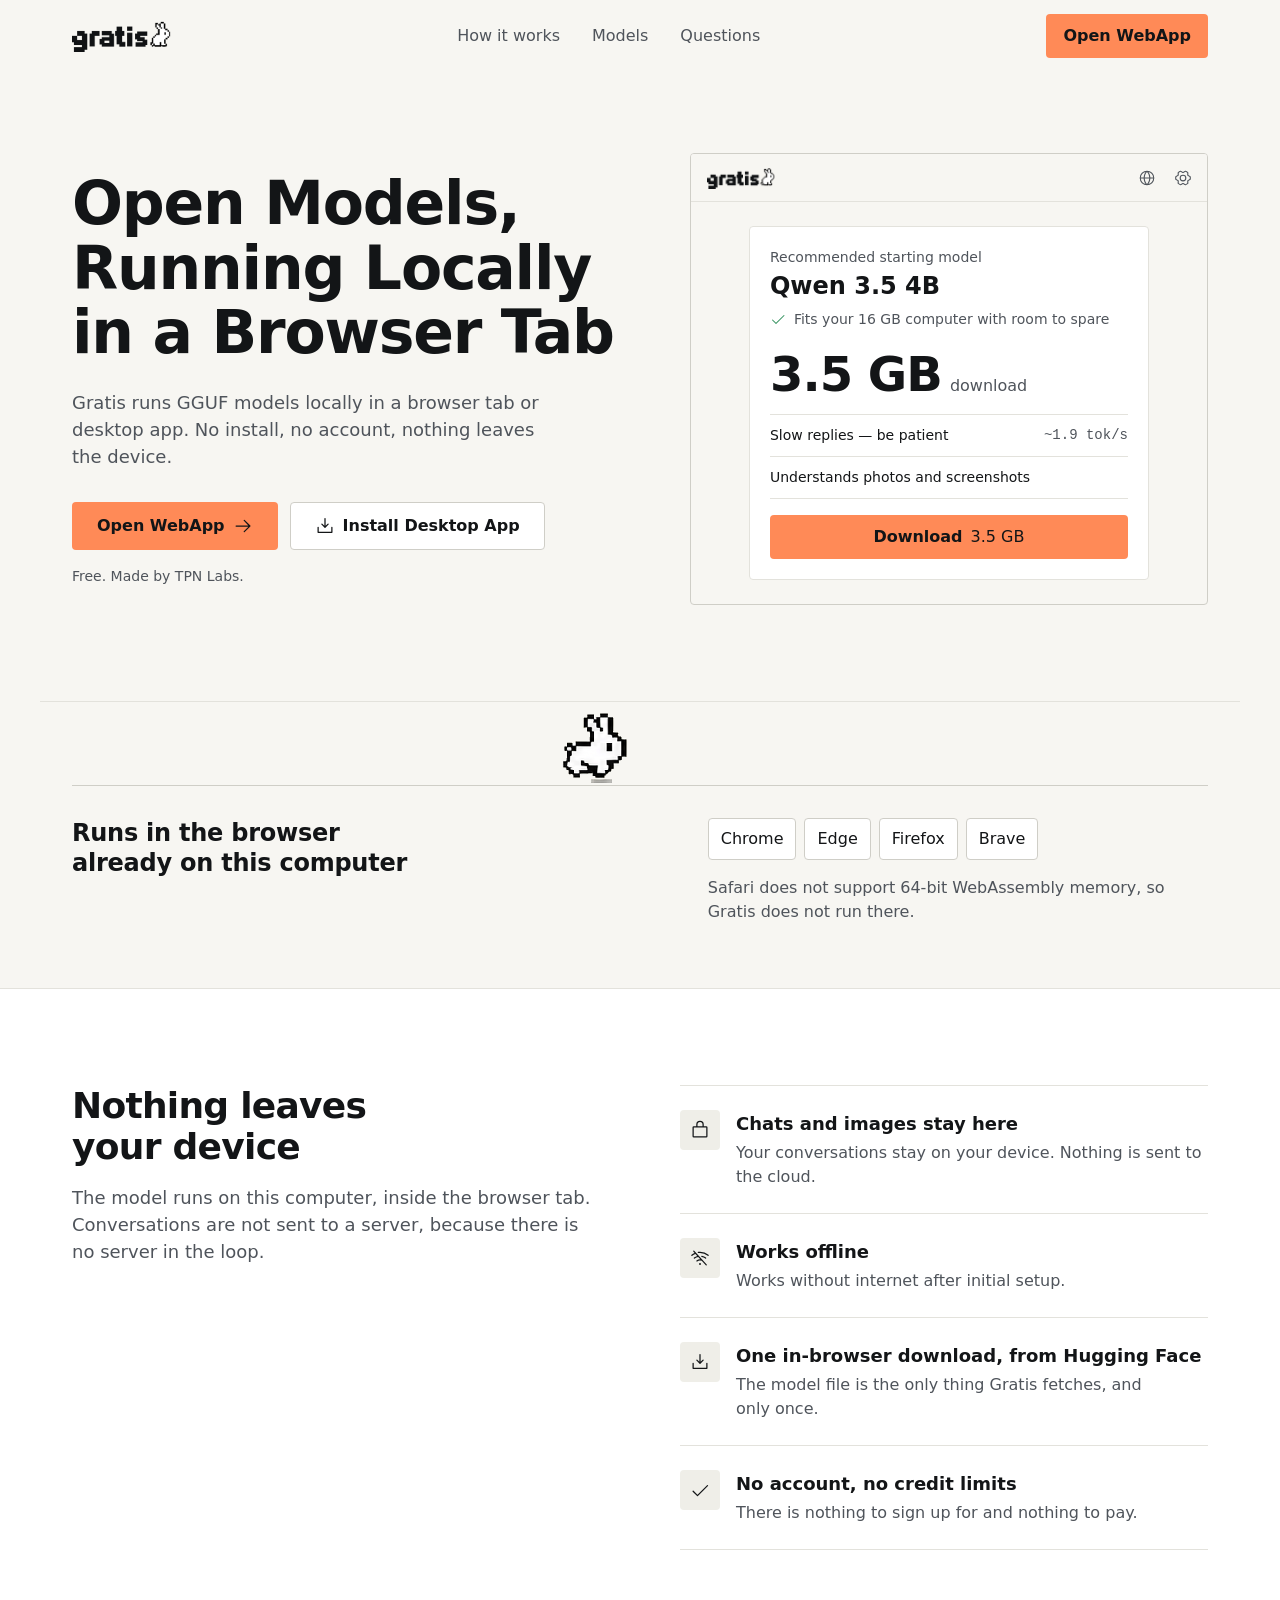
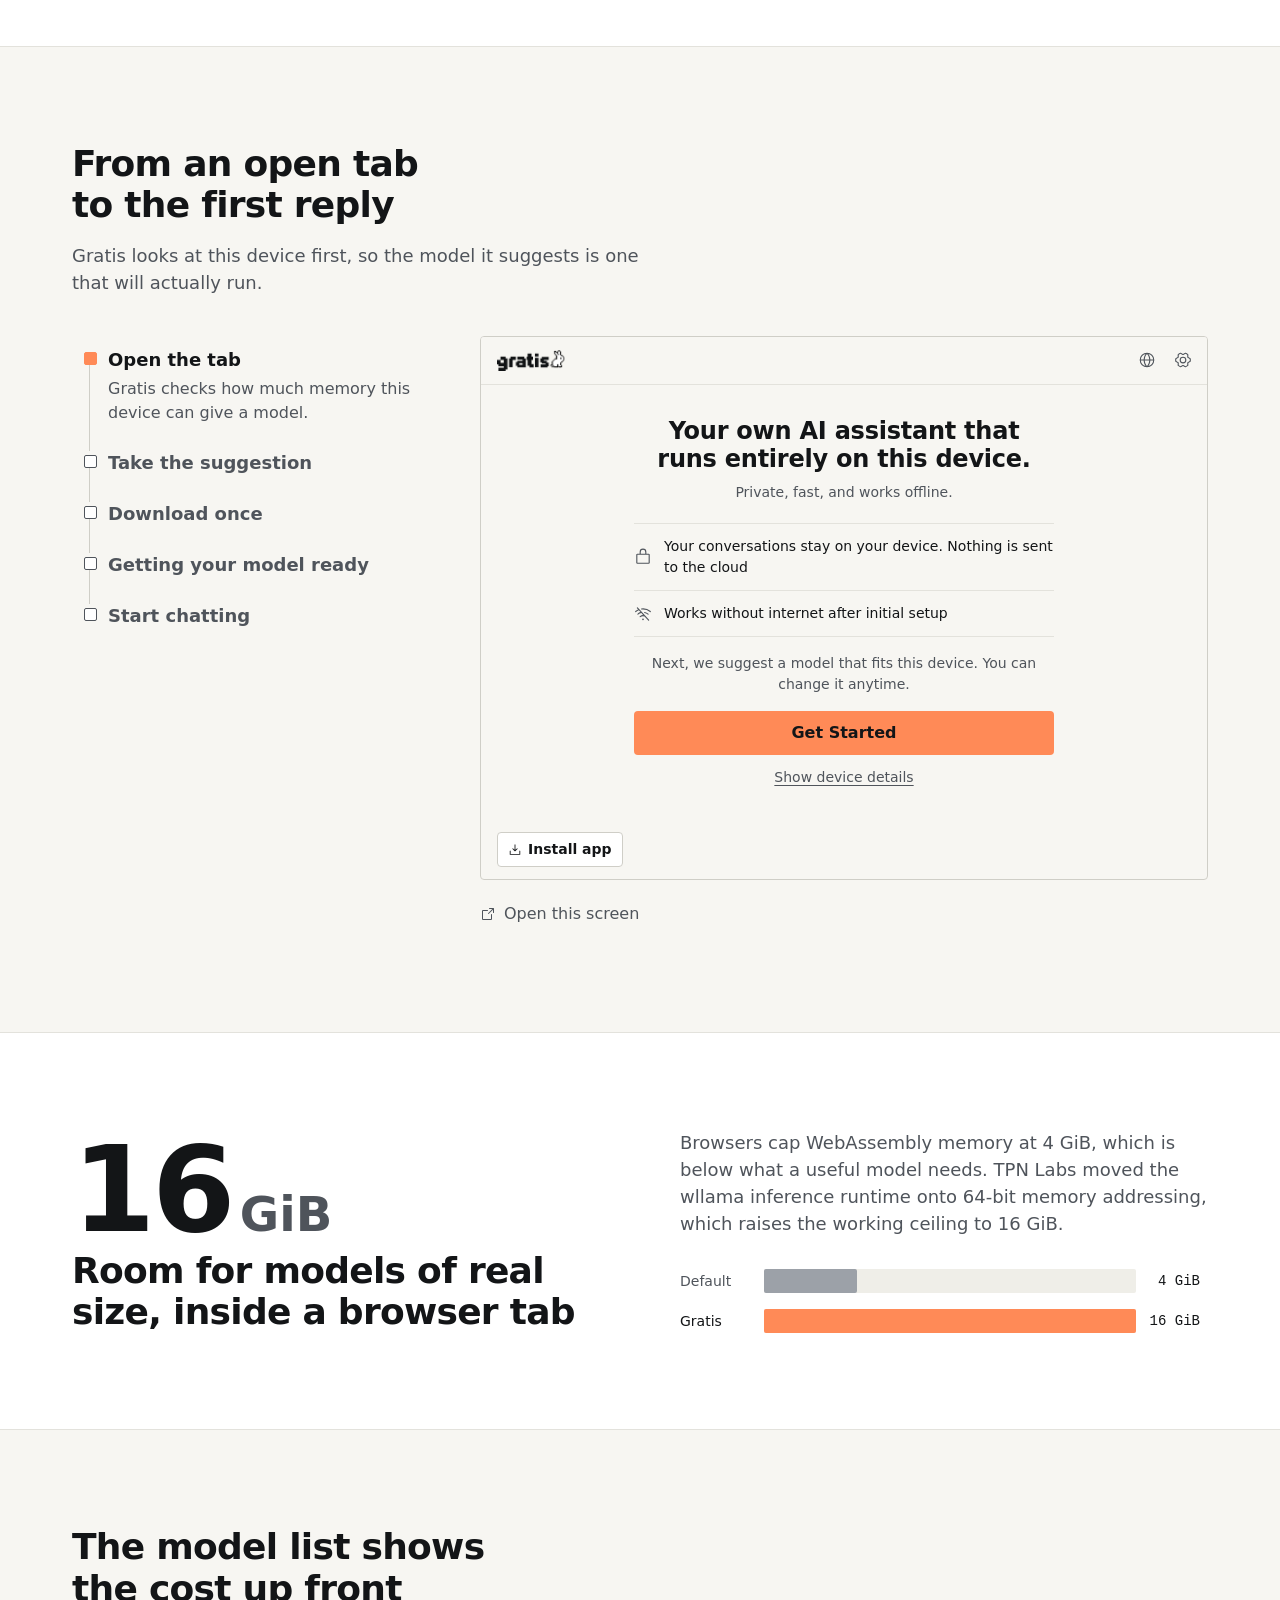
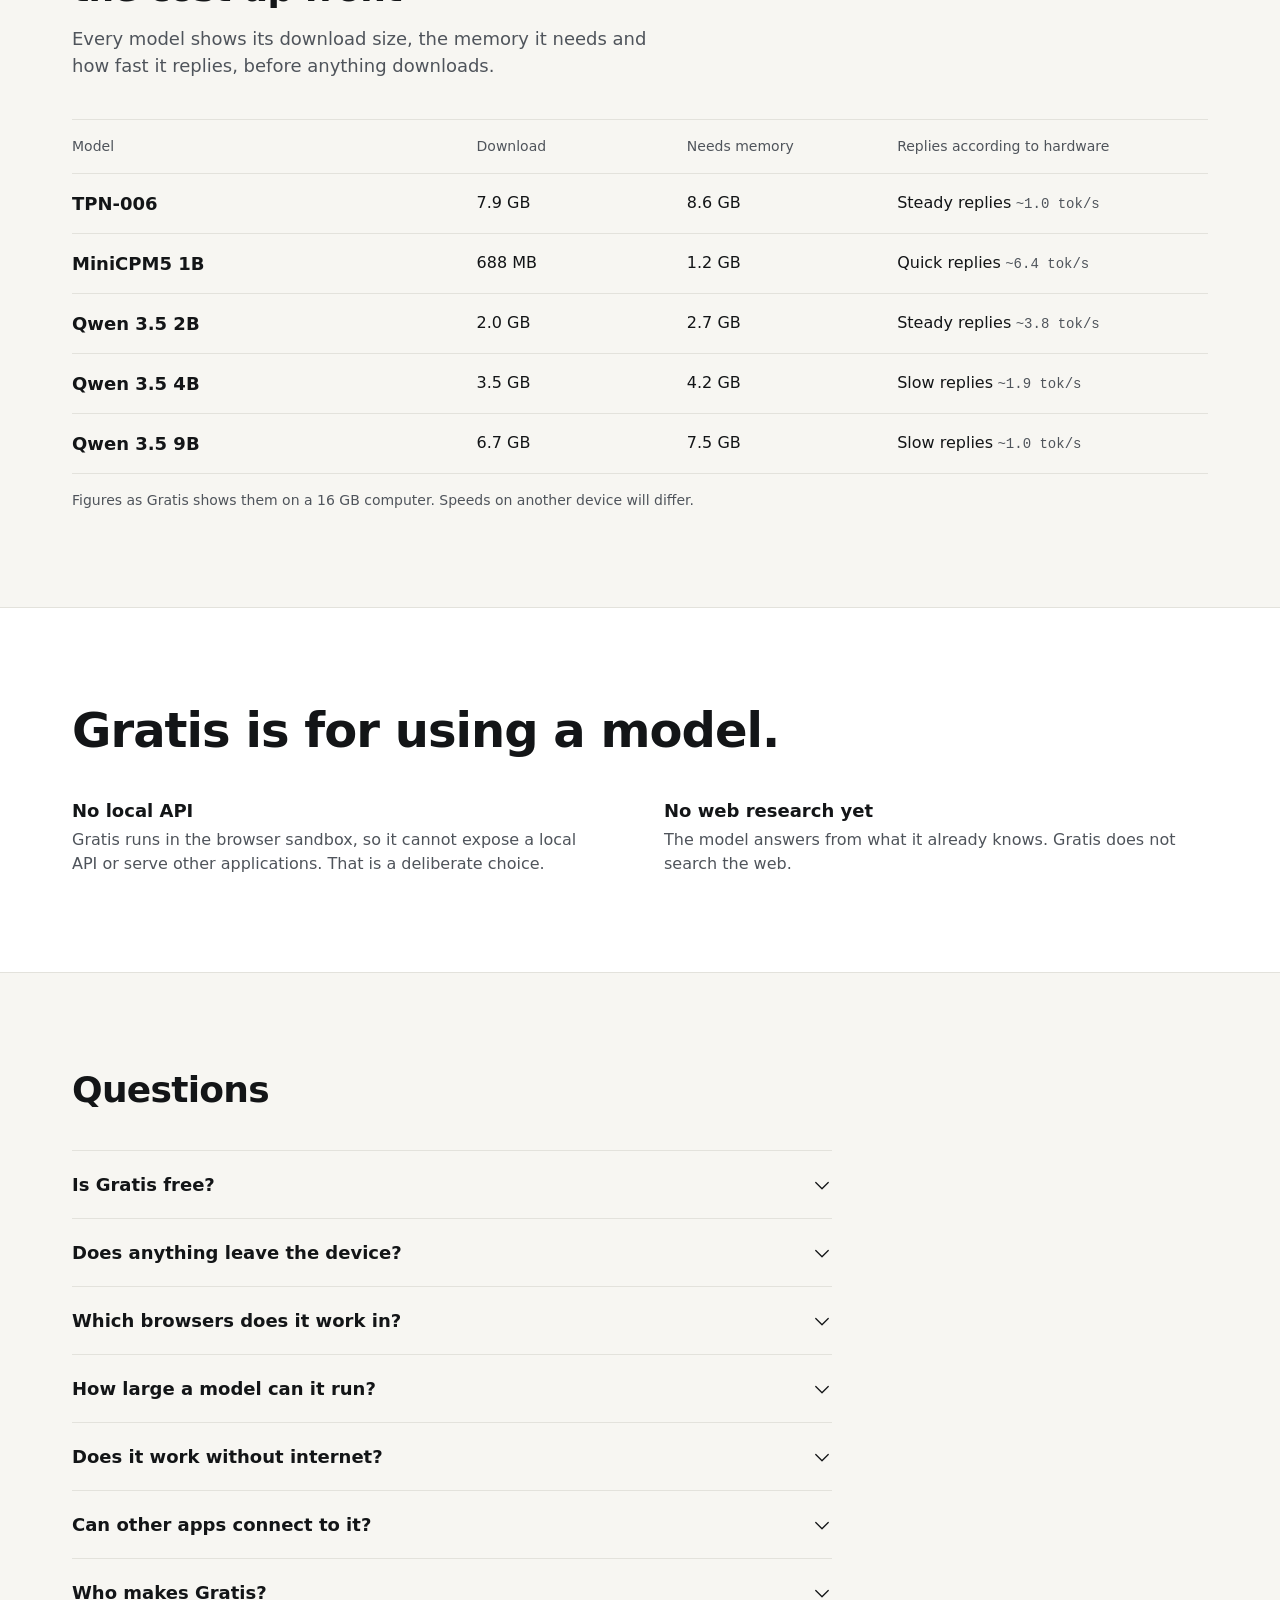
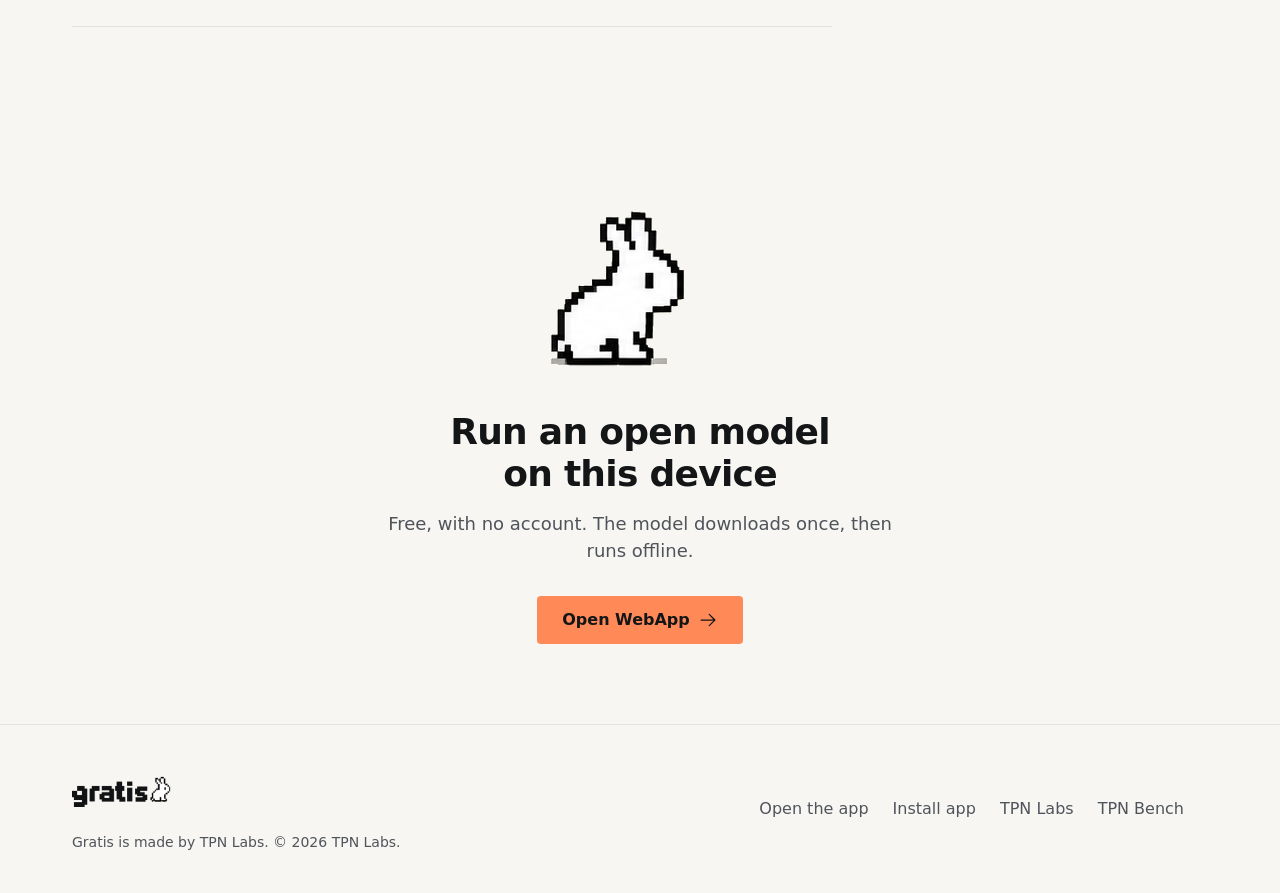
<file: index.html>
<!doctype html>
<html lang="en"><head>
<meta charset="utf-8">
<meta name="viewport" content="width=device-width, initial-scale=1">
<title>Gratis: open AI models that run locally in a browser tab</title>
<meta name="description" content="Gratis runs GGUF models locally in a browser tab or desktop app. No install, no account, nothing leaves the device. Free, from TPN Labs.">
<meta property="og:title" content="Gratis: open AI models that run locally in a browser tab">
<meta property="og:description" content="No install, no account, nothing leaves the device. Free, from TPN Labs.">
<meta property="og:type" content="website">
<meta property="og:url" content="https://gratis.trueperformancenetwork.com/">
<meta property="og:image" content="gratis-logo-con-bunny-6-10-07-cb6e.png">
<link rel="icon" href="favicon-32-5615.png">
<style>
:root{--bg:#F7F6F2;--surface:#FFFFFF;--sunk:#EFEEE8;--ink:#131517;--ink2:#4F545B;--line:#E3E2DC;--line2:#CFCEC7;--accent:#FF8A57;--accent-h:#FF7A40;--accent-d:#E2541C;--f:"Instrument Sans",system-ui,sans-serif;--m:"IBM Plex Mono",ui-monospace,monospace;--ease:cubic-bezier(0.32,0.72,0,1)}
*{box-sizing:border-box;margin:0;padding:0}
html{-webkit-text-size-adjust:100%;scroll-behavior:smooth}
body{background:var(--bg);color:var(--ink);font:400 16px/1.5 var(--f);overflow-x:hidden}
img{display:block;max-width:100%}
a{color:inherit}
ul,ol{list-style:none}
button{font:inherit;color:inherit}
:focus-visible{outline:2px solid var(--accent-d);outline-offset:2px}
.skip{position:absolute;left:-9999px;top:8px;background:var(--ink);color:#fff;padding:12px 16px;border-radius:4px;z-index:50}
.skip:focus{left:16px}
.sr{position:absolute;width:1px;height:1px;overflow:hidden;clip:rect(0 0 0 0);white-space:nowrap}
.wrap{max-width:1200px;margin:0 auto;padding:0 20px}
.muted{color:var(--ink2)}
.mono{font-family:var(--m);font-weight:500}
.btn{display:inline-flex;align-items:center;justify-content:center;gap:8px;min-height:48px;padding:0 24px;border-radius:4px;font-weight:600;font-size:16px;text-decoration:none;border:1px solid transparent;cursor:pointer;transition:background-color .2s var(--ease),border-color .2s var(--ease),transform .1s;white-space:nowrap}
.btn:active{transform:translateY(1px)}
.btn-primary{background:var(--accent);color:var(--ink)}
.btn-primary:hover{background:var(--accent-h)}
.btn-quiet{background:var(--surface);border-color:var(--line2)}
.btn-quiet:hover{border-color:var(--ink)}
.btn-sm{min-height:44px;padding:0 16px}
/* sprites: the sheets' cream ground is keyed out by #key, so the bunny sits on the page with no box */
.sprite{position:relative;overflow:hidden;height:200px;flex:none}
.sprite img{position:absolute;top:-395px;left:0;width:1774px;height:887px;max-width:none;image-rendering:pixelated;image-rendering:crisp-edges;filter:url(#key)}
.sprite.eat{width:300px}.sprite.eat img{transform:translateX(-38px);animation:eat 2.6s step-end infinite}
@keyframes eat{0%{transform:translateX(-38px)}24%{transform:translateX(-293px)}40%{transform:translateX(-603px)}52%{transform:translateX(-887px)}64%{transform:translateX(-1169px)}76%,100%{transform:translateX(-1452px)}}
.lane{position:relative;height:84px}
.runner{position:absolute;left:0;bottom:0;width:100px;height:84px;overflow:hidden;will-change:transform}
.runner img{position:absolute;left:-327px;top:-272px;width:800px;height:585px;max-width:none;image-rendering:pixelated;image-rendering:crisp-edges;filter:url(#key)}
.i{flex:none}
.site{position:sticky;top:0;z-index:10;background:rgba(247,246,242,.96);border-bottom:1px solid transparent;transition:border-color .2s}
.site.scrolled{border-bottom-color:var(--line)}
.site .row{display:flex;align-items:center;justify-content:space-between;height:72px;gap:16px}
.logo{display:inline-flex;align-items:center;min-height:44px}
.logo img{height:32px;width:auto}
.site nav{display:none;gap:32px}
.site nav a{text-decoration:none;color:var(--ink2);font-weight:500;padding:12px 0}
.site nav a:hover{color:var(--ink)}
/* app screen frame, used in the hero and the walkthrough */
.screen{background:var(--bg);border:1px solid var(--line2);border-radius:4px;overflow:hidden;display:flex;flex-direction:column;width:100%}
.s-bar{display:flex;align-items:center;justify-content:space-between;height:48px;padding:0 8px 0 16px;border-bottom:1px solid var(--line);background:var(--bg);flex:none}
.s-bar img{height:22px;width:auto}
.s-ic{display:flex;gap:4px;color:var(--ink2)}
.s-ic span{width:32px;height:32px;display:grid;place-items:center}
.s-body{flex:1;display:flex;flex-direction:column;justify-content:center;padding:24px 20px}
.s-foot{padding:12px 16px;flex:none}
.s-install{display:inline-flex;align-items:center;gap:6px;padding:6px 10px;border:1px solid var(--line2);border-radius:4px;background:var(--surface);font-size:14px;font-weight:600}
.s-card{background:var(--surface);border:1px solid var(--line);border-radius:4px;padding:20px;width:100%;max-width:400px;margin:0 auto}
.s-top{font-size:14px;color:var(--ink2)}
.s-name{font-size:24px;font-weight:600;margin-top:4px;line-height:1.2}
.fit{display:flex;gap:8px;align-items:center;font-size:14px;margin-top:8px;color:var(--ink2)}
.fit .i{color:#2F8F5B}
.big{display:flex;align-items:baseline;gap:8px;margin-top:20px}
.big b{font-size:48px;line-height:1;font-weight:600;letter-spacing:-0.02em}
.big span{color:var(--ink2)}
.facts{margin-top:16px;border-top:1px solid var(--line)}
.facts li{display:flex;justify-content:space-between;gap:16px;padding:10px 0;border-bottom:1px solid var(--line);font-size:14px}
.facts li span:last-child{color:var(--ink2);text-align:right;white-space:nowrap}
.seg{display:grid;grid-template-columns:1fr 1fr;margin-top:16px;border:1px solid var(--line2);border-radius:4px;overflow:hidden;font-size:14px}
.seg span{padding:8px 12px;text-align:center}
.seg span:first-child{background:var(--ink);color:#fff}
.s-btn{margin-top:16px;display:flex;justify-content:center;align-items:center;gap:8px;min-height:44px;border-radius:4px;background:var(--accent);font-weight:600}
.s-btn span{font-weight:500}
.s-link{margin-top:12px;font-size:14px;color:var(--ink2);text-align:center;text-decoration:underline;text-underline-offset:3px}
.s-center{text-align:center;max-width:420px;margin:0 auto;width:100%;display:flex;flex-direction:column;align-items:center}
.s-h{font-size:24px;line-height:1.2;font-weight:600;letter-spacing:-0.01em;text-wrap:balance}
.s-sub{margin-top:8px;color:var(--ink2);font-size:14px;text-wrap:pretty}
.s-rows{margin-top:20px;width:100%;text-align:left;border-top:1px solid var(--line)}
.s-rows li{display:flex;gap:12px;align-items:center;padding:12px 0;border-bottom:1px solid var(--line);font-size:14px}
.s-rows .i{color:var(--ink2)}
.s-pct{margin-top:20px;font-size:60px;line-height:1;font-weight:600;letter-spacing:-0.03em}
.s-pct span{font-size:24px;color:var(--ink2);margin-left:2px}
.s-lane{width:100%;margin-top:12px}
.s-track{width:100%;height:8px;background:var(--sunk);border-radius:2px;overflow:hidden}
.s-track i{display:block;height:100%;width:42%;background:var(--accent)}
.s-meta{width:100%;display:flex;justify-content:space-between;margin-top:8px;font-size:14px;color:var(--ink2)}
.s-status{margin-top:16px;font-size:14px;color:var(--ink2);display:inline-flex;align-items:center;gap:8px;padding:6px 10px;background:var(--surface);border:1px solid var(--line);border-radius:4px}
.s-status::before{content:"";width:8px;height:8px;border-radius:1px;background:var(--accent)}
.s-chip{display:inline-flex;align-items:center;gap:4px;margin-left:12px;padding:4px 8px;border:1px solid var(--line);border-radius:4px;background:var(--surface);font-size:14px;font-weight:600}
.s-barl{display:flex;align-items:center}
.s-comp{width:100%;margin-top:24px;background:var(--surface);border:1px solid var(--line2);border-radius:4px;padding:8px}
.s-comp p{padding:6px 8px 12px;font-size:14px;color:#80858B;text-align:left}
.s-tools{display:flex;align-items:center;gap:4px;color:var(--ink2)}
.s-tools>span{width:32px;height:32px;display:grid;place-items:center}
.s-tools .s-fast{width:auto;display:inline-flex;gap:6px;padding:0 8px;border:1px solid var(--line);border-radius:4px;font-size:14px;font-weight:500}
.s-tools .s-send{margin-left:auto;background:var(--sunk);border-radius:4px;color:#80858B}
.s-lock{display:flex;gap:6px;align-items:flex-start;justify-content:center}
.s-lock .i{margin-top:3px}
.hero{padding:48px 0 64px}
.hero-grid{display:grid;gap:48px;align-items:center}
h1{font-size:40px;line-height:1.08;font-weight:600;letter-spacing:-0.02em;text-wrap:balance;max-width:640px}
.lead{font-size:18px;color:var(--ink2);margin-top:24px;max-width:520px;text-wrap:pretty}
.ctas{display:flex;flex-wrap:wrap;gap:12px;margin-top:32px}
.note{margin-top:16px;font-size:14px;color:var(--ink2)}
.hero .screen{max-width:520px;justify-self:center}
.hero .s-body{padding:24px 16px}
.browsers{padding:0 0 64px}
.br-wrap{border-top:1px solid var(--line);padding-top:32px}
.br-lane{border-bottom:1px solid var(--line2)}
.br-text{margin-top:32px}
.h3{font-size:24px;line-height:1.25;font-weight:600;letter-spacing:-0.01em;text-wrap:balance}
.chips{display:flex;flex-wrap:wrap;gap:8px;margin-top:16px}
.chips li{white-space:nowrap;padding:8px 12px;border:1px solid var(--line2);border-radius:4px;background:var(--surface);font-weight:500}
.br-note{margin-top:16px;color:var(--ink2);max-width:520px}
.sec{padding:64px 0}
.sec-alt{background:var(--surface);border-top:1px solid var(--line);border-bottom:1px solid var(--line)}
h2{font-size:30px;line-height:1.15;font-weight:600;letter-spacing:-0.02em;text-wrap:balance;max-width:640px}
.sec-lead{margin-top:16px;color:var(--ink2);font-size:18px;max-width:600px;text-wrap:pretty}
.priv{display:grid;gap:40px}
.rows li{display:grid;grid-template-columns:40px 1fr;gap:16px;padding:24px 0;border-top:1px solid var(--line)}
.rows li:last-child{border-bottom:1px solid var(--line)}
.ico{width:40px;height:40px;display:grid;place-items:center;border-radius:4px;background:var(--sunk);color:var(--ink)}
.rows h3{font-size:18px;font-weight:600}
.rows p{color:var(--ink2);margin-top:4px;text-wrap:pretty}
.walk{margin-top:40px;display:grid;gap:24px}
.steps{display:flex;flex-direction:column}
.step{position:relative;display:block;width:100%;text-align:left;background:none;border:0;cursor:pointer;padding:10px 12px 14px 36px;border-radius:4px;min-height:44px}
.step::before{content:"";position:absolute;left:17px;top:28px;bottom:-12px;width:1px;background:var(--line2)}
.step:last-child::before{display:none}
.step::after{content:"";position:absolute;left:12px;top:16px;width:11px;height:11px;border-radius:2px;background:var(--surface);border:1px solid var(--ink2)}
.step[aria-selected=true]::after{background:var(--accent);border-color:var(--accent)}
.step:hover{background:var(--surface)}
.st{display:block;font-weight:600;font-size:18px;color:var(--ink2)}
.step[aria-selected=true] .st{color:var(--ink)}
.sd{display:none;margin-top:4px;color:var(--ink2);max-width:340px;text-wrap:pretty}
.step[aria-selected=true] .sd{display:block}
.pane .screen{min-height:460px}
.pane{animation:paneIn .4s var(--ease) both}
@keyframes paneIn{from{opacity:0;transform:translateY(6px)}to{opacity:1;transform:none}}
.open{display:inline-flex;align-items:center;gap:8px;margin-top:12px;min-height:44px;color:var(--ink2);font-weight:500;text-decoration:none}
.open:hover{color:var(--ink);text-decoration:underline}
.mem{display:grid;gap:40px;align-items:center}
.mem-num{font-size:72px;line-height:1;font-weight:600;letter-spacing:-0.03em}
.mem-num span{font-size:30px;margin-left:8px;color:var(--ink2);letter-spacing:0}
.bars{display:grid;gap:16px;margin-top:32px;max-width:520px}
.bar-row{display:grid;grid-template-columns:72px 1fr;gap:12px;align-items:center;font-size:14px}
.tw{display:flex;align-items:center;gap:8px}
.track{flex:1;height:24px;background:var(--sunk);border-radius:2px;position:relative}
.fill{position:absolute;left:0;top:0;bottom:0;border-radius:2px}
.v{font-family:var(--m);font-weight:500;font-size:14px;width:56px;text-align:right}
.mtable{margin-top:40px;border-top:1px solid var(--line)}
.mrow{display:grid;grid-template-columns:1fr 1fr;gap:4px 16px;padding:16px 0;border-bottom:1px solid var(--line)}
.mrow .n{grid-column:1/-1;font-weight:600;font-size:18px}
.mrow .c{font-size:14px;color:var(--ink2)}
.mrow .c b{display:block;color:var(--ink);font-weight:500;font-size:16px}
.mhead{display:none}
.mcap{margin-top:16px;font-size:14px;color:var(--ink2)}
.limits{display:grid;gap:24px;margin-top:40px}
.limits p{color:var(--ink2);max-width:520px;text-wrap:pretty}
.limits h3{font-size:18px;font-weight:600;margin-bottom:4px}
.limits a{color:var(--ink)}
.statement{font-size:36px;line-height:1.1;font-weight:600;letter-spacing:-0.02em;max-width:880px;text-wrap:balance}
.faq{margin-top:40px;max-width:760px;border-top:1px solid var(--line)}
.faq details{border-bottom:1px solid var(--line)}
.faq summary{cursor:pointer;list-style:none;display:flex;justify-content:space-between;align-items:center;gap:16px;padding:20px 0;font-weight:600;font-size:18px;min-height:44px}
.faq summary::-webkit-details-marker{display:none}
.faq summary svg{transition:transform .25s var(--ease);flex:none}
.faq details[open] summary svg{transform:rotate(180deg)}
.faq details p{padding:0 0 24px;color:var(--ink2);max-width:640px;text-wrap:pretty}
.faq a{color:var(--ink)}
.end{padding:64px 0 80px;text-align:center}
.end .sprite{margin:0 auto 24px}
.end h2{margin:0 auto}
.end .sec-lead{margin:16px auto 0}
.end .ctas{justify-content:center}
footer{border-top:1px solid var(--line);padding:40px 0}
.foot{display:flex;flex-direction:column;gap:24px}
.foot ul{display:flex;flex-wrap:wrap;gap:0 24px}
.foot a{text-decoration:none;color:var(--ink2);display:inline-block;padding:10px 0}
.foot a:hover{color:var(--ink);text-decoration:underline}
.small{font-size:14px;color:var(--ink2)}
@media (min-width:720px){
 .wrap{padding:0 32px}
 .site nav{display:flex}
 h1{font-size:60px}
 h2{font-size:36px}
 .hero{padding:80px 0 96px}
 .br-text{display:flex;gap:48px;align-items:flex-start;justify-content:space-between}
 .br-text .chips{margin-top:0}
 .sec{padding:96px 0}
 .s-body{padding:32px}
 .mhead{display:grid}
 .mrow{grid-template-columns:2fr 1fr 1fr 1.6fr;align-items:center}
 .mrow .n{grid-column:auto}
 .mrow .c b{display:inline}
 .mrow .c .lbl{display:none}
 .mhead .c{font-weight:500}
 .limits{grid-template-columns:1fr 1fr;gap:48px}
 .statement{font-size:48px}
 .foot{flex-direction:row;justify-content:space-between;align-items:center}
}
@media (min-width:1024px){
 .hero-grid{grid-template-columns:1.1fr 1fr}
 .priv,.mem{grid-template-columns:1fr 1fr;gap:80px}
 .mem-num{font-size:120px}
 .mem-num span{font-size:48px}
 .walk{grid-template-columns:360px 1fr;gap:48px;align-items:start}
 .pane .screen{min-height:520px}
}
@media (prefers-reduced-motion:reduce){
 html{scroll-behavior:auto}
 .sprite.eat img{animation:none}
 .pane{animation:none}
 *{transition:none!important}
}
</style>
</head>
<body>
<svg width="0" height="0" style="position:absolute" aria-hidden="true" focusable="false">
 <filter id="key" color-interpolation-filters="sRGB" x="0" y="0" width="100%" height="100%"><feColorMatrix in="SourceGraphic" type="matrix" values="0 0 0 0 0 0 0 0 0 0 0 0 0 0 0 0.2126 0.7152 0.0722 0 0" result="l"></feColorMatrix><feComponentTransfer in="l" result="b"><feFuncA type="discrete" tableValues="0 0 0 0 0 0 0 0 1 1"></feFuncA></feComponentTransfer><feColorMatrix in="SourceGraphic" type="matrix" values="0 0 0 0 0 0 0 0 0 0 0 0 0 0 0 1 0 -1 0 0" result="w"></feColorMatrix><feComponentTransfer in="w" result="w2"><feFuncA type="discrete" tableValues="0 1 1 1 1 1 1 1 1 1 1 0 0 0 0 0 0 0 0 0 0 0 0 0 0 0 0 0 0 0 0 0 0 0 0 0 0 0 0 0 0 0 0 0 0 0 0 0 0 0 0 0 0 0 0 0 0 0 0 0"></feFuncA></feComponentTransfer><feComposite in="b" in2="w2" operator="in" result="m"></feComposite><feComposite in="SourceGraphic" in2="m" operator="out"></feComposite></filter>
 <symbol id="i-globe" viewBox="0 0 256 256"><path fill="currentColor" d="M128,24h0A104,104,0,1,0,232,128,104.12,104.12,0,0,0,128,24Zm87.62,96H175.79C174,83.49,159.94,57.67,148.41,42.4A88.19,88.19,0,0,1,215.63,120ZM96.23,136h63.54c-2.31,41.61-22.23,67.11-31.77,77C118.45,203.1,98.54,177.6,96.23,136Zm0-16C98.54,78.39,118.46,52.89,128,43c9.55,9.93,29.46,35.43,31.77,77Zm11.36-77.6C96.06,57.67,82,83.49,80.21,120H40.37A88.19,88.19,0,0,1,107.59,42.4ZM40.37,136H80.21c1.82,36.51,15.85,62.33,27.38,77.6A88.19,88.19,0,0,1,40.37,136Zm108,77.6c11.53-15.27,25.56-41.09,27.38-77.6h39.84A88.19,88.19,0,0,1,148.41,213.6Z"></path></symbol>
 <symbol id="i-gear" viewBox="0 0 256 256"><path fill="currentColor" d="M128,80a48,48,0,1,0,48,48A48.05,48.05,0,0,0,128,80Zm0,80a32,32,0,1,1,32-32A32,32,0,0,1,128,160Zm109.94-52.79a8,8,0,0,0-3.89-5.4l-29.83-17-.12-33.62a8,8,0,0,0-2.83-6.08,111.91,111.91,0,0,0-36.72-20.67,8,8,0,0,0-6.46.59L128,41.85,97.88,25a8,8,0,0,0-6.47-.6A112.1,112.1,0,0,0,54.73,45.15a8,8,0,0,0-2.83,6.07l-.15,33.65-29.83,17a8,8,0,0,0-3.89,5.4,106.47,106.47,0,0,0,0,41.56,8,8,0,0,0,3.89,5.4l29.83,17,.12,33.62a8,8,0,0,0,2.83,6.08,111.91,111.91,0,0,0,36.72,20.67,8,8,0,0,0,6.46-.59L128,214.15,158.12,231a7.91,7.91,0,0,0,3.9,1,8.09,8.09,0,0,0,2.57-.42,112.1,112.1,0,0,0,36.68-20.73,8,8,0,0,0,2.83-6.07l.15-33.65,29.83-17a8,8,0,0,0,3.89-5.4A106.47,106.47,0,0,0,237.94,107.21Zm-15,34.91-28.57,16.25a8,8,0,0,0-3,3c-.58,1-1.19,2.06-1.81,3.06a7.94,7.94,0,0,0-1.22,4.21l-.15,32.25a95.89,95.89,0,0,1-25.37,14.3L134,199.13a8,8,0,0,0-3.91-1h-.19c-1.21,0-2.43,0-3.64,0a8.08,8.08,0,0,0-4.1,1l-28.84,16.1A96,96,0,0,1,67.88,201l-.11-32.2a8,8,0,0,0-1.22-4.22c-.62-1-1.23-2-1.8-3.06a8.09,8.09,0,0,0-3-3.06l-28.6-16.29a90.49,90.49,0,0,1,0-28.26L61.67,97.63a8,8,0,0,0,3-3c.58-1,1.19-2.06,1.81-3.06a7.94,7.94,0,0,0,1.22-4.21l.15-32.25a95.89,95.89,0,0,1,25.37-14.3L122,56.87a8,8,0,0,0,4.1,1c1.21,0,2.43,0,3.64,0a8.08,8.08,0,0,0,4.1-1l28.84-16.1A96,96,0,0,1,188.12,55l.11,32.2a8,8,0,0,0,1.22,4.22c.62,1,1.23,2,1.8,3.06a8.09,8.09,0,0,0,3,3.06l28.6,16.29A90.49,90.49,0,0,1,222.9,142.12Z"></path></symbol>
 <symbol id="i-lock" viewBox="0 0 256 256"><path fill="currentColor" d="M208,80H176V56a48,48,0,0,0-96,0V80H48A16,16,0,0,0,32,96V208a16,16,0,0,0,16,16H208a16,16,0,0,0,16-16V96A16,16,0,0,0,208,80ZM96,56a32,32,0,0,1,64,0V80H96ZM208,208H48V96H208V208Z"></path></symbol>
 <symbol id="i-wifi" viewBox="0 0 256 256"><path fill="currentColor" d="M213.92,210.62a8,8,0,1,1-11.84,10.76l-52-57.15a60,60,0,0,0-57.41,7.24,8,8,0,1,1-9.42-12.93A75.43,75.43,0,0,1,128,144c1.28,0,2.55,0,3.82.1L104.9,114.49A108,108,0,0,0,61,135.31,8,8,0,0,1,49.73,134,8,8,0,0,1,51,122.77a124.27,124.27,0,0,1,41.71-21.66L69.37,75.4a155.43,155.43,0,0,0-40.29,24A8,8,0,0,1,18.92,87,171.87,171.87,0,0,1,58,62.86L42.08,45.38A8,8,0,1,1,53.92,34.62ZM128,192a12,12,0,1,0,12,12A12,12,0,0,0,128,192ZM237.08,87A172.3,172.3,0,0,0,106,49.4a8,8,0,1,0,2,15.87A158.33,158.33,0,0,1,128,64a156.25,156.25,0,0,1,98.92,35.37A8,8,0,0,0,237.08,87ZM195,135.31a8,8,0,0,0,11.24-1.3,8,8,0,0,0-1.3-11.24,124.25,124.25,0,0,0-51.73-24.2A8,8,0,1,0,150,114.24,108.12,108.12,0,0,1,195,135.31Z"></path></symbol>
 <symbol id="i-dl" viewBox="0 0 256 256"><path fill="currentColor" d="M224,144v64a8,8,0,0,1-8,8H40a8,8,0,0,1-8-8V144a8,8,0,0,1,16,0v56H208V144a8,8,0,0,1,16,0Zm-101.66,5.66a8,8,0,0,0,11.32,0l40-40a8,8,0,0,0-11.32-11.32L136,124.69V32a8,8,0,0,0-16,0v92.69L93.66,98.34a8,8,0,0,0-11.32,11.32Z"></path></symbol>
 <symbol id="i-check" viewBox="0 0 256 256"><path fill="currentColor" d="M229.66,77.66l-128,128a8,8,0,0,1-11.32,0l-56-56a8,8,0,0,1,11.32-11.32L96,188.69,218.34,66.34a8,8,0,0,1,11.32,11.32Z"></path></symbol>
 <symbol id="i-arrow" viewBox="0 0 256 256"><path fill="currentColor" d="M221.66,133.66l-72,72a8,8,0,0,1-11.32-11.32L196.69,136H40a8,8,0,0,1,0-16H196.69L138.34,61.66a8,8,0,0,1,11.32-11.32l72,72A8,8,0,0,1,221.66,133.66Z"></path></symbol>
 <symbol id="i-chev" viewBox="0 0 256 256"><path fill="currentColor" d="M213.66,101.66l-80,80a8,8,0,0,1-11.32,0l-80-80A8,8,0,0,1,53.66,90.34L128,164.69l74.34-74.35a8,8,0,0,1,11.32,11.32Z"></path></symbol>
 <symbol id="i-clip" viewBox="0 0 256 256"><path fill="currentColor" d="M209.66,122.34a8,8,0,0,1,0,11.32l-82.05,82a56,56,0,0,1-79.2-79.21L147.67,35.73a40,40,0,1,1,56.61,56.55L105,193A24,24,0,1,1,71,159L154.3,74.38A8,8,0,1,1,165.7,85.6L82.39,170.31a8,8,0,1,0,11.27,11.36L192.93,81A24,24,0,1,0,159,47L59.76,147.68a40,40,0,1,0,56.53,56.62l82.06-82A8,8,0,0,1,209.66,122.34Z"></path></symbol>
 <symbol id="i-mic" viewBox="0 0 256 256"><path fill="currentColor" d="M128,176a48.05,48.05,0,0,0,48-48V64a48,48,0,0,0-96,0v64A48.05,48.05,0,0,0,128,176ZM96,64a32,32,0,0,1,64,0v64a32,32,0,0,1-64,0Zm40,143.6V240a8,8,0,0,1-16,0V207.6A80.11,80.11,0,0,1,48,128a8,8,0,0,1,16,0,64,64,0,0,0,128,0,8,8,0,0,1,16,0A80.11,80.11,0,0,1,136,207.6Z"></path></symbol>
 <symbol id="i-gauge" viewBox="0 0 256 256"><path fill="currentColor" d="M207.06,72.67A111.24,111.24,0,0,0,128,40h-.4C66.07,40.21,16,91,16,153.13V176a16,16,0,0,0,16,16H224a16,16,0,0,0,16-16V152A111.25,111.25,0,0,0,207.06,72.67ZM224,176H119.71l54.76-75.3a8,8,0,0,0-12.94-9.42L99.92,176H32V153.13c0-3.08.15-6.12.43-9.13H56a8,8,0,0,0,0-16H35.27c10.32-38.86,44-68.24,84.73-71.66V80a8,8,0,0,0,16,0V56.33A96.14,96.14,0,0,1,221,128H200a8,8,0,0,0,0,16h23.67c.21,2.65.33,5.31.33,8Z"></path></symbol>
 <symbol id="i-up" viewBox="0 0 256 256"><path fill="currentColor" d="M205.66,117.66a8,8,0,0,1-11.32,0L136,59.31V216a8,8,0,0,1-16,0V59.31L61.66,117.66a8,8,0,0,1-11.32-11.32l72-72a8,8,0,0,1,11.32,0l72,72A8,8,0,0,1,205.66,117.66Z"></path></symbol>
 <symbol id="i-out" viewBox="0 0 256 256"><path fill="currentColor" d="M224,104a8,8,0,0,1-16,0V59.32l-66.33,66.34a8,8,0,0,1-11.32-11.32L196.68,48H152a8,8,0,0,1,0-16h64a8,8,0,0,1,8,8Zm-40,24a8,8,0,0,0-8,8v72H48V80h72a8,8,0,0,0,0-16H48A16,16,0,0,0,32,80V208a16,16,0,0,0,16,16H176a16,16,0,0,0,16-16V136A8,8,0,0,0,184,128Z"></path></symbol>
</svg>
<a class="skip" href="#main">Skip to content</a>
<header class="site" id="top">
 <div class="wrap row">
  <a class="logo" href="index.html"><img src="gratis-logo-con-bunny-6-10-07-cb6e.png" alt="Gratis" width="99" height="32"></a>
  <nav aria-label="Main"><a href="#how">How it works</a><a href="#models">Models</a><a href="#faq">Questions</a></nav>
  <a class="btn btn-primary btn-sm" href="app.html">Open WebApp</a>
 </div>
</header>

<main id="main">
 <section class="hero" aria-labelledby="h-hero">
  <div class="wrap hero-grid">
   <div>
    <h1 id="h-hero">Open Models, Running Locally in a Browser Tab</h1>
    <p class="lead">Gratis runs GGUF models locally in a browser tab or desktop app. No install, no account, nothing leaves the device.</p>
    <div class="ctas">
     <a class="btn btn-primary" href="app.html">Open WebApp<svg class="i" width="20" height="20" aria-hidden="true"><use href="#i-arrow"></use></svg></a>
     <a class="btn btn-quiet" href="https://gratis.trueperformancenetwork.com/get-app"><svg class="i" width="20" height="20" aria-hidden="true"><use href="#i-dl"></use></svg>Install Desktop App</a>
    </div>
    <p class="note">Free. Made by TPN Labs.</p>
   </div>
   <figure class="screen" aria-label="The Gratis model picker screen">
    <div class="s-bar" aria-hidden="true"><img src="gratis-logo-con-bunny-6-10-07-cb6e.png" alt="" width="68" height="22"><span class="s-ic"><span><svg width="18" height="18"><use href="#i-globe"></use></svg></span><span><svg width="18" height="18"><use href="#i-gear"></use></svg></span></span></div>
    <div class="s-body">
     <div class="s-card">
      <p class="s-top">Recommended starting model</p>
      <p class="s-name">Qwen 3.5 4B</p>
      <p class="fit"><svg class="i" width="16" height="16" aria-hidden="true"><use href="#i-check"></use></svg>Fits your 16 GB computer with room to spare</p>
      <p class="big"><b>3.5 GB</b><span>download</span></p>
      <ul class="facts">
       <li><span>Slow replies — be patient</span><span class="mono">~1.9 tok/s</span></li>
       <li><span>Understands photos and screenshots</span><span></span></li>
      </ul>
      <div class="s-btn" aria-hidden="true">Download <span>3.5 GB</span></div>
     </div>
    </div>
    <figcaption class="sr">The picker suggests a model that fits the device and shows the download size first.</figcaption>
   </figure>
  </div>
 </section>

 <section class="browsers" aria-labelledby="h-br">
  <div class="wrap br-wrap">
   <div class="lane br-lane" id="heroLane" role="img" aria-label="The Gratis bunny runs from one burrow to the next">
    <div class="runner" id="heroRunner"><img src="pixel-bunny-burrow-animation-s-c847.jpg" alt="" width="800" height="585"></div>
   </div>
   <div class="br-text">
    <h2 id="h-br" class="h3">Runs in the browser already on this computer</h2>
    <div>
     <ul class="chips" aria-label="Supported browsers"><li>Chrome</li><li>Edge</li><li>Firefox</li><li>Brave</li></ul>
     <p class="br-note">Safari does not support 64-bit WebAssembly memory, so Gratis does not run there.</p>
    </div>
   </div>
  </div>
 </section>

 <section class="sec sec-alt" aria-labelledby="h-priv">
  <div class="wrap priv">
   <div>
    <h2 id="h-priv">Nothing leaves your device</h2>
    <p class="sec-lead">The model runs on this computer, inside the browser tab. Conversations are not sent to a server, because there is no server in the loop.</p>
   </div>
   <ul class="rows">
    <li><span class="ico"><svg width="20" height="20" aria-hidden="true"><use href="#i-lock"></use></svg></span><div><h3>Chats and images stay here</h3><p>Your conversations stay on your device. Nothing is sent to the cloud.</p></div></li>
    <li><span class="ico"><svg width="20" height="20" aria-hidden="true"><use href="#i-wifi"></use></svg></span><div><h3>Works offline</h3><p>Works without internet after initial setup.</p></div></li>
    <li><span class="ico"><svg width="20" height="20" aria-hidden="true"><use href="#i-dl"></use></svg></span><div><h3>One in-browser download, from Hugging Face</h3><p>The model file is the only thing Gratis fetches, and only once.</p></div></li>
    <li><span class="ico"><svg width="20" height="20" aria-hidden="true"><use href="#i-check"></use></svg></span><div><h3>No account, no credit limits</h3><p>There is nothing to sign up for and nothing to pay.</p></div></li>
   </ul>
  </div>
 </section>

 <section class="sec" id="how" aria-labelledby="h-how">
  <div class="wrap">
   <h2 id="h-how">From an open tab to the first reply</h2>
   <p class="sec-lead">Gratis looks at this device first, so the model it suggests is one that will actually run.</p>
   <div class="walk" id="walk">
    <div class="steps" role="tablist" aria-label="Walkthrough of the Gratis app" aria-orientation="vertical">
     <button class="step" role="tab" id="t-welcome" aria-controls="p-welcome" aria-selected="true"><span class="st">Open the tab</span><span class="sd">Gratis checks how much memory this device can give a model.</span></button>
     <button class="step" role="tab" id="t-pick" aria-controls="p-pick" aria-selected="false" tabindex="-1"><span class="st">Take the suggestion</span><span class="sd">Next, we suggest a model that fits this device. You can change it anytime.</span></button>
     <button class="step" role="tab" id="t-dl" aria-controls="p-dl" aria-selected="false" tabindex="-1"><span class="st">Download once</span><span class="sd">This is a one-time download. After this, everything works offline.</span></button>
     <button class="step" role="tab" id="t-load" aria-controls="p-load" aria-selected="false" tabindex="-1"><span class="st">Getting your model ready</span><span class="sd">Loading it into memory — this can take up to a minute.</span></button>
     <button class="step" role="tab" id="t-chat" aria-controls="p-chat" aria-selected="false" tabindex="-1"><span class="st">Start chatting</span><span class="sd">You are using a local model. Nobody can see what you do.</span></button>
    </div>
    <div class="panes">
     <div class="pane" role="tabpanel" id="p-welcome" aria-labelledby="t-welcome">
      <div class="screen" aria-hidden="true">
       <div class="s-bar"><img src="gratis-logo-con-bunny-6-10-07-cb6e.png" alt="" width="68" height="22"><span class="s-ic"><span><svg width="18" height="18"><use href="#i-globe"></use></svg></span><span><svg width="18" height="18"><use href="#i-gear"></use></svg></span></span></div>
       <div class="s-body"><div class="s-center">
        <p class="s-h">Your own AI assistant that runs entirely on this device.</p>
        <p class="s-sub">Private, fast, and works offline.</p>
        <ul class="s-rows">
         <li><svg class="i" width="18" height="18"><use href="#i-lock"></use></svg>Your conversations stay on your device. Nothing is sent to the cloud</li>
         <li><svg class="i" width="18" height="18"><use href="#i-wifi"></use></svg>Works without internet after initial setup</li>
        </ul>
        <p class="s-sub" style="margin-top:16px">Next, we suggest a model that fits this device. You can change it anytime.</p>
        <div class="s-btn" style="width:100%">Get Started</div>
        <p class="s-link">Show device details</p>
       </div></div>
       <div class="s-foot"><span class="s-install"><svg width="14" height="14"><use href="#i-dl"></use></svg>Install app</span></div>
      </div>
      <a class="open" href="app.html"><svg class="i" width="16" height="16" aria-hidden="true"><use href="#i-out"></use></svg>Open this screen</a>
     </div>
     <div class="pane" role="tabpanel" id="p-pick" aria-labelledby="t-pick" hidden="">
      <div class="screen" aria-hidden="true">
       <div class="s-bar"><img src="gratis-logo-con-bunny-6-10-07-cb6e.png" alt="" width="68" height="22"><span class="s-ic"><span><svg width="18" height="18"><use href="#i-globe"></use></svg></span><span><svg width="18" height="18"><use href="#i-gear"></use></svg></span></span></div>
       <div class="s-body">
        <div class="s-card">
         <p class="s-top">Recommended starting model</p>
         <p class="s-name">Qwen 3.5 4B</p>
         <p class="fit"><svg class="i" width="16" height="16"><use href="#i-check"></use></svg>Fits your 16 GB computer with room to spare</p>
         <p class="big"><b>3.5 GB</b><span>download</span></p>
         <ul class="facts">
          <li><span>Slow replies — be patient</span><span class="mono">~1.9 tok/s</span></li>
          <li><span>Understands photos and screenshots</span><span></span></li>
         </ul>
         <div class="seg"><span>Smarter</span><span>Faster</span></div>
         <div class="s-btn">Download <span>3.5 GB</span></div>
         <p class="s-link">Browse all models</p>
        </div>
       </div>
      </div>
      <a class="open" href="app-pick.html"><svg class="i" width="16" height="16" aria-hidden="true"><use href="#i-out"></use></svg>Open this screen</a>
     </div>
     <div class="pane" role="tabpanel" id="p-dl" aria-labelledby="t-dl" hidden="">
      <div class="screen" aria-hidden="true">
       <div class="s-bar"><img src="gratis-logo-con-bunny-6-10-07-cb6e.png" alt="" width="68" height="22"><span class="s-ic"><span><svg width="18" height="18"><use href="#i-globe"></use></svg></span></span></div>
       <div class="s-body"><div class="s-center">
        <p class="s-h">Downloading your model</p>
        <p class="s-sub">Qwen 3.5 4B — this is a one-time download. After this, everything works offline.</p>
        <p class="s-pct">42<span>%</span></p>
        <div class="lane s-lane" id="dlLane"><div class="runner" id="dlRunner"><img src="pixel-bunny-burrow-animation-s-c847.jpg" alt="" width="800" height="585"></div></div>
        <div class="s-track"><i></i></div>
        <div class="s-meta"><span>1.5 GB / 3.5 GB</span></div>
       </div></div>
       <div class="s-foot"><span class="s-install"><svg width="14" height="14"><use href="#i-dl"></use></svg>Install app</span></div>
      </div>
      <a class="open" href="app-download.html?model=qwen35-4b"><svg class="i" width="16" height="16" aria-hidden="true"><use href="#i-out"></use></svg>Open this screen</a>
     </div>
     <div class="pane" role="tabpanel" id="p-load" aria-labelledby="t-load" hidden="">
      <div class="screen" aria-hidden="true">
       <div class="s-bar"><img src="gratis-logo-con-bunny-6-10-07-cb6e.png" alt="" width="68" height="22"><span class="s-ic"><span><svg width="18" height="18"><use href="#i-globe"></use></svg></span></span></div>
       <div class="s-body"><div class="s-center">
        <div class="sprite eat"><img src="bunny-eating-carrot-sprite-she-069f.png" alt="" width="1774" height="887"></div>
        <p class="s-h" style="margin-top:8px">Getting your model ready</p>
        <p class="s-sub">Qwen 3.5 4B is downloaded. Loading it into memory — this can take up to a minute.</p>
        <p class="s-status">Loading the model with graphics acceleration</p>
       </div></div>
       <div class="s-foot"><span class="s-install"><svg width="14" height="14"><use href="#i-dl"></use></svg>Install app</span></div>
      </div>
      <a class="open" href="app-loading.html?model=qwen35-4b"><svg class="i" width="16" height="16" aria-hidden="true"><use href="#i-out"></use></svg>Open this screen</a>
     </div>
     <div class="pane" role="tabpanel" id="p-chat" aria-labelledby="t-chat" hidden="">
      <div class="screen" aria-hidden="true">
       <div class="s-bar"><span class="s-barl"><img src="gratis-logo-con-bunny-6-10-07-cb6e.png" alt="" width="68" height="22"><span class="s-chip">Qwen 3.5 4B<svg width="12" height="12"><use href="#i-chev"></use></svg></span></span><span class="s-ic"><span><svg width="18" height="18"><use href="#i-globe"></use></svg></span><span><svg width="18" height="18"><use href="#i-gear"></use></svg></span></span></div>
       <div class="s-body"><div class="s-center">
        <p class="s-h">What can I help with?</p>
        <p class="s-sub s-lock"><svg class="i" width="14" height="14"><use href="#i-lock"></use></svg>You are using a local model. Nobody can see what you do.</p>
        <div class="s-comp">
         <p>Message</p>
         <div class="s-tools"><span><svg width="18" height="18"><use href="#i-clip"></use></svg></span><span><svg width="18" height="18"><use href="#i-mic"></use></svg></span><span class="s-fast"><svg width="14" height="14"><use href="#i-gauge"></use></svg>Faster</span><span class="s-send"><svg width="18" height="18"><use href="#i-up"></use></svg></span></div>
        </div>
       </div></div>
      </div>
      <a class="open" href="app-chat.html?model=qwen35-4b"><svg class="i" width="16" height="16" aria-hidden="true"><use href="#i-out"></use></svg>Open this screen</a>
     </div>
    </div>
   </div>
  </div>
 </section>

 <section class="sec sec-alt" aria-labelledby="h-mem">
  <div class="wrap mem">
   <div>
    <p class="mem-num" aria-hidden="true">16<span>GiB</span></p>
    <h2 id="h-mem">Room for models of real size, inside a browser tab</h2>
   </div>
   <div>
    <p class="sec-lead" style="margin-top:0">Browsers cap WebAssembly memory at 4 GiB, which is below what a useful model needs. TPN Labs moved the wllama inference runtime onto 64-bit memory addressing, which raises the working ceiling to 16 GiB.</p>
    <div class="bars" role="img" aria-label="Memory a model can use in the browser: 4 GiB by default, 16 GiB with 64-bit memory in Gratis">
     <div class="bar-row"><span class="muted">Default</span><div class="tw"><div class="track"><div class="fill" style="width:25%;background:#9CA1A8"></div></div><span class="v">4 GiB</span></div></div>
     <div class="bar-row"><span>Gratis</span><div class="tw"><div class="track"><div class="fill" style="width:100%;background:var(--accent)"></div></div><span class="v">16 GiB</span></div></div>
    </div>
   </div>
  </div>
 </section>

 <section class="sec" id="models" aria-labelledby="h-models">
  <div class="wrap">
   <h2 id="h-models">The model list shows the cost up front</h2>
   <p class="sec-lead">Every model shows its download size, the memory it needs and how fast it replies, before anything downloads.</p>
   <div class="mtable" role="table" aria-label="Some of the models in Gratis">
    <div class="mrow mhead" role="row"><span class="c" role="columnheader">Model</span><span class="c" role="columnheader">Download</span><span class="c" role="columnheader">Needs memory</span><span class="c" role="columnheader">Replies according to hardware</span></div>
    <div class="mrow" role="row"><span class="n" role="cell">TPN-006</span><span class="c" role="cell"><span class="lbl">Download </span><b>7.9 GB</b></span><span class="c" role="cell"><span class="lbl">Needs memory </span><b>8.6 GB</b></span><span class="c" role="cell"><b>Steady replies</b> <span class="mono">~1.0 tok/s</span></span></div>
    <div class="mrow" role="row"><span class="n" role="cell">MiniCPM5 1B</span><span class="c" role="cell"><span class="lbl">Download </span><b>688 MB</b></span><span class="c" role="cell"><span class="lbl">Needs memory </span><b>1.2 GB</b></span><span class="c" role="cell"><b>Quick replies</b> <span class="mono">~6.4 tok/s</span></span></div>
    <div class="mrow" role="row"><span class="n" role="cell">Qwen 3.5 2B</span><span class="c" role="cell"><span class="lbl">Download </span><b>2.0 GB</b></span><span class="c" role="cell"><span class="lbl">Needs memory </span><b>2.7 GB</b></span><span class="c" role="cell"><b>Steady replies</b> <span class="mono">~3.8 tok/s</span></span></div>
    <div class="mrow" role="row"><span class="n" role="cell">Qwen 3.5 4B</span><span class="c" role="cell"><span class="lbl">Download </span><b>3.5 GB</b></span><span class="c" role="cell"><span class="lbl">Needs memory </span><b>4.2 GB</b></span><span class="c" role="cell"><b>Slow replies</b> <span class="mono">~1.9 tok/s</span></span></div>
    <div class="mrow" role="row"><span class="n" role="cell">Qwen 3.5 9B</span><span class="c" role="cell"><span class="lbl">Download </span><b>6.7 GB</b></span><span class="c" role="cell"><span class="lbl">Needs memory </span><b>7.5 GB</b></span><span class="c" role="cell"><b>Slow replies</b> <span class="mono">~1.0 tok/s</span></span></div>
   </div>
   <p class="mcap">Figures as Gratis shows them on a 16 GB computer. Speeds on another device will differ.</p>
  </div>
 </section>

 <section class="sec sec-alt" aria-labelledby="h-lim">
  <div class="wrap">
   <h2 id="h-lim" class="statement">Gratis is for using a model.&nbsp;</h2>
   <div class="limits">
    <div><h3>No local API</h3><p>Gratis runs in the browser sandbox, so it cannot expose a local API or serve other applications. That is a deliberate choice.</p></div>
    <div><h3>No web research yet</h3><p>The model answers from what it already knows. Gratis does not search the web.&nbsp;</p></div>
   </div>
  </div>
 </section>

 <section class="sec" id="faq" aria-labelledby="h-faq">
  <div class="wrap">
   <h2 id="h-faq">Questions</h2>
   <div class="faq">
    <details><summary>Is Gratis free?<svg width="20" height="20" aria-hidden="true"><use href="#i-chev"></use></svg></summary><p>Yes. There is no account, no subscription and nothing to pay. Gratis is made by TPN Labs.</p></details>
    <details><summary>Does anything leave the device?<svg width="20" height="20" aria-hidden="true"><use href="#i-chev"></use></svg></summary><p>No. Chats and images stay on this device. The only thing Gratis fetches is the model file, once, from Hugging Face.</p></details>
    <details><summary>Which browsers does it work in?<svg width="20" height="20" aria-hidden="true"><use href="#i-chev"></use></svg></summary><p>Chrome, Edge, Firefox and Brave. Safari does not support 64-bit WebAssembly memory, so Gratis does not run there.</p></details>
    <details><summary>How large a model can it run?<svg width="20" height="20" aria-hidden="true"><use href="#i-chev"></use></svg></summary><p>Gratis raises the working memory ceiling in the browser to 16 GiB, as far as the device allows. It suggests a model that fits this device and shows the memory each model needs before anything downloads.</p></details>
    <details><summary>Does it work without internet?<svg width="20" height="20" aria-hidden="true"><use href="#i-chev"></use></svg></summary><p>Yes, after initial setup. Once the model has downloaded, Gratis works offline.</p></details>
    <details><summary>Can other apps connect to it?<svg width="20" height="20" aria-hidden="true"><use href="#i-chev"></use></svg></summary><p>No. Gratis runs in the browser sandbox, so it cannot expose a local API or serve other applications. For building with models, <a href="https://bench.trueperformancenetwork.com">TPN Bench</a> is the place.</p></details>
    <details><summary>Who makes Gratis?<svg width="20" height="20" aria-hidden="true"><use href="#i-chev"></use></svg></summary><p>TPN Labs, the team behind the TPN subnet on Bittensor and TPN Bench.</p></details>
   </div>
  </div>
 </section>

 <section class="end" aria-labelledby="h-end">
  <div class="wrap">
   <div class="sprite eat" role="img" aria-label="The Gratis bunny eating a carrot"><img src="bunny-eating-carrot-sprite-she-069f.png" alt="" width="1774" height="887"></div>
   <h2 id="h-end">Run an open model on this device</h2>
   <p class="sec-lead">Free, with no account. The model downloads once, then runs offline.</p>
   <div class="ctas"><a class="btn btn-primary" href="app.html">Open WebApp<svg class="i" width="20" height="20" aria-hidden="true"><use href="#i-arrow"></use></svg></a></div>
  </div>
 </section>
</main>

<footer>
 <div class="wrap foot">
  <div>
   <a class="logo" href="index.html"><img src="gratis-logo-con-bunny-6-10-07-cb6e.png" alt="Gratis home" width="99" height="32"></a>
   <p class="small" style="margin-top:8px">Gratis is made by TPN Labs. © 2026 TPN Labs.</p>
  </div>
  <ul>
   <li><a href="app.html">Open the app</a></li>
   <li><a href="https://gratis.trueperformancenetwork.com/get-app">Install app</a></li>
   <li><a href="https://trueperformancenetwork.com">TPN Labs</a></li>
   <li><a href="https://bench.trueperformancenetwork.com">TPN Bench</a></li>
   <li></li>
  </ul>
 </div>
</footer>

<script>
(function(){
 var hd=document.getElementById('top');
 var sentinel=document.createElement('div');sentinel.style.cssText='position:absolute;top:0;height:1px;width:1px';document.body.prepend(sentinel);
 new IntersectionObserver(function(e){hd.classList.toggle('scrolled',!e[0].isIntersecting)}).observe(sentinel);
 var still=window.matchMedia('(prefers-reduced-motion: reduce)').matches;

 /* bunny frames on the burrow sheet as drawn at 800 x 585; the first row is trimmed at the top to hide the sheet's caption */
 var FR={1:[15,104],2:[102,104],3:[195,104],4:[293,104],5:[402,104],6:[25,272],7:[122,272],8:[220,272],9:[327,272],10:[430,272],11:[530,272],12:[627,272],13:[35,446],14:[145,446],15:[255,446],16:[365,446],17:[480,446]};
 function frame(box,n){var img=box.querySelector('img');img.style.left=-FR[n][0]+'px';img.style.top=-FR[n][1]+'px';box.style.clipPath=n<=5?'inset(12px 0 0 0)':'none'}
 function at(el,x){el.style.transform='translateX('+Math.round(x)+'px)'}

 var dlR=document.getElementById('dlRunner'),dlL=document.getElementById('dlLane');
 function placeDl(){frame(dlR,9);at(dlR,Math.max(0,(dlL.clientWidth-100)*0.42))}

 var hr=document.getElementById('heroRunner'),hl=document.getElementById('heroLane');
 if(still){frame(hr,9);at(hr,Math.max(0,(hl.clientWidth-100)/2))}
 else{
  var speed=0.14,t0=null,visible=false;
  new IntersectionObserver(function(e){visible=e[0].isIntersecting}).observe(hl);
  var loop=function(now){
   if(t0===null)t0=now;
   var W=hl.clientWidth-100,runMs=W/speed,total=550+runMs+550+900,t=(now-t0)%total;
   if(visible){
    if(t<550){frame(hr,1+Math.floor(t/110));at(hr,0)}
    else if(t<550+runMs){frame(hr,6+Math.floor(now/80)%7);at(hr,(t-550)*speed)}
    else if(t<1100+runMs){frame(hr,13+Math.min(4,Math.floor((t-550-runMs)/110)));at(hr,W)}
    else{frame(hr,17);at(hr,W)}
   }
   requestAnimationFrame(loop);
  };
  frame(hr,1);requestAnimationFrame(loop);
 }

 var tabs=[].slice.call(document.querySelectorAll('.step')),auto=null,touched=false,cur=0;
 function show(i,focus){
  cur=(i+tabs.length)%tabs.length;
  tabs.forEach(function(t,k){var on=k===cur;t.setAttribute('aria-selected',String(on));t.tabIndex=on?0:-1;document.getElementById(t.getAttribute('aria-controls')).hidden=!on});
  if(focus)tabs[cur].focus();
  if(tabs[cur].id==='t-dl')placeDl();
 }
 function stop(){touched=true;if(auto){clearInterval(auto);auto=null}}
 tabs.forEach(function(t,k){
  t.addEventListener('click',function(){stop();show(k)});
  t.addEventListener('keydown',function(e){
   if(e.key==='ArrowDown'||e.key==='ArrowRight'){e.preventDefault();stop();show(cur+1,true)}
   else if(e.key==='ArrowUp'||e.key==='ArrowLeft'){e.preventDefault();stop();show(cur-1,true)}
   else if(e.key==='Home'){e.preventDefault();stop();show(0,true)}
   else if(e.key==='End'){e.preventDefault();stop();show(tabs.length-1,true)}
  });
 });
 var walk=document.getElementById('walk');
 function start(){if(still||touched||auto)return;auto=setInterval(function(){show(cur+1)},5000)}
 walk.addEventListener('mouseenter',function(){if(auto){clearInterval(auto);auto=null}});
 walk.addEventListener('mouseleave',start);
 new IntersectionObserver(function(e){if(e[0].isIntersecting)start();else if(auto){clearInterval(auto);auto=null}},{threshold:.4}).observe(walk);
 window.addEventListener('resize',function(){if(tabs[cur].id==='t-dl')placeDl()});
})();
</script>


</body></html>
</file>
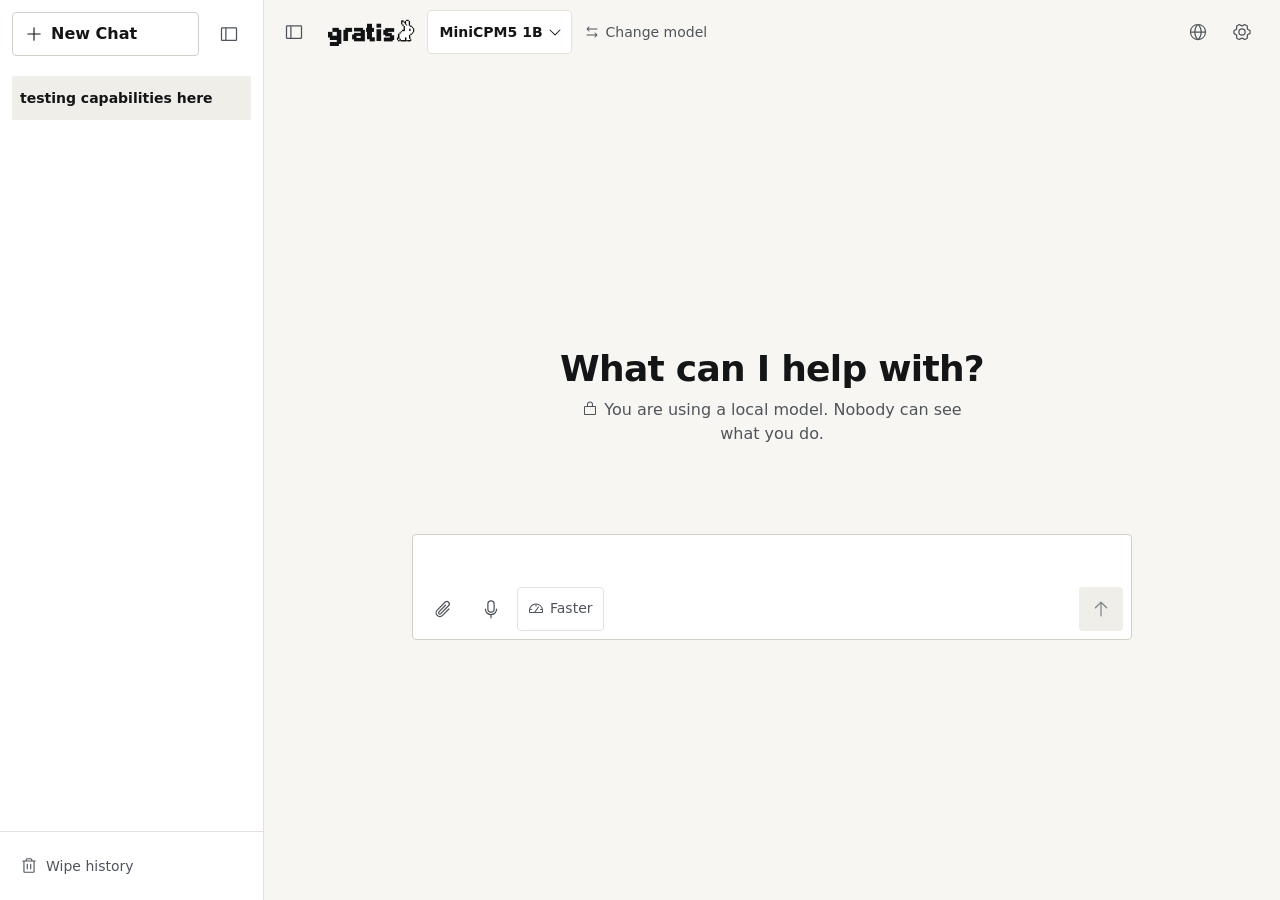
<file: app-chat.html>
<!doctype html>
<html lang="en">
<head>
<meta charset="utf-8">
<meta name="viewport" content="width=device-width, initial-scale=1">
<title>Chat in Gratis</title>
<meta name="description" content="You are using a local model. Nobody can see what you do.">
<meta property="og:title" content="Chat in Gratis">
<meta property="og:description" content="You are using a local model. Nobody can see what you do.">
<meta property="og:type" content="website">
<meta property="og:image" content="gratis-logo-con-bunny-6-10-07-cb6e.png">
<link rel="icon" href="favicon-32-5615.png">
<style>
:root{--bg:#F7F6F2;--surface:#FFFFFF;--sunk:#EFEEE8;--ink:#131517;--ink2:#4F545B;--line:#E3E2DC;--line2:#CFCEC7;--accent:#FF8A57;--accent-h:#FF7A40;--accent-d:#E2541C;--f:"Instrument Sans",system-ui,sans-serif;--m:"IBM Plex Mono",ui-monospace,monospace;--ease:cubic-bezier(0.32,0.72,0,1)}
*{box-sizing:border-box;margin:0;padding:0}
html,body{height:100%}
body{background:var(--bg);color:var(--ink);font:400 16px/1.5 var(--f);overflow:hidden}
img{display:block;max-width:100%}
a{color:inherit}
ul{list-style:none}
button,textarea{font:inherit;color:inherit}
:focus-visible{outline:2px solid var(--accent-d);outline-offset:2px}
.skip{position:absolute;left:-9999px;top:8px;background:var(--ink);color:#fff;padding:12px 16px;border-radius:4px;z-index:80}
.skip:focus{left:16px}
.sr{position:absolute;width:1px;height:1px;overflow:hidden;clip:rect(0 0 0 0);white-space:nowrap}
.mono{font-family:var(--m);font-weight:500}
.btn{display:inline-flex;align-items:center;justify-content:center;min-height:44px;padding:0 16px;border-radius:4px;font-weight:600;border:1px solid var(--line2);background:var(--surface);cursor:pointer}
.btn:hover{border-color:var(--ink)}
.icon-btn{width:44px;height:44px;display:inline-grid;place-items:center;border-radius:4px;background:none;border:0;cursor:pointer;color:var(--ink2);flex:none}
.icon-btn:hover{background:var(--sunk);color:var(--ink)}
.chat{display:flex;height:100vh;height:100dvh}
.side{width:264px;flex:none;display:flex;flex-direction:column;background:var(--surface);border-right:1px solid var(--line);position:fixed;inset:0 auto 0 0;z-index:40;transform:translateX(-100%);transition:transform .3s var(--ease);visibility:hidden}
.side.open{transform:none;visibility:visible}
.scrim{position:fixed;inset:0;background:rgba(19,21,23,.35);z-index:35}
.side-head{display:flex;align-items:center;gap:8px;padding:12px}
.newchat{display:inline-flex;align-items:center;gap:8px;min-height:44px;padding:0 12px;border:1px solid var(--line2);border-radius:4px;background:var(--surface);font-weight:600;cursor:pointer;flex:1}
.newchat:hover{border-color:var(--ink)}
.hist{flex:1;overflow:auto;padding:8px 12px}
.hist a{display:flex;align-items:center;min-height:44px;padding:0 8px;border-radius:2px;text-decoration:none;font-size:14px;white-space:nowrap;overflow:hidden;text-overflow:ellipsis}
.hist a:hover{background:var(--sunk)}
.hist a[aria-current=true]{background:var(--sunk);font-weight:600}
.hist .empty-h{font-size:14px;color:var(--ink2);padding:8px}
.side-foot{padding:12px;border-top:1px solid var(--line)}
.wipe{display:inline-flex;align-items:center;gap:8px;min-height:44px;padding:0 8px;border:0;background:none;color:var(--ink2);cursor:pointer;border-radius:4px;font-size:14px;font-weight:500}
.wipe:hover{color:var(--ink);background:var(--sunk)}
.mainc{flex:1;min-width:0;display:flex;flex-direction:column}
.bar{display:flex;align-items:center;gap:4px;height:64px;padding:0 8px 0 4px;flex:none}
.logo{display:inline-flex;align-items:center;min-height:44px;padding:0 8px;flex:none}
.logo img{height:28px;width:auto}
.modelpick{position:relative;min-width:0}
.mchip{display:inline-flex;align-items:center;gap:4px;min-height:44px;max-width:100%;padding:0 8px 0 12px;border:1px solid var(--line);border-radius:4px;background:var(--surface);font-weight:600;font-size:14px;cursor:pointer;min-width:0}
.mchip:hover{border-color:var(--line2)}
.mchip span{white-space:nowrap;overflow:hidden;text-overflow:ellipsis}
.change{display:none;align-items:center;gap:6px;min-height:44px;padding:0 8px;color:var(--ink2);text-decoration:none;font-size:14px;font-weight:500;border-radius:4px;white-space:nowrap}
.change:hover{color:var(--ink);background:var(--sunk)}
.bar-r{margin-left:auto;display:flex;align-items:center;position:relative;flex:none}
.menu{position:absolute;right:0;top:52px;background:var(--surface);border:1px solid var(--line);border-radius:4px;padding:8px;width:208px;z-index:50;max-height:70vh;overflow:auto}
.menu.left{left:0;right:auto;top:52px}
.menu button,.menu a{display:flex;justify-content:space-between;align-items:center;gap:8px;width:100%;text-align:left;padding:0 12px;min-height:44px;border:0;background:none;border-radius:2px;cursor:pointer;text-decoration:none}
.menu button:hover,.menu a:hover{background:var(--sunk)}
.menu button[aria-checked=true]{font-weight:600}
.menu button[aria-checked=true]::after{content:"";width:8px;height:8px;background:var(--accent);border-radius:1px}
.menu .cur{font-size:12px;color:var(--ink2);padding:8px 12px 4px}
.thread{flex:1;overflow:auto;padding:16px}
.inner{max-width:720px;margin:0 auto;width:100%;height:100%}
.empty{min-height:100%;display:flex;flex-direction:column;justify-content:center;align-items:center;text-align:center;padding:24px 0;animation:enter .5s var(--ease) both}
@keyframes enter{from{opacity:0;transform:translateY(8px)}to{opacity:1;transform:none}}
.empty h1{font-size:30px;line-height:1.15;font-weight:600;letter-spacing:-0.02em}
.empty p{margin-top:8px;color:var(--ink2);max-width:420px;text-wrap:pretty}
.empty p svg{display:inline-block;vertical-align:-2px;margin-right:6px}
.msgs{display:flex;flex-direction:column;gap:24px;padding:8px 0 24px}
.msg{animation:enter .3s var(--ease) both}
.msg.user{align-self:flex-end;max-width:85%;background:var(--surface);border:1px solid var(--line);border-radius:4px;padding:12px 16px;white-space:pre-wrap;overflow-wrap:anywhere}
.msg.bot .who{font-size:12px;font-weight:600;color:var(--ink2);margin-bottom:8px}
.ph{border:1px dashed var(--line2);border-radius:4px;padding:16px;color:var(--ink2);font-size:14px}
/* the sheet's cream ground is keyed out by #key: no box around the bunny */
.sprite{position:relative;overflow:hidden;width:300px;height:200px;max-width:100%}
.sprite img{position:absolute;top:-395px;left:0;width:1774px;height:887px;max-width:none;image-rendering:pixelated;image-rendering:crisp-edges;filter:url(#key);transform:translateX(-38px);animation:eat 2.6s step-end infinite}
@keyframes eat{0%{transform:translateX(-38px)}24%{transform:translateX(-293px)}40%{transform:translateX(-603px)}52%{transform:translateX(-887px)}64%{transform:translateX(-1169px)}76%,100%{transform:translateX(-1452px)}}
.thinking{font-size:14px;color:var(--ink2);margin-top:8px}
.composer{flex:none;padding:8px 12px 16px}
.box{max-width:720px;margin:0 auto;background:var(--surface);border:1px solid var(--line2);border-radius:4px;padding:8px}
.box:focus-within{border-color:var(--ink)}
.box textarea{display:block;width:100%;border:0;resize:none;background:none;padding:8px;min-height:44px;max-height:200px;outline:none}
.tools{display:flex;align-items:center;gap:4px}
.faster{display:inline-flex;align-items:center;gap:6px;min-height:44px;padding:0 10px;border:1px solid var(--line);border-radius:4px;font-size:14px;font-weight:500;color:var(--ink2);text-decoration:none;white-space:nowrap}
.faster:hover{color:var(--ink);border-color:var(--line2)}
.send{margin-left:auto;width:44px;height:44px;display:grid;place-items:center;border:0;border-radius:4px;background:var(--accent);color:var(--ink);cursor:pointer}
.send:hover{background:var(--accent-h)}
.send[disabled]{background:var(--sunk);color:#80858B;cursor:not-allowed}
dialog{border:1px solid var(--line);border-radius:4px;padding:0;width:min(560px,calc(100vw - 24px));max-height:calc(100dvh - 24px);background:var(--surface);color:var(--ink);margin:auto}
dialog[open]{display:flex;flex-direction:column}
dialog::backdrop{background:rgba(19,21,23,.4)}
.dlg-head{display:flex;justify-content:space-between;align-items:center;padding:12px 12px 0 24px}
.dlg-head h2{font-size:20px;font-weight:600}
.tabs{display:flex;gap:4px;padding:8px 24px 0;border-bottom:1px solid var(--line)}
.tabs button{background:none;border:0;border-bottom:2px solid transparent;padding:0 8px;min-height:44px;cursor:pointer;color:var(--ink2);font-weight:500;margin-bottom:-1px}
.tabs button[aria-selected=true]{color:var(--ink);border-bottom-color:var(--ink)}
.dlg-body{padding:24px;overflow:auto}
.fl{font-weight:600;display:block}
.help{font-size:14px;color:var(--ink2);margin-top:4px}
.dlg-body textarea{width:100%;border:1px solid var(--line2);border-radius:4px;padding:12px;margin-top:12px;min-height:48px;resize:vertical}
.set-row{display:flex;justify-content:space-between;align-items:flex-start;gap:16px;padding:24px 0;border-bottom:1px solid var(--line)}
.switch{flex:none;width:52px;height:44px;border:0;background:none;position:relative;cursor:pointer}
.switch::before{content:"";position:absolute;left:4px;top:8px;width:44px;height:28px;border-radius:14px;background:var(--line2);transition:background-color .2s}
.switch::after{content:"";position:absolute;top:11px;left:7px;width:22px;height:22px;border-radius:50%;background:#fff;transition:transform .2s var(--ease)}
.switch[aria-checked=true]::before{background:var(--ink)}
.switch[aria-checked=true]::after{transform:translateX(16px)}
.keys-h{margin-top:24px}
.keys div{display:flex;justify-content:space-between;align-items:center;padding:12px 0;border-bottom:1px solid var(--line);font-size:14px}
kbd{font-family:var(--m);font-size:12px;border:1px solid var(--line2);border-radius:2px;padding:2px 8px;background:var(--sunk);color:var(--ink2)}
.dlg-foot{display:flex;align-items:center;gap:12px;padding:16px 24px;border-top:1px solid var(--line);font-size:14px}
.dlg-foot .ver{color:var(--ink2)}
.dlg-foot .btn{margin-left:auto}
@media (min-width:960px){
 .side{position:static;transform:none;visibility:visible;transition:margin-left .3s var(--ease)}
 .side.collapsed{margin-left:-264px;visibility:hidden}
 .scrim{display:none}
 .bar{padding:0 16px 0 8px}
 .change{display:inline-flex}
 .empty h1{font-size:36px}
 .thread{padding:24px}
 .composer{padding:8px 24px 24px}
 .mainc.is-empty .thread{flex:0 0 auto;margin-top:auto;overflow:visible}
 .mainc.is-empty .composer{margin-bottom:auto}
 .mainc.is-empty .inner{height:auto}
}
@media (prefers-reduced-motion:reduce){*,*::before,*::after{animation:none!important;transition:none!important}.sprite img{transform:translateX(-38px)}}
</style>
</head>
<body>
<svg width="0" height="0" style="position:absolute" aria-hidden="true" focusable="false"><filter id="key" color-interpolation-filters="sRGB" x="0" y="0" width="100%" height="100%"><feColorMatrix in="SourceGraphic" type="matrix" values="0 0 0 0 0 0 0 0 0 0 0 0 0 0 0 0.2126 0.7152 0.0722 0 0" result="l"/><feComponentTransfer in="l" result="b"><feFuncA type="discrete" tableValues="0 0 0 0 0 0 0 0 1 1"/></feComponentTransfer><feColorMatrix in="SourceGraphic" type="matrix" values="0 0 0 0 0 0 0 0 0 0 0 0 0 0 0 1 0 -1 0 0" result="w"/><feComponentTransfer in="w" result="w2"><feFuncA type="discrete" tableValues="0 1 1 1 1 1 1 1 1 1 1 0 0 0 0 0 0 0 0 0 0 0 0 0 0 0 0 0 0 0 0 0 0 0 0 0 0 0 0 0 0 0 0 0 0 0 0 0 0 0 0 0 0 0 0 0 0 0 0 0"/></feComponentTransfer><feComposite in="b" in2="w2" operator="in" result="m"/><feComposite in="SourceGraphic" in2="m" operator="out"/></filter></svg>
<a class="skip" href="#msg">Skip to message box</a>
<div class="chat">
 <aside class="side" id="side" aria-label="Chats">
  <div class="side-head">
   <button class="newchat" id="newChat"><svg xmlns="http://www.w3.org/2000/svg" viewBox="0 0 256 256" fill="currentColor" width="18" height="18" aria-hidden="true"><path d="M224,128a8,8,0,0,1-8,8H136v80a8,8,0,0,1-16,0V136H40a8,8,0,0,1,0-16h80V40a8,8,0,0,1,16,0v80h80A8,8,0,0,1,224,128Z"/></svg>New Chat</button>
   <button class="icon-btn" id="sideClose" aria-label="Toggle Sidebar" aria-controls="side"><svg xmlns="http://www.w3.org/2000/svg" viewBox="0 0 256 256" fill="currentColor" width="20" height="20" aria-hidden="true"><path d="M216,40H40A16,16,0,0,0,24,56V200a16,16,0,0,0,16,16H216a16,16,0,0,0,16-16V56A16,16,0,0,0,216,40ZM40,56H80V200H40ZM216,200H96V56H216V200Z"/></svg></button>
  </div>
  <nav class="hist" aria-label="Chat history"><ul id="histList"><li><a href="#" aria-current="true">testing capabilities here</a></li></ul></nav>
  <div class="side-foot"><button class="wipe" id="wipe"><svg xmlns="http://www.w3.org/2000/svg" viewBox="0 0 256 256" fill="currentColor" width="18" height="18" aria-hidden="true"><path d="M216,48H176V40a24,24,0,0,0-24-24H104A24,24,0,0,0,80,40v8H40a8,8,0,0,0,0,16h8V208a16,16,0,0,0,16,16H192a16,16,0,0,0,16-16V64h8a8,8,0,0,0,0-16ZM96,40a8,8,0,0,1,8-8h48a8,8,0,0,1,8,8v8H96Zm96,168H64V64H192ZM112,104v64a8,8,0,0,1-16,0V104a8,8,0,0,1,16,0Zm48,0v64a8,8,0,0,1-16,0V104a8,8,0,0,1,16,0Z"/></svg>Wipe history</button></div>
 </aside>
 <div class="scrim" id="scrim" hidden></div>
 <div class="mainc is-empty" id="mainc">
  <header class="bar">
   <button class="icon-btn" id="sideOpen" aria-label="Toggle Sidebar" aria-controls="side" aria-expanded="false"><svg xmlns="http://www.w3.org/2000/svg" viewBox="0 0 256 256" fill="currentColor" width="20" height="20" aria-hidden="true"><path d="M216,40H40A16,16,0,0,0,24,56V200a16,16,0,0,0,16,16H216a16,16,0,0,0,16-16V56A16,16,0,0,0,216,40ZM40,56H80V200H40ZM216,200H96V56H216V200Z"/></svg></button>
   <a class="logo" href="index.html"><img src="gratis-logo-con-bunny-6-10-07-cb6e.png" alt="Gratis home" width="87" height="28"></a>
   <div class="modelpick">
    <button class="mchip" id="mBtn" aria-haspopup="true" aria-expanded="false" aria-controls="mMenu"><span class="mName">MiniCPM5 1B</span><svg xmlns="http://www.w3.org/2000/svg" viewBox="0 0 256 256" fill="currentColor" width="16" height="16" aria-hidden="true"><path d="M213.66,101.66l-80,80a8,8,0,0,1-11.32,0l-80-80A8,8,0,0,1,53.66,90.34L128,164.69l74.34-74.35a8,8,0,0,1,11.32,11.32Z"/></svg></button>
    <div class="menu left" id="mMenu" hidden><p class="cur">Model in use: <span class="mName">MiniCPM5 1B</span></p><a href="app-pick.html">Change model</a></div>
   </div>
   <a class="change" href="app-pick.html"><svg xmlns="http://www.w3.org/2000/svg" viewBox="0 0 256 256" fill="currentColor" width="16" height="16" aria-hidden="true"><path d="M213.66,181.66l-32,32a8,8,0,0,1-11.32-11.32L188.69,184H48a8,8,0,0,1,0-16H188.69l-18.35-18.34a8,8,0,0,1,11.32-11.32l32,32A8,8,0,0,1,213.66,181.66Zm-139.32-64a8,8,0,0,0,11.32-11.32L67.31,88H208a8,8,0,0,0,0-16H67.31L85.66,53.66A8,8,0,0,0,74.34,42.34l-32,32a8,8,0,0,0,0,11.32Z"/></svg>Change model</a>
   <div class="bar-r">
    <button class="icon-btn" id="langBtn" aria-label="Change language" aria-haspopup="true" aria-expanded="false" aria-controls="langMenu"><svg xmlns="http://www.w3.org/2000/svg" viewBox="0 0 256 256" fill="currentColor" width="20" height="20" aria-hidden="true"><path d="M128,24h0A104,104,0,1,0,232,128,104.12,104.12,0,0,0,128,24Zm87.62,96H175.79C174,83.49,159.94,57.67,148.41,42.4A88.19,88.19,0,0,1,215.63,120ZM96.23,136h63.54c-2.31,41.61-22.23,67.11-31.77,77C118.45,203.1,98.54,177.6,96.23,136Zm0-16C98.54,78.39,118.46,52.89,128,43c9.55,9.93,29.46,35.43,31.77,77Zm11.36-77.6C96.06,57.67,82,83.49,80.21,120H40.37A88.19,88.19,0,0,1,107.59,42.4ZM40.37,136H80.21c1.82,36.51,15.85,62.33,27.38,77.6A88.19,88.19,0,0,1,40.37,136Zm108,77.6c11.53-15.27,25.56-41.09,27.38-77.6h39.84A88.19,88.19,0,0,1,148.41,213.6Z"/></svg></button>
    <div class="menu" id="langMenu" role="menu" aria-label="Language" hidden>
     <button role="menuitemradio" aria-checked="true" lang="en">English</button><button role="menuitemradio" aria-checked="false" lang="es">Español</button><button role="menuitemradio" aria-checked="false" lang="fr">Français</button><button role="menuitemradio" aria-checked="false" lang="de">Deutsch</button><button role="menuitemradio" aria-checked="false" lang="it">Italiano</button><button role="menuitemradio" aria-checked="false" lang="pt">Português</button><button role="menuitemradio" aria-checked="false" lang="nl">Nederlands</button><button role="menuitemradio" aria-checked="false" lang="pl">Polski</button><button role="menuitemradio" aria-checked="false" lang="ru">Русский</button><button role="menuitemradio" aria-checked="false" lang="ja">日本語</button><button role="menuitemradio" aria-checked="false" lang="zh">中文</button>
    </div>
    <button class="icon-btn" id="setBtn" aria-label="Open settings" aria-haspopup="dialog"><svg xmlns="http://www.w3.org/2000/svg" viewBox="0 0 256 256" fill="currentColor" width="20" height="20" aria-hidden="true"><path d="M128,80a48,48,0,1,0,48,48A48.05,48.05,0,0,0,128,80Zm0,80a32,32,0,1,1,32-32A32,32,0,0,1,128,160Zm109.94-52.79a8,8,0,0,0-3.89-5.4l-29.83-17-.12-33.62a8,8,0,0,0-2.83-6.08,111.91,111.91,0,0,0-36.72-20.67,8,8,0,0,0-6.46.59L128,41.85,97.88,25a8,8,0,0,0-6.47-.6A112.1,112.1,0,0,0,54.73,45.15a8,8,0,0,0-2.83,6.07l-.15,33.65-29.83,17a8,8,0,0,0-3.89,5.4,106.47,106.47,0,0,0,0,41.56,8,8,0,0,0,3.89,5.4l29.83,17,.12,33.62a8,8,0,0,0,2.83,6.08,111.91,111.91,0,0,0,36.72,20.67,8,8,0,0,0,6.46-.59L128,214.15,158.12,231a7.910,7.910,0,0,0,3.9,1,8.09,8.09,0,0,0,2.57-.42,112.1,112.1,0,0,0,36.68-20.73,8,8,0,0,0,2.83-6.07l.15-33.65,29.83-17a8,8,0,0,0,3.89-5.4A106.47,106.47,0,0,0,237.94,107.21Zm-15,34.91-28.57,16.25a8,8,0,0,0-3,3c-.58,1-1.19,2.06-1.81,3.06a7.94,7.94,0,0,0-1.22,4.21l-.15,32.25a95.89,95.89,0,0,1-25.37,14.3L134,199.13a8,8,0,0,0-3.91-1h-.19c-1.21,0-2.43,0-3.64,0a8.08,8.08,0,0,0-4.1,1l-28.84,16.1A96,96,0,0,1,67.88,201l-.11-32.2a8,8,0,0,0-1.22-4.22c-.62-1-1.23-2-1.8-3.06a8.09,8.09,0,0,0-3-3.06l-28.6-16.29a90.49,90.49,0,0,1,0-28.26L61.67,97.63a8,8,0,0,0,3-3c.58-1,1.19-2.06,1.81-3.06a7.94,7.94,0,0,0,1.22-4.21l.15-32.25a95.89,95.89,0,0,1,25.37-14.3L122,56.87a8,8,0,0,0,4.1,1c1.21,0,2.43,0,3.64,0a8.08,8.08,0,0,0,4.1-1l28.84-16.1A96,96,0,0,1,188.12,55l.11,32.2a8,8,0,0,0,1.22,4.22c.62,1,1.23,2,1.8,3.06a8.09,8.09,0,0,0,3,3.06l28.6,16.29A90.49,90.49,0,0,1,222.9,142.12Z"/></svg></button>
   </div>
  </header>
  <main class="thread" id="thread">
   <div class="inner" id="inner">
    <div class="empty" id="empty">
     <h1>What can I help with?</h1>
     <p><svg xmlns="http://www.w3.org/2000/svg" viewBox="0 0 256 256" fill="currentColor" width="16" height="16" aria-hidden="true"><path d="M208,80H176V56a48,48,0,0,0-96,0V80H48A16,16,0,0,0,32,96V208a16,16,0,0,0,16,16H208a16,16,0,0,0,16-16V96A16,16,0,0,0,208,80ZM96,56a32,32,0,0,1,64,0V80H96ZM208,208H48V96H208V208Z"/></svg>You are using a local model. Nobody can see what you do.</p>
    </div>
    <div class="msgs" id="msgs" hidden aria-live="polite"></div>
   </div>
  </main>
  <div class="composer">
   <form class="box" id="form">
    <label for="msg" class="sr">Message</label>
    <textarea id="msg" rows="1"></textarea>
    <div class="tools">
     <button type="button" class="icon-btn" aria-label="Attach a photo or file"><svg xmlns="http://www.w3.org/2000/svg" viewBox="0 0 256 256" fill="currentColor" width="20" height="20" aria-hidden="true"><path d="M209.66,122.34a8,8,0,0,1,0,11.32l-82.05,82a56,56,0,0,1-79.2-79.21L147.67,35.73a40,40,0,1,1,56.61,56.55L105,193A24,24,0,1,1,71,159L154.3,74.38A8,8,0,1,1,165.7,85.6L82.39,170.31a8,8,0,1,0,11.27,11.36L192.93,81A24,24,0,1,0,159,47L59.76,147.68a40,40,0,1,0,56.53,56.62l82.06-82A8,8,0,0,1,209.66,122.34Z"/></svg></button>
     <button type="button" class="icon-btn" aria-label="Voice input"><svg xmlns="http://www.w3.org/2000/svg" viewBox="0 0 256 256" fill="currentColor" width="20" height="20" aria-hidden="true"><path d="M128,176a48.05,48.05,0,0,0,48-48V64a48,48,0,0,0-96,0v64A48.05,48.05,0,0,0,128,176ZM96,64a32,32,0,0,1,64,0v64a32,32,0,0,1-64,0Zm40,143.6V240a8,8,0,0,1-16,0V207.6A80.11,80.11,0,0,1,48,128a8,8,0,0,1,16,0,64,64,0,0,0,128,0,8,8,0,0,1,16,0A80.11,80.11,0,0,1,136,207.6Z"/></svg></button>
     <a class="faster" href="app-pick.html"><svg xmlns="http://www.w3.org/2000/svg" viewBox="0 0 256 256" fill="currentColor" width="16" height="16" aria-hidden="true"><path d="M207.06,72.67A111.24,111.24,0,0,0,128,40h-.4C66.07,40.21,16,91,16,153.13V176a16,16,0,0,0,16,16H224a16,16,0,0,0,16-16V152A111.25,111.25,0,0,0,207.06,72.67ZM224,176H119.71l54.76-75.3a8,8,0,0,0-12.94-9.42L99.92,176H32V153.13c0-3.08.15-6.12.43-9.13H56a8,8,0,0,0,0-16H35.27c10.32-38.86,44-68.24,84.73-71.66V80a8,8,0,0,0,16,0V56.33A96.14,96.14,0,0,1,221,128H200a8,8,0,0,0,0,16h23.67c.21,2.65.33,5.31.33,8Z"/></svg>Faster</a>
     <button type="submit" class="send" id="send" aria-label="Send message" disabled><svg xmlns="http://www.w3.org/2000/svg" viewBox="0 0 256 256" fill="currentColor" width="20" height="20" aria-hidden="true"><path d="M205.66,117.66a8,8,0,0,1-11.32,0L136,59.31V216a8,8,0,0,1-16,0V59.31L61.66,117.66a8,8,0,0,1-11.32-11.32l72-72a8,8,0,0,1,11.32,0l72,72A8,8,0,0,1,205.66,117.66Z"/></svg></button>
    </div>
   </form>
  </div>
 </div>
</div>

<dialog id="settings" aria-labelledby="setTitle">
 <div class="dlg-head"><h2 id="setTitle">Settings</h2><button class="icon-btn" id="setClose" aria-label="Close settings"><svg xmlns="http://www.w3.org/2000/svg" viewBox="0 0 256 256" fill="currentColor" width="20" height="20" aria-hidden="true"><path d="M205.66,194.34a8,8,0,0,1-11.32,11.32L128,139.31,61.66,205.66a8,8,0,0,1-11.32-11.32L116.69,128,50.34,61.66A8,8,0,0,1,61.66,50.34L128,116.69l66.34-66.35a8,8,0,0,1,11.32,11.32L139.31,128Z"/></svg></button></div>
 <div class="tabs" role="tablist" aria-label="Settings sections">
  <button role="tab" id="tb-basic" aria-controls="tp-basic" aria-selected="true">Basic</button>
  <button role="tab" id="tb-adv" aria-controls="tp-adv" aria-selected="false" tabindex="-1">Advanced</button>
  <button role="tab" id="tb-models" aria-controls="tp-models" aria-selected="false" tabindex="-1">Models</button>
 </div>
 <div class="dlg-body">
  <div role="tabpanel" id="tp-basic" aria-labelledby="tb-basic">
   <label class="fl" for="ci">Custom Instructions</label>
   <p class="help" id="ciHelp">Tell the AI how to behave. For example: "Always reply in French" or "Explain things simply".</p>
   <textarea id="ci" rows="3" aria-describedby="ciHelp"></textarea>
   <div class="set-row">
    <div><span class="fl" id="stLbl">Speed tips in chat</span><p class="help" id="stHelp">Once per session, suggest a faster model when replies are slow, or a smarter one when they are very fast.</p></div>
    <button class="switch" role="switch" aria-checked="true" aria-labelledby="stLbl" aria-describedby="stHelp"></button>
   </div>
   <h3 class="fl keys-h">Keyboard Shortcuts</h3>
   <div class="keys">
    <div><span>New Chat</span><kbd>[KEYS]</kbd></div>
    <div><span>Toggle Sidebar</span><kbd>[KEYS]</kbd></div>
    <div><span>Settings</span><kbd>[KEYS]</kbd></div>
    <div><span>Stop Generation</span><kbd>[KEYS]</kbd></div>
    <div><span>Close Modal</span><kbd>[KEYS]</kbd></div>
   </div>
  </div>
  <div role="tabpanel" id="tp-adv" aria-labelledby="tb-adv" hidden><p class="ph">[ADVANCED SETTINGS]</p></div>
  <div role="tabpanel" id="tp-models" aria-labelledby="tb-models" hidden><p class="ph">[MODELS SETTINGS]</p></div>
 </div>
 <div class="dlg-foot"><span class="ver">v0.49.0</span><span class="ver mono">e6c5677</span><button class="btn" type="button">Update app</button></div>
</dialog>

<script>
(function(){
 var MODELS={'qwen35-08b':'Qwen 3.5 0.8B','qwen35-4b':'Qwen 3.5 4B','qwen35-4b-heresy':'Qwen 3.5 4B Heresy','qwen35-9b':'Qwen 3.5 9B','qwen35-2b':'Qwen 3.5 2B','qwen35-9b-heretic':'Qwen 3.5 9B Heretic','minicpm5-1b':'MiniCPM5 1B','minicpm5-1b-q5':'MiniCPM5 1B','qwen3-17b-dec':'Qwen3 1.7B Decensored'};
 var id=new URLSearchParams(location.search).get('model');if(!MODELS[id])id='minicpm5-1b';
 document.querySelectorAll('.mName').forEach(function(e){e.textContent=MODELS[id]});
 var wide=window.matchMedia('(min-width:960px)');
 var side=document.getElementById('side'),scrim=document.getElementById('scrim'),so=document.getElementById('sideOpen');
 function toggleSide(){
  if(wide.matches){side.classList.toggle('collapsed');so.setAttribute('aria-expanded',String(!side.classList.contains('collapsed')))}
  else{var o=!side.classList.contains('open');side.classList.toggle('open',o);scrim.hidden=!o;so.setAttribute('aria-expanded',String(o));if(o)document.getElementById('newChat').focus()}
 }
 so.addEventListener('click',toggleSide);
 document.getElementById('sideClose').addEventListener('click',toggleSide);
 scrim.addEventListener('click',toggleSide);
 function menu(btn,m){
  btn.addEventListener('click',function(e){e.stopPropagation();var o=m.hidden;closeMenus();m.hidden=!o;btn.setAttribute('aria-expanded',String(o))});
 }
 var lb=document.getElementById('langBtn'),lm=document.getElementById('langMenu'),mb=document.getElementById('mBtn'),mm=document.getElementById('mMenu');
 function closeMenus(){lm.hidden=true;mm.hidden=true;lb.setAttribute('aria-expanded','false');mb.setAttribute('aria-expanded','false')}
 menu(lb,lm);menu(mb,mm);
 lm.addEventListener('click',function(e){var b=e.target.closest('button');if(!b)return;lm.querySelectorAll('button').forEach(function(x){x.setAttribute('aria-checked',String(x===b))});closeMenus();lb.focus()});
 document.addEventListener('click',function(e){if(!e.target.closest('.menu'))closeMenus()});
 document.addEventListener('keydown',function(e){if(e.key==='Escape'){if(!lm.hidden||!mm.hidden){closeMenus()}else if(side.classList.contains('open')){toggleSide();so.focus()}}});
 var dlg=document.getElementById('settings');
 document.getElementById('setBtn').addEventListener('click',function(){dlg.showModal()});
 document.getElementById('setClose').addEventListener('click',function(){dlg.close()});
 var ttabs=[].slice.call(dlg.querySelectorAll('[role=tab]'));
 ttabs.forEach(function(t,k){t.addEventListener('click',function(){sel(k)});t.addEventListener('keydown',function(e){if(e.key==='ArrowRight'){sel((k+1)%3,true)}else if(e.key==='ArrowLeft'){sel((k+2)%3,true)}})});
 function sel(k,f){ttabs.forEach(function(t,i){var on=i===k;t.setAttribute('aria-selected',String(on));t.tabIndex=on?0:-1;document.getElementById(t.getAttribute('aria-controls')).hidden=!on});if(f)ttabs[k].focus()}
 dlg.querySelectorAll('.switch').forEach(function(s){s.addEventListener('click',function(){s.setAttribute('aria-checked',String(s.getAttribute('aria-checked')!=='true'))})});
 var hl=document.getElementById('histList');
 document.getElementById('wipe').addEventListener('click',function(){hl.innerHTML='<li class="empty-h">No saved chats.</li>'});
 var msgs=document.getElementById('msgs'),empty=document.getElementById('empty'),mainc=document.getElementById('mainc'),ta=document.getElementById('msg'),send=document.getElementById('send'),thread=document.getElementById('thread');
 function reset(){msgs.innerHTML='';msgs.hidden=true;empty.hidden=false;mainc.classList.add('is-empty');ta.value='';send.disabled=true;ta.focus()}
 document.getElementById('newChat').addEventListener('click',function(){reset();if(!wide.matches&&side.classList.contains('open'))toggleSide()});
 function grow(){ta.style.height='auto';ta.style.height=Math.min(ta.scrollHeight,200)+'px';send.disabled=!ta.value.trim()}
 ta.addEventListener('input',grow);
 ta.addEventListener('keydown',function(e){if(e.key==='Enter'&&!e.shiftKey){e.preventDefault();if(ta.value.trim())document.getElementById('form').requestSubmit()}});
 document.getElementById('form').addEventListener('submit',function(e){
  e.preventDefault();var t=ta.value.trim();if(!t)return;
  empty.hidden=true;msgs.hidden=false;mainc.classList.remove('is-empty');
  var u=document.createElement('div');u.className='msg user';u.textContent=t;msgs.appendChild(u);
  var b=document.createElement('div');b.className='msg bot';
  b.innerHTML='<p class="who">'+MODELS[id]+'</p><div class="sprite" role="img" aria-label="Writing a reply: the Gratis bunny eating a carrot"><img src="bunny-eating-carrot-sprite-she-069f.png" alt="" width="1774" height="887"></div><p class="thinking">[THINKING STATE TEXT]</p>';
  msgs.appendChild(b);ta.value='';grow();thread.scrollTop=thread.scrollHeight;
  setTimeout(function(){b.innerHTML='<p class="who">'+MODELS[id]+'</p><p class="ph">[MODEL REPLY]</p>';thread.scrollTop=thread.scrollHeight},2600);
 });
})();
</script>
</body>
</html>
</file>
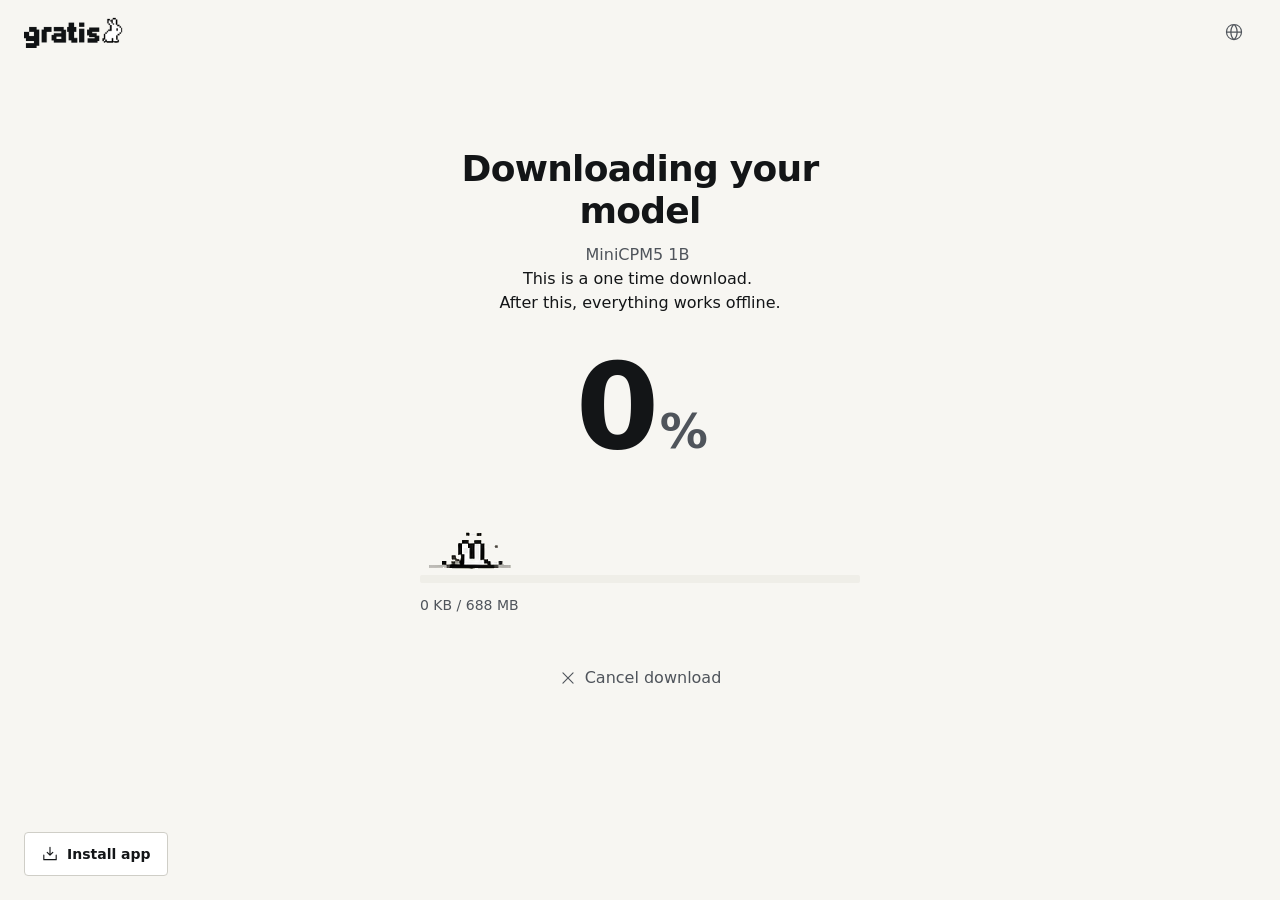
<file: app-download.html>
<!doctype html>
<html lang="en"><head>
<meta charset="utf-8">
<meta name="viewport" content="width=device-width, initial-scale=1">
<title>Downloading your model in Gratis</title>
<meta name="description" content="A one-time download. After this, everything works offline.">
<meta property="og:title" content="Downloading your model in Gratis">
<meta property="og:description" content="A one-time download. After this, everything works offline.">
<meta property="og:type" content="website">
<meta property="og:image" content="gratis-logo-con-bunny-6-10-07-cb6e.png">
<link rel="icon" href="favicon-32-5615.png">
<style>
:root{--bg:#F7F6F2;--surface:#FFFFFF;--sunk:#EFEEE8;--ink:#131517;--ink2:#4F545B;--line:#E3E2DC;--line2:#CFCEC7;--accent:#FF8A57;--accent-d:#E2541C;--f:"Instrument Sans",system-ui,sans-serif;--ease:cubic-bezier(0.32,0.72,0,1)}
*{box-sizing:border-box;margin:0;padding:0}
body{background:var(--bg);color:var(--ink);font:400 16px/1.5 var(--f);overflow-x:hidden}
img{display:block;max-width:100%}
button{font:inherit;color:inherit}
:focus-visible{outline:2px solid var(--accent-d);outline-offset:2px}
.skip{position:absolute;left:-9999px;top:8px;background:var(--ink);color:#fff;padding:12px 16px;border-radius:4px;z-index:60}
.skip:focus{left:16px}
.sr{position:absolute;width:1px;height:1px;overflow:hidden;clip:rect(0 0 0 0);white-space:nowrap}
.icon-btn{width:44px;height:44px;display:inline-grid;place-items:center;border-radius:4px;background:none;border:0;cursor:pointer;color:var(--ink2)}
.icon-btn:hover{background:var(--sunk);color:var(--ink)}
.app{min-height:100vh;min-height:100dvh;display:flex;flex-direction:column}
.bar{display:flex;align-items:center;justify-content:space-between;height:64px;padding:0 12px 0 16px}
.logo{display:inline-flex;align-items:center;min-height:44px}
.logo img{height:32px;width:auto}
.bar-r{position:relative}
.menu{position:absolute;right:0;top:52px;background:var(--surface);border:1px solid var(--line);border-radius:4px;padding:8px;width:208px;z-index:30;max-height:70vh;overflow:auto}
.menu button{display:flex;justify-content:space-between;align-items:center;width:100%;text-align:left;padding:0 12px;min-height:44px;border:0;background:none;border-radius:2px;cursor:pointer}
.menu button:hover{background:var(--sunk)}
.menu button[aria-checked=true]{font-weight:600}
.menu button[aria-checked=true]::after{content:"";width:8px;height:8px;background:var(--accent);border-radius:1px}
.stage{flex:1;display:flex;align-items:center;justify-content:center;padding:24px 20px 48px}
.col{width:100%;max-width:440px;text-align:center;animation:enter .5s var(--ease) both}
@keyframes enter{from{opacity:0;transform:translateY(8px)}to{opacity:1;transform:none}}
h1{font-size:30px;line-height:1.15;font-weight:600;letter-spacing:-0.02em}
.sub{margin-top:12px;color:var(--ink2);text-wrap:pretty}
.pct{margin-top:32px;font-size:72px;line-height:1;font-weight:600;letter-spacing:-0.03em;font-variant-numeric:tabular-nums}
.pct span{font-size:30px;color:var(--ink2);margin-left:4px}
/* running bunny: the sheet's cream ground is keyed out by #key, frames move by whole pixels */
.burrows{position:relative;height:84px;margin-top:24px}
.runner{position:absolute;left:0;bottom:0;width:100px;height:84px;overflow:hidden;will-change:transform;clip-path:inset(12px 0 0 0)}
.runner img{position:absolute;left:-15px;top:-104px;width:800px;height:585px;max-width:none;image-rendering:pixelated;image-rendering:crisp-edges;filter:url(#key)}
.track{height:8px;background:var(--sunk);border-radius:2px;overflow:hidden}
.fill{height:100%;width:0;background:var(--accent);border-radius:2px;transition:width .3s linear}
.meta{display:flex;justify-content:space-between;gap:16px;margin-top:12px;font-size:14px;color:var(--ink2);font-variant-numeric:tabular-nums}
.cancel{display:inline-flex;align-items:center;gap:8px;margin-top:40px;min-height:44px;padding:0 16px;color:var(--ink2);text-decoration:none;font-weight:500;border-radius:4px}
.cancel:hover{color:var(--ink);background:var(--sunk)}
.foot{padding:16px}
.install{display:inline-flex;align-items:center;gap:8px;min-height:44px;padding:0 16px;border:1px solid var(--line2);border-radius:4px;background:var(--surface);text-decoration:none;font-weight:600;font-size:14px;color:var(--ink)}
.install:hover{border-color:var(--ink)}
@media (min-width:720px){.bar{padding:0 24px}h1{font-size:36px}.pct{font-size:120px}.pct span{font-size:48px}.foot{padding:24px}}
@media (prefers-reduced-motion:reduce){*,*::after{animation:none!important;transition:none!important}}
</style>
</head>
<body>
<svg width="0" height="0" style="position:absolute" aria-hidden="true" focusable="false"><filter id="key" color-interpolation-filters="sRGB" x="0" y="0" width="100%" height="100%"><feColorMatrix in="SourceGraphic" type="matrix" values="0 0 0 0 0 0 0 0 0 0 0 0 0 0 0 0.2126 0.7152 0.0722 0 0" result="l"></feColorMatrix><feComponentTransfer in="l" result="b"><feFuncA type="discrete" tableValues="0 0 0 0 0 0 0 0 1 1"></feFuncA></feComponentTransfer><feColorMatrix in="SourceGraphic" type="matrix" values="0 0 0 0 0 0 0 0 0 0 0 0 0 0 0 1 0 -1 0 0" result="w"></feColorMatrix><feComponentTransfer in="w" result="w2"><feFuncA type="discrete" tableValues="0 1 1 1 1 1 1 1 1 1 1 0 0 0 0 0 0 0 0 0 0 0 0 0 0 0 0 0 0 0 0 0 0 0 0 0 0 0 0 0 0 0 0 0 0 0 0 0 0 0 0 0 0 0 0 0 0 0 0 0"></feFuncA></feComponentTransfer><feComposite in="b" in2="w2" operator="in" result="m"></feComposite><feComposite in="SourceGraphic" in2="m" operator="out"></feComposite></filter></svg>
<a class="skip" href="#main">Skip to content</a>
<div class="app">
 <header class="bar">
  <a class="logo" href="index.html"><img src="gratis-logo-con-bunny-6-10-07-cb6e.png" alt="Gratis home" width="99" height="32"></a>
  <div class="bar-r">
   <button class="icon-btn" id="langBtn" aria-label="Change language" aria-haspopup="true" aria-expanded="false" aria-controls="langMenu"><svg xmlns="http://www.w3.org/2000/svg" viewBox="0 0 256 256" fill="currentColor" width="20" height="20" aria-hidden="true"><path d="M128,24h0A104,104,0,1,0,232,128,104.12,104.12,0,0,0,128,24Zm87.62,96H175.79C174,83.49,159.94,57.67,148.41,42.4A88.19,88.19,0,0,1,215.63,120ZM96.23,136h63.54c-2.31,41.61-22.23,67.11-31.77,77C118.45,203.1,98.54,177.6,96.23,136Zm0-16C98.54,78.39,118.46,52.89,128,43c9.55,9.93,29.46,35.43,31.77,77Zm11.36-77.6C96.06,57.67,82,83.49,80.21,120H40.37A88.19,88.19,0,0,1,107.59,42.4ZM40.37,136H80.21c1.82,36.51,15.85,62.33,27.38,77.6A88.19,88.19,0,0,1,40.37,136Zm108,77.6c11.53-15.27,25.56-41.09,27.38-77.6h39.84A88.19,88.19,0,0,1,148.41,213.6Z"></path></svg></button>
   <div class="menu" id="langMenu" role="menu" aria-label="Language" hidden="">
    <button role="menuitemradio" aria-checked="true" lang="en">English</button><button role="menuitemradio" aria-checked="false" lang="es">Español</button><button role="menuitemradio" aria-checked="false" lang="fr">Français</button><button role="menuitemradio" aria-checked="false" lang="de">Deutsch</button><button role="menuitemradio" aria-checked="false" lang="it">Italiano</button><button role="menuitemradio" aria-checked="false" lang="pt">Português</button><button role="menuitemradio" aria-checked="false" lang="nl">Nederlands</button><button role="menuitemradio" aria-checked="false" lang="pl">Polski</button><button role="menuitemradio" aria-checked="false" lang="ru">Русский</button><button role="menuitemradio" aria-checked="false" lang="ja">日本語</button><button role="menuitemradio" aria-checked="false" lang="zh">中文</button>
   </div>
  </div>
 </header>
 <main class="stage" id="main">
  <div class="col">
   <h1>Downloading your model</h1>
   <p class="sub"><span class="mName">MiniCPM5 1B.</span>&nbsp;<div>This is a one time download.&nbsp;<div>After this, everything works offline.</div></div></p>
   <p class="pct" aria-hidden="true"><b id="pct" style="font-weight:600">0</b><span>%</span></p>
   <div class="burrows" id="burrows" role="img" aria-label="The Gratis bunny runs from one burrow to the next as the download moves forward">
    <div class="runner" id="runner"><img src="pixel-bunny-burrow-animation-s-c847.jpg" alt="" width="800" height="585"></div>
   </div>
   <div class="track" role="progressbar" id="pb" aria-label="Download progress" aria-valuemin="0" aria-valuemax="100" aria-valuenow="0"><div class="fill" id="fill"></div></div>
   <div class="meta"><span id="got">0 KB / 688 MB</span><span id="eta"></span></div>
   <p class="sr" id="live" aria-live="polite"></p>
   <a class="cancel" href="app-pick.html"><svg xmlns="http://www.w3.org/2000/svg" viewBox="0 0 256 256" fill="currentColor" width="18" height="18" aria-hidden="true"><path d="M205.66,194.34a8,8,0,0,1-11.32,11.32L128,139.31,61.66,205.66a8,8,0,0,1-11.32-11.32L116.69,128,50.34,61.66A8,8,0,0,1,61.66,50.34L128,116.69l66.34-66.35a8,8,0,0,1,11.32,11.32L139.31,128Z"></path></svg>Cancel download</a>
  </div>
 </main>
 <footer class="foot">
  <a class="install" href="https://gratis.trueperformancenetwork.com/get-app"><svg xmlns="http://www.w3.org/2000/svg" viewBox="0 0 256 256" fill="currentColor" width="18" height="18" aria-hidden="true"><path d="M224,144v64a8,8,0,0,1-8,8H40a8,8,0,0,1-8-8V144a8,8,0,0,1,16,0v56H208V144a8,8,0,0,1,16,0Zm-101.66,5.66a8,8,0,0,0,11.32,0l40-40a8,8,0,0,0-11.32-11.32L136,124.69V32a8,8,0,0,0-16,0v92.69L93.66,98.34a8,8,0,0,0-11.32,11.32Z"></path></svg>Install app</a>
 </footer>
</div>
<script>
(function(){
 var lb=document.getElementById('langBtn'),lm=document.getElementById('langMenu');
 function closeL(f){lm.hidden=true;lb.setAttribute('aria-expanded','false');if(f)lb.focus()}
 lb.addEventListener('click',function(){var o=lm.hidden;lm.hidden=!o;lb.setAttribute('aria-expanded',String(o))});
 lm.addEventListener('click',function(e){var b=e.target.closest('button');if(!b)return;lm.querySelectorAll('button').forEach(function(x){x.setAttribute('aria-checked',String(x===b))});closeL(true)});
 document.addEventListener('keydown',function(e){if(e.key==='Escape'&&!lm.hidden)closeL(true)});
 var MODELS={'qwen35-08b':['Qwen 3.5 0.8B',798],'qwen35-4b':['Qwen 3.5 4B',3500],'qwen35-4b-heresy':['Qwen 3.5 4B Heresy',3400],'qwen35-9b':['Qwen 3.5 9B',6700],'qwen35-2b':['Qwen 3.5 2B',2000],'qwen35-9b-heretic':['Qwen 3.5 9B Heretic',6500],'minicpm5-1b':['MiniCPM5 1B',688],'minicpm5-1b-q5':['MiniCPM5 1B',775],'qwen3-17b-dec':['Qwen3 1.7B Decensored',1100]};
 var id=new URLSearchParams(location.search).get('model');if(!MODELS[id])id='minicpm5-1b';
 var name=MODELS[id][0],mb=MODELS[id][1];
 function fmt(v){return v>=1000?(v/1000).toFixed(1)+' GB':Math.round(v)+' MB'}
 document.querySelectorAll('.mName').forEach(function(e){e.textContent=name});
 var total=fmt(mb);document.getElementById('got').textContent='0 KB / '+total;

 /* bunny frames: left/top of each frame on the burrow sheet as drawn (800 x 585) */
 var FR={1:[15,104],2:[102,104],3:[195,104],4:[293,104],5:[402,104],6:[25,272],7:[122,272],8:[220,272],9:[327,272],10:[430,272],11:[530,272],12:[627,272],13:[35,446],14:[145,446],15:[255,446],16:[365,446],17:[480,446]};
 var runner=document.getElementById('runner'),rimg=runner.querySelector('img'),lane=document.getElementById('burrows');
 function frame(n){rimg.style.left=-FR[n][0]+'px';rimg.style.top=-FR[n][1]+'px';runner.style.clipPath=n<=5?'inset(12px 0 0 0)':'none'}
 function at(x){runner.style.transform='translateX('+Math.round(x)+'px)'}
 var still=window.matchMedia('(prefers-reduced-motion: reduce)').matches;
 frame(still?3:1);

 var dur=9000,t0=performance.now(),last=-1,said=0,done=false,exitMs=550;
 function tick(now){
  var p=Math.min(1,(now-t0)/dur),pc=Math.floor(p*100);
  var W=lane.clientWidth-100;
  if(!still&&!done){
   var since=now-t0;
   if(since<exitMs){frame(1+Math.floor(since/110));at(0)}
   else{frame(6+Math.floor(now/80)%7);at(p*W)}
  }
  if(pc!==last){last=pc;
   document.getElementById('pct').textContent=pc;
   document.getElementById('fill').style.width=pc+'%';
   document.getElementById('pb').setAttribute('aria-valuenow',pc);
   document.getElementById('got').textContent=(p===0?'0 KB':fmt(mb*p))+' / '+total;
   var left=Math.ceil((1-p)*dur/1000);document.getElementById('eta').textContent=p<1?'About '+left+' s left':'';
   if(pc>=said+25){said=pc-pc%25;document.getElementById('live').textContent=said+'% downloaded'}
  }
  if(p<1){requestAnimationFrame(tick);return}
  done=true;
  var go=function(){location.href='app-loading.html?model='+encodeURIComponent(id)};
  if(still){setTimeout(go,500);return}
  at(W);var f=13;frame(f);
  var iv=setInterval(function(){f++;if(f>17){clearInterval(iv);setTimeout(go,250);return}frame(f)},110);
 }
 requestAnimationFrame(tick);
})();
</script>


</body></html>
</file>
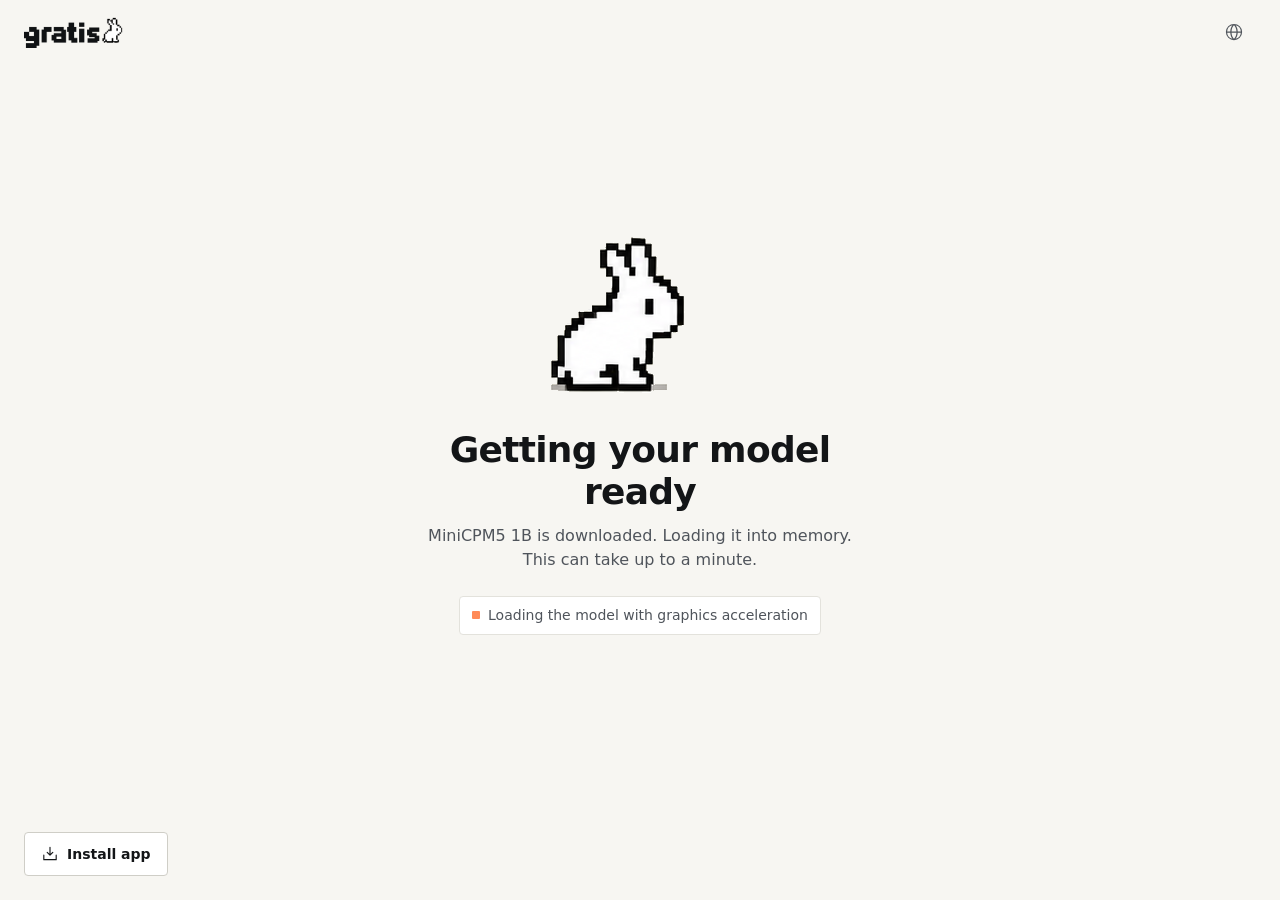
<file: app-loading.html>
<!doctype html>
<html lang="en"><head>
<meta charset="utf-8">
<meta name="viewport" content="width=device-width, initial-scale=1">
<title>Getting your model ready in Gratis</title>
<meta name="description" content="Loading the model into memory. This can take up to a minute.">
<meta property="og:title" content="Getting your model ready in Gratis">
<meta property="og:description" content="Loading the model into memory. This can take up to a minute.">
<meta property="og:type" content="website">
<meta property="og:image" content="gratis-logo-con-bunny-6-10-07-cb6e.png">
<link rel="icon" href="favicon-32-5615.png">
<style>
:root{--bg:#F7F6F2;--surface:#FFFFFF;--sunk:#EFEEE8;--ink:#131517;--ink2:#4F545B;--line:#E3E2DC;--line2:#CFCEC7;--accent:#FF8A57;--accent-d:#E2541C;--f:"Instrument Sans",system-ui,sans-serif;--ease:cubic-bezier(0.32,0.72,0,1)}
*{box-sizing:border-box;margin:0;padding:0}
body{background:var(--bg);color:var(--ink);font:400 16px/1.5 var(--f);overflow-x:hidden}
img{display:block;max-width:100%}
button{font:inherit;color:inherit}
:focus-visible{outline:2px solid var(--accent-d);outline-offset:2px}
.skip{position:absolute;left:-9999px;top:8px;background:var(--ink);color:#fff;padding:12px 16px;border-radius:4px;z-index:60}
.skip:focus{left:16px}
.icon-btn{width:44px;height:44px;display:inline-grid;place-items:center;border-radius:4px;background:none;border:0;cursor:pointer;color:var(--ink2)}
.icon-btn:hover{background:var(--sunk);color:var(--ink)}
.app{min-height:100vh;min-height:100dvh;display:flex;flex-direction:column}
.bar{display:flex;align-items:center;justify-content:space-between;height:64px;padding:0 12px 0 16px}
.logo{display:inline-flex;align-items:center;min-height:44px}
.logo img{height:32px;width:auto}
.bar-r{position:relative}
.menu{position:absolute;right:0;top:52px;background:var(--surface);border:1px solid var(--line);border-radius:4px;padding:8px;width:208px;z-index:30;max-height:70vh;overflow:auto}
.menu button{display:flex;justify-content:space-between;align-items:center;width:100%;text-align:left;padding:0 12px;min-height:44px;border:0;background:none;border-radius:2px;cursor:pointer}
.menu button:hover{background:var(--sunk)}
.menu button[aria-checked=true]{font-weight:600}
.menu button[aria-checked=true]::after{content:"";width:8px;height:8px;background:var(--accent);border-radius:1px}
.stage{flex:1;display:flex;align-items:center;justify-content:center;padding:24px 20px 48px}
.col{width:100%;max-width:440px;text-align:center;display:flex;flex-direction:column;align-items:center;animation:enter .5s var(--ease) both}
@keyframes enter{from{opacity:0;transform:translateY(8px)}to{opacity:1;transform:none}}
/* the sheet's cream ground is keyed out by #key: the bunny sits straight on the page */
.sprite{position:relative;overflow:hidden;width:300px;height:200px;flex:none}
.sprite img{position:absolute;top:-395px;left:0;width:1774px;height:887px;max-width:none;image-rendering:pixelated;image-rendering:crisp-edges;filter:url(#key);transform:translateX(-38px);animation:eat 2.6s step-end infinite}
@keyframes eat{0%{transform:translateX(-38px)}24%{transform:translateX(-293px)}40%{transform:translateX(-603px)}52%{transform:translateX(-887px)}64%{transform:translateX(-1169px)}76%,100%{transform:translateX(-1452px)}}
h1{font-size:30px;line-height:1.15;font-weight:600;letter-spacing:-0.02em;margin-top:16px}
.sub{margin-top:12px;color:var(--ink2);text-wrap:pretty}
.status{margin-top:24px;font-size:14px;color:var(--ink2);display:inline-flex;align-items:center;gap:8px;padding:8px 12px;background:var(--surface);border:1px solid var(--line);border-radius:4px}
.status::before{content:"";width:8px;height:8px;border-radius:1px;background:var(--accent)}
.foot{padding:16px}
.install{display:inline-flex;align-items:center;gap:8px;min-height:44px;padding:0 16px;border:1px solid var(--line2);border-radius:4px;background:var(--surface);text-decoration:none;font-weight:600;font-size:14px;color:var(--ink)}
.install:hover{border-color:var(--ink)}
@media (min-width:720px){.bar{padding:0 24px}h1{font-size:36px}.foot{padding:24px}}
@media (prefers-reduced-motion:reduce){*,*::after{animation:none!important;transition:none!important}.sprite img{transform:translateX(-38px)}}
</style>
</head>
<body>
<svg width="0" height="0" style="position:absolute" aria-hidden="true" focusable="false"><filter id="key" color-interpolation-filters="sRGB" x="0" y="0" width="100%" height="100%"><feColorMatrix in="SourceGraphic" type="matrix" values="0 0 0 0 0 0 0 0 0 0 0 0 0 0 0 0.2126 0.7152 0.0722 0 0" result="l"></feColorMatrix><feComponentTransfer in="l" result="b"><feFuncA type="discrete" tableValues="0 0 0 0 0 0 0 0 1 1"></feFuncA></feComponentTransfer><feColorMatrix in="SourceGraphic" type="matrix" values="0 0 0 0 0 0 0 0 0 0 0 0 0 0 0 1 0 -1 0 0" result="w"></feColorMatrix><feComponentTransfer in="w" result="w2"><feFuncA type="discrete" tableValues="0 1 1 1 1 1 1 1 1 1 1 0 0 0 0 0 0 0 0 0 0 0 0 0 0 0 0 0 0 0 0 0 0 0 0 0 0 0 0 0 0 0 0 0 0 0 0 0 0 0 0 0 0 0 0 0 0 0 0 0"></feFuncA></feComponentTransfer><feComposite in="b" in2="w2" operator="in" result="m"></feComposite><feComposite in="SourceGraphic" in2="m" operator="out"></feComposite></filter></svg>
<a class="skip" href="#main">Skip to content</a>
<div class="app">
 <header class="bar">
  <a class="logo" href="index.html"><img src="gratis-logo-con-bunny-6-10-07-cb6e.png" alt="Gratis home" width="99" height="32"></a>
  <div class="bar-r">
   <button class="icon-btn" id="langBtn" aria-label="Change language" aria-haspopup="true" aria-expanded="false" aria-controls="langMenu"><svg xmlns="http://www.w3.org/2000/svg" viewBox="0 0 256 256" fill="currentColor" width="20" height="20" aria-hidden="true"><path d="M128,24h0A104,104,0,1,0,232,128,104.12,104.12,0,0,0,128,24Zm87.62,96H175.79C174,83.49,159.94,57.67,148.41,42.4A88.19,88.19,0,0,1,215.63,120ZM96.23,136h63.54c-2.31,41.61-22.23,67.11-31.77,77C118.45,203.1,98.54,177.6,96.23,136Zm0-16C98.54,78.39,118.46,52.89,128,43c9.55,9.93,29.46,35.43,31.77,77Zm11.36-77.6C96.06,57.67,82,83.49,80.21,120H40.37A88.19,88.19,0,0,1,107.59,42.4ZM40.37,136H80.21c1.82,36.51,15.85,62.33,27.38,77.6A88.19,88.19,0,0,1,40.37,136Zm108,77.6c11.53-15.27,25.56-41.09,27.38-77.6h39.84A88.19,88.19,0,0,1,148.41,213.6Z"></path></svg></button>
   <div class="menu" id="langMenu" role="menu" aria-label="Language" hidden="">
    <button role="menuitemradio" aria-checked="true" lang="en">English</button><button role="menuitemradio" aria-checked="false" lang="es">Español</button><button role="menuitemradio" aria-checked="false" lang="fr">Français</button><button role="menuitemradio" aria-checked="false" lang="de">Deutsch</button><button role="menuitemradio" aria-checked="false" lang="it">Italiano</button><button role="menuitemradio" aria-checked="false" lang="pt">Português</button><button role="menuitemradio" aria-checked="false" lang="nl">Nederlands</button><button role="menuitemradio" aria-checked="false" lang="pl">Polski</button><button role="menuitemradio" aria-checked="false" lang="ru">Русский</button><button role="menuitemradio" aria-checked="false" lang="ja">日本語</button><button role="menuitemradio" aria-checked="false" lang="zh">中文</button>
   </div>
  </div>
 </header>
 <main class="stage" id="main">
  <div class="col" role="status" aria-live="polite">
   <div class="sprite" role="img" aria-label="Loading: the Gratis bunny eating a carrot"><img src="bunny-eating-carrot-sprite-she-069f.png" alt="" width="1774" height="887"></div>
   <h1>Getting your model ready</h1>
   <p class="sub"><span id="mName">MiniCPM5 1B</span> is downloaded. Loading it into memory.<br>This can take up to a minute.</p>
   <p class="status">Loading the model with graphics acceleration</p>
  </div>
 </main>
 <footer class="foot">
  <a class="install" href="https://gratis.trueperformancenetwork.com/get-app"><svg xmlns="http://www.w3.org/2000/svg" viewBox="0 0 256 256" fill="currentColor" width="18" height="18" aria-hidden="true"><path d="M224,144v64a8,8,0,0,1-8,8H40a8,8,0,0,1-8-8V144a8,8,0,0,1,16,0v56H208V144a8,8,0,0,1,16,0Zm-101.66,5.66a8,8,0,0,0,11.32,0l40-40a8,8,0,0,0-11.32-11.32L136,124.69V32a8,8,0,0,0-16,0v92.69L93.66,98.34a8,8,0,0,0-11.32,11.32Z"></path></svg>Install app</a>
 </footer>
</div>
<script>
(function(){
 var lb=document.getElementById('langBtn'),lm=document.getElementById('langMenu');
 function closeL(f){lm.hidden=true;lb.setAttribute('aria-expanded','false');if(f)lb.focus()}
 lb.addEventListener('click',function(){var o=lm.hidden;lm.hidden=!o;lb.setAttribute('aria-expanded',String(o))});
 lm.addEventListener('click',function(e){var b=e.target.closest('button');if(!b)return;lm.querySelectorAll('button').forEach(function(x){x.setAttribute('aria-checked',String(x===b))});closeL(true)});
 document.addEventListener('keydown',function(e){if(e.key==='Escape'&&!lm.hidden)closeL(true)});
 var MODELS={'qwen35-08b':'Qwen 3.5 0.8B','qwen35-4b':'Qwen 3.5 4B','qwen35-4b-heresy':'Qwen 3.5 4B Heresy','qwen35-9b':'Qwen 3.5 9B','qwen35-2b':'Qwen 3.5 2B','qwen35-9b-heretic':'Qwen 3.5 9B Heretic','minicpm5-1b':'MiniCPM5 1B','minicpm5-1b-q5':'MiniCPM5 1B','qwen3-17b-dec':'Qwen3 1.7B Decensored'};
 var id=new URLSearchParams(location.search).get('model');if(!MODELS[id])id='minicpm5-1b';
 document.getElementById('mName').textContent=MODELS[id];
 setTimeout(function(){location.href='app-chat.html?model='+encodeURIComponent(id)},6000);
})();
</script>


</body></html>
</file>
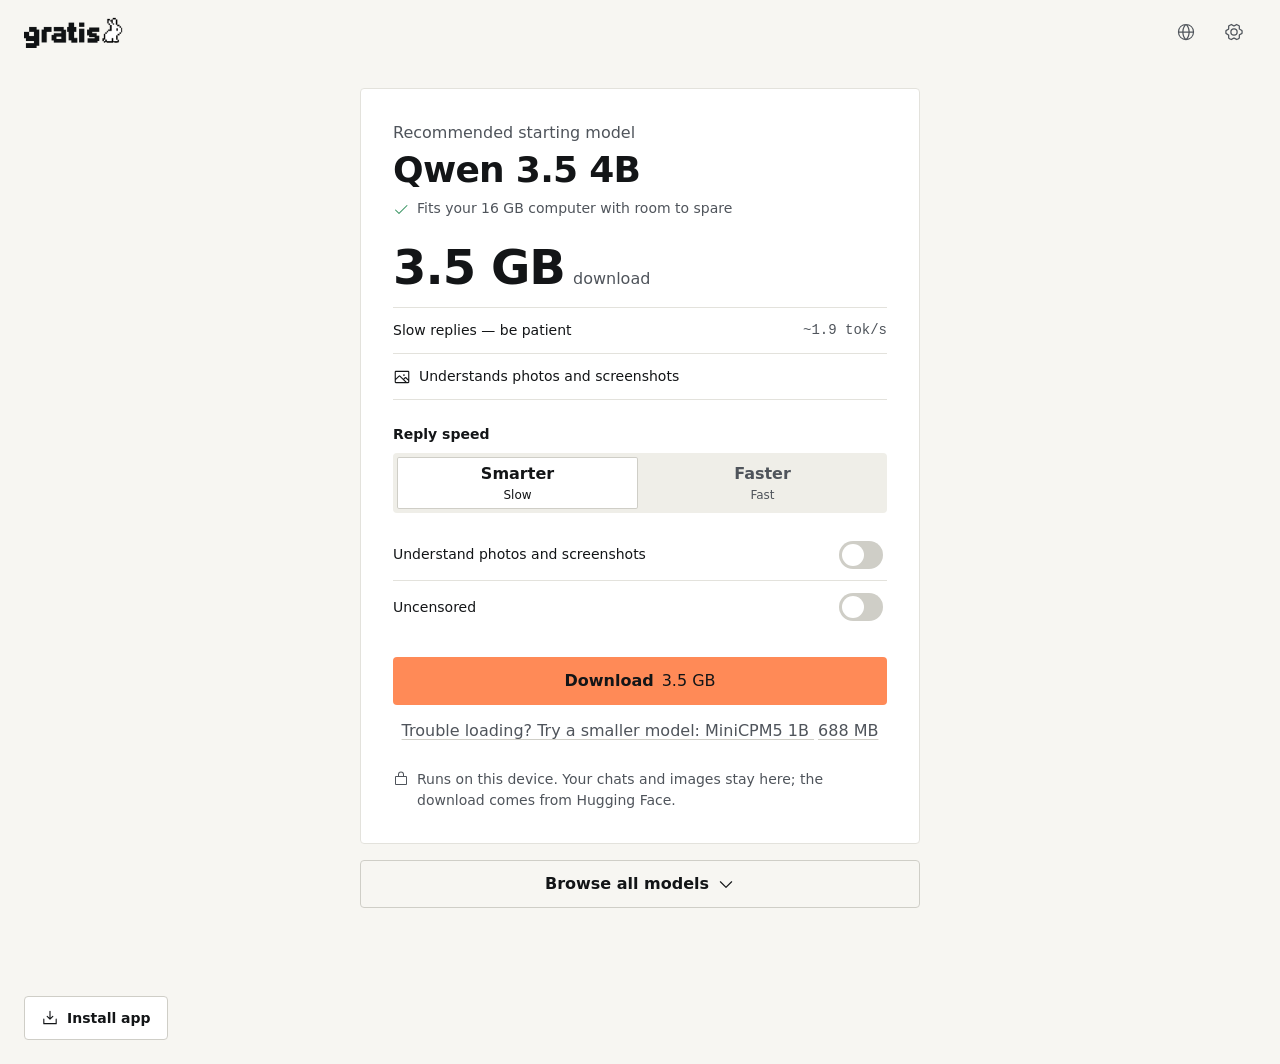
<file: app-pick.html>
<!doctype html>
<html lang="en"><head>
<meta charset="utf-8">
<meta name="viewport" content="width=device-width, initial-scale=1">
<title>Pick a model in Gratis</title>
<meta name="description" content="Gratis suggests a model that fits this device. Runs on this device; the download comes from Hugging Face.">
<meta property="og:title" content="Pick a model in Gratis">
<meta property="og:description" content="Gratis suggests a model that fits this device.">
<meta property="og:type" content="website">
<meta property="og:image" content="gratis-logo-con-bunny-6-10-07-cb6e.png">
<link rel="icon" href="favicon-32-5615.png">
<style>
:root{--bg:#F7F6F2;--surface:#FFFFFF;--sunk:#EFEEE8;--ink:#131517;--ink2:#4F545B;--line:#E3E2DC;--line2:#CFCEC7;--accent:#FF8A57;--accent-h:#FF7A40;--accent-d:#E2541C;--ok:#2F8F5B;--f:"Instrument Sans",system-ui,sans-serif;--m:"IBM Plex Mono",ui-monospace,monospace;--ease:cubic-bezier(0.32,0.72,0,1)}
*{box-sizing:border-box;margin:0;padding:0}
body{background:var(--bg);color:var(--ink);font:400 16px/1.5 var(--f);overflow-x:hidden}
img{display:block;max-width:100%}
a{color:inherit}
ul{list-style:none}
fieldset{border:0;min-width:0}
button,input,select,textarea{font:inherit;color:inherit}
:focus-visible{outline:2px solid var(--accent-d);outline-offset:2px}
.skip{position:absolute;left:-9999px;top:8px;background:var(--ink);color:#fff;padding:12px 16px;border-radius:4px;z-index:60}
.skip:focus{left:16px}
.mono{font-family:var(--m);font-weight:500}
.btn{display:inline-flex;align-items:center;justify-content:center;gap:8px;min-height:48px;padding:0 24px;border-radius:4px;font-weight:600;font-size:16px;text-decoration:none;border:1px solid transparent;cursor:pointer;transition:background-color .2s,border-color .2s}
.btn-primary{background:var(--accent);color:var(--ink)}
.btn-primary:hover{background:var(--accent-h)}
.btn-quiet{background:var(--surface);border-color:var(--line2)}
.btn-quiet:hover{border-color:var(--ink)}
.btn-text{background:none;border:0;min-height:44px;padding:8px;color:var(--ink2);font-weight:500;cursor:pointer;text-decoration:underline;text-underline-offset:3px;text-decoration-color:var(--line2);text-align:center}
.btn-text:hover{color:var(--ink);text-decoration-color:var(--ink)}
.btn-wide{width:100%}
.btn-sm{min-height:44px;padding:0 16px}
.icon-btn{width:44px;height:44px;display:inline-grid;place-items:center;border-radius:4px;background:none;border:0;cursor:pointer;color:var(--ink2)}
.icon-btn:hover{background:var(--sunk);color:var(--ink)}
.app{min-height:100vh;min-height:100dvh;display:flex;flex-direction:column}
.bar{display:flex;align-items:center;justify-content:space-between;height:64px;padding:0 12px 0 16px;gap:8px}
.logo{display:inline-flex;align-items:center;min-height:44px}
.logo img{height:32px;width:auto}
.bar-r{display:flex;align-items:center;gap:4px;position:relative}
.menu{position:absolute;right:0;top:52px;background:var(--surface);border:1px solid var(--line);border-radius:4px;padding:8px;width:208px;z-index:30;max-height:70vh;overflow:auto}
.menu button{display:flex;justify-content:space-between;align-items:center;width:100%;text-align:left;padding:0 12px;min-height:44px;border:0;background:none;border-radius:2px;cursor:pointer}
.menu button:hover{background:var(--sunk)}
.menu button[aria-checked=true]{font-weight:600}
.menu button[aria-checked=true]::after{content:"";width:8px;height:8px;background:var(--accent);border-radius:1px}
.stage{flex:1;display:flex;justify-content:center;padding:16px 16px 48px}
.col{width:100%;max-width:560px;animation:enter .5s var(--ease) both}
@keyframes enter{from{opacity:0;transform:translateY(8px)}to{opacity:1;transform:none}}
.swap{animation:swap .3s var(--ease) both}
@keyframes swap{from{opacity:.2}to{opacity:1}}
.foot{padding:16px}
.install{display:inline-flex;align-items:center;gap:8px;min-height:44px;padding:0 16px;border:1px solid var(--line2);border-radius:4px;background:var(--surface);text-decoration:none;font-weight:600;font-size:14px}
.install:hover{border-color:var(--ink)}
.card{background:var(--surface);border:1px solid var(--line);border-radius:4px;padding:24px 20px}
h1{font-size:16px;font-weight:500;color:var(--ink2)}
.mname{font-size:30px;line-height:1.15;font-weight:600;letter-spacing:-0.02em;margin-top:4px}
.fit{display:flex;gap:8px;align-items:center;margin-top:8px;color:var(--ink2);font-size:14px}
.fit svg{color:var(--ok)}
.big{display:flex;align-items:baseline;gap:8px;margin-top:24px}
.big b{font-size:48px;line-height:1;font-weight:600;letter-spacing:-0.02em}
.big span{color:var(--ink2)}
.facts{margin-top:16px;border-top:1px solid var(--line)}
.facts li{display:flex;justify-content:space-between;align-items:center;gap:16px;padding:12px 0;border-bottom:1px solid var(--line);font-size:14px}
.facts .tps{color:var(--ink2)}
.facts .cap{display:flex;gap:8px;align-items:center}
.cmp{margin-top:16px;font-size:14px;color:var(--ink2);background:var(--sunk);border-radius:2px;padding:12px}
.speed{margin-top:24px}
.speed legend{font-size:14px;font-weight:600;margin-bottom:8px}
.seg{display:grid;grid-template-columns:1fr 1fr;gap:4px;background:var(--sunk);border-radius:4px;padding:4px}
.seg button{display:flex;flex-direction:column;align-items:center;justify-content:center;min-height:52px;border:0;border-radius:2px;background:none;cursor:pointer;font-weight:600;color:var(--ink2)}
.seg button small{font-size:12px;font-weight:500}
.seg button[aria-pressed=true]{background:var(--surface);color:var(--ink);box-shadow:inset 0 0 0 1px var(--line2)}
.prefs{margin-top:16px}
.pref{display:flex;justify-content:space-between;align-items:center;gap:16px;min-height:52px;border-bottom:1px solid var(--line);font-size:14px}
.pref:last-child{border-bottom:0}
.switch{flex:none;width:52px;height:44px;border:0;background:none;position:relative;cursor:pointer}
.switch::before{content:"";position:absolute;left:4px;top:8px;width:44px;height:28px;border-radius:14px;background:var(--line2);transition:background-color .2s}
.switch::after{content:"";position:absolute;top:11px;left:7px;width:22px;height:22px;border-radius:50%;background:#fff;transition:transform .2s var(--ease)}
.switch[aria-checked=true]::before{background:var(--ink)}
.switch[aria-checked=true]::after{transform:translateX(16px)}
.go{margin-top:24px;display:grid;gap:4px;justify-items:center}
.go .btn span{font-weight:500}
.alt span{white-space:nowrap;margin-left:4px}
.privacy{display:flex;gap:8px;align-items:flex-start;margin-top:16px;font-size:14px;color:var(--ink2);text-wrap:pretty}
.privacy svg{margin-top:2px;flex:none}
.browse-t{display:flex;align-items:center;justify-content:center;gap:8px;width:100%;margin-top:16px;min-height:48px;background:none;border:1px solid var(--line2);border-radius:4px;font-weight:600;cursor:pointer}
.browse-t:hover{border-color:var(--ink)}
.browse-t svg{transition:transform .25s var(--ease)}
.browse-t[aria-expanded=true] svg{transform:rotate(180deg)}
.browse{margin-top:16px}
.tools{display:grid;gap:12px}
.lbl{font-size:14px;font-weight:600;display:block;margin-bottom:8px}
select,input[type=text],textarea{width:100%;border:1px solid var(--line2);border-radius:4px;background:var(--surface);padding:0 12px;min-height:48px}
textarea{padding:12px;margin-top:12px;resize:vertical}
select:focus,input:focus,textarea:focus{outline:2px solid var(--accent-d);outline-offset:0;border-color:transparent}
.filters{display:flex;flex-wrap:wrap;gap:8px}
.filters button{min-height:44px;padding:0 12px;border:1px solid var(--line2);border-radius:4px;background:var(--surface);cursor:pointer;font-weight:500;font-size:14px;white-space:nowrap}
.filters button[aria-pressed=true]{background:var(--ink);color:#fff;border-color:var(--ink)}
.list{margin-top:16px;display:grid;gap:8px}
.row{display:block;width:100%;text-align:left;background:var(--surface);border:1px solid var(--line);border-radius:4px;padding:16px;cursor:pointer}
.row:hover{border-color:var(--line2)}
.row[aria-checked=true]{border-color:var(--ink);box-shadow:inset 0 0 0 1px var(--ink)}
.row-top{display:flex;flex-wrap:wrap;align-items:center;gap:8px}
.row-name{font-weight:600}
.tag{font-size:12px;font-weight:500;padding:2px 8px;border-radius:2px;background:var(--sunk);color:var(--ink2)}
.row-meta{display:flex;flex-wrap:wrap;gap:4px 16px;margin-top:8px;font-size:14px;color:var(--ink2)}
.row-meta b{color:var(--ink);font-weight:600}
.more{display:grid;gap:8px;margin-top:12px}
.more .btn-text{justify-self:start}
.ph{border:1px dashed var(--line2);border-radius:4px;padding:16px;color:var(--ink2);font-size:14px}
.ram{margin-top:24px}
.custom{margin-top:16px}
.load{margin-top:24px}
dialog{border:1px solid var(--line);border-radius:4px;padding:0;width:min(560px,calc(100vw - 24px));max-height:calc(100dvh - 24px);background:var(--surface);color:var(--ink);margin:auto}
dialog::backdrop{background:rgba(19,21,23,.4)}
.dlg-head{display:flex;justify-content:space-between;align-items:center;padding:12px 12px 0 24px}
.dlg-head h2{font-size:20px;font-weight:600}
.tabs{display:flex;gap:4px;padding:8px 24px 0;border-bottom:1px solid var(--line)}
.tabs button{background:none;border:0;border-bottom:2px solid transparent;padding:0 8px;min-height:44px;cursor:pointer;color:var(--ink2);font-weight:500;margin-bottom:-1px}
.tabs button[aria-selected=true]{color:var(--ink);border-bottom-color:var(--ink)}
.dlg-body{padding:24px;overflow:auto}
.fl{font-weight:600;display:block}
.help{font-size:14px;color:var(--ink2);margin-top:4px}
.set-row{display:flex;justify-content:space-between;align-items:flex-start;gap:16px;padding:24px 0;border-bottom:1px solid var(--line)}
.keys-h{margin-top:24px}
.keys div{display:flex;justify-content:space-between;align-items:center;padding:12px 0;border-bottom:1px solid var(--line);font-size:14px}
kbd{font-family:var(--m);font-size:12px;border:1px solid var(--line2);border-radius:2px;padding:2px 8px;background:var(--sunk);color:var(--ink2)}
.dlg-foot{display:flex;align-items:center;gap:12px;padding:16px 24px;border-top:1px solid var(--line);font-size:14px}
.dlg-foot .ver{color:var(--ink2)}
.dlg-foot .btn{margin-left:auto}
@media (min-width:720px){.bar{padding:0 24px}.stage{padding:24px 24px 64px}.card{padding:32px}.mname{font-size:36px}.foot{padding:24px}.tools{grid-template-columns:1fr 200px;align-items:end}}
@media (prefers-reduced-motion:reduce){*,*::before,*::after{animation:none!important;transition:none!important}}
</style>
</head>
<body>
<a class="skip" href="#main">Skip to content</a>
<div class="app">
 <header class="bar">
  <a class="logo" href="index.html"><img src="gratis-logo-con-bunny-6-10-07-cb6e.png" alt="Gratis home" width="99" height="32"></a>
  <div class="bar-r">
   <button class="icon-btn" id="langBtn" aria-label="Change language" aria-haspopup="true" aria-expanded="false" aria-controls="langMenu"><svg xmlns="http://www.w3.org/2000/svg" viewBox="0 0 256 256" fill="currentColor" width="20" height="20" aria-hidden="true"><path d="M128,24h0A104,104,0,1,0,232,128,104.12,104.12,0,0,0,128,24Zm87.62,96H175.79C174,83.49,159.94,57.67,148.41,42.4A88.19,88.19,0,0,1,215.63,120ZM96.23,136h63.54c-2.31,41.61-22.23,67.11-31.77,77C118.45,203.1,98.54,177.6,96.23,136Zm0-16C98.54,78.39,118.46,52.89,128,43c9.55,9.93,29.46,35.43,31.77,77Zm11.36-77.6C96.06,57.67,82,83.49,80.21,120H40.37A88.19,88.19,0,0,1,107.59,42.4ZM40.37,136H80.21c1.82,36.51,15.85,62.33,27.38,77.6A88.19,88.19,0,0,1,40.37,136Zm108,77.6c11.53-15.27,25.56-41.09,27.38-77.6h39.84A88.19,88.19,0,0,1,148.41,213.6Z"></path></svg></button>
   <div class="menu" id="langMenu" role="menu" aria-label="Language" hidden="">
    <button role="menuitemradio" aria-checked="true" lang="en">English</button><button role="menuitemradio" aria-checked="false" lang="es">Español</button><button role="menuitemradio" aria-checked="false" lang="fr">Français</button><button role="menuitemradio" aria-checked="false" lang="de">Deutsch</button><button role="menuitemradio" aria-checked="false" lang="it">Italiano</button><button role="menuitemradio" aria-checked="false" lang="pt">Português</button><button role="menuitemradio" aria-checked="false" lang="nl">Nederlands</button><button role="menuitemradio" aria-checked="false" lang="pl">Polski</button><button role="menuitemradio" aria-checked="false" lang="ru">Русский</button><button role="menuitemradio" aria-checked="false" lang="ja">日本語</button><button role="menuitemradio" aria-checked="false" lang="zh">中文</button>
   </div>
   <button class="icon-btn" id="setBtn" aria-label="Open settings" aria-haspopup="dialog"><svg xmlns="http://www.w3.org/2000/svg" viewBox="0 0 256 256" fill="currentColor" width="20" height="20" aria-hidden="true"><path d="M128,80a48,48,0,1,0,48,48A48.05,48.05,0,0,0,128,80Zm0,80a32,32,0,1,1,32-32A32,32,0,0,1,128,160Zm109.94-52.79a8,8,0,0,0-3.89-5.4l-29.83-17-.12-33.62a8,8,0,0,0-2.83-6.08,111.91,111.91,0,0,0-36.72-20.67,8,8,0,0,0-6.46.59L128,41.85,97.88,25a8,8,0,0,0-6.47-.6A112.1,112.1,0,0,0,54.73,45.15a8,8,0,0,0-2.83,6.07l-.15,33.65-29.83,17a8,8,0,0,0-3.89,5.4,106.47,106.47,0,0,0,0,41.56,8,8,0,0,0,3.89,5.4l29.83,17,.12,33.62a8,8,0,0,0,2.83,6.08,111.91,111.91,0,0,0,36.72,20.67,8,8,0,0,0,6.46-.59L128,214.15,158.12,231a7.91,7.91,0,0,0,3.9,1,8.09,8.09,0,0,0,2.57-.42,112.1,112.1,0,0,0,36.68-20.73,8,8,0,0,0,2.83-6.07l.15-33.65,29.83-17a8,8,0,0,0,3.89-5.4A106.47,106.47,0,0,0,237.94,107.21Zm-15,34.91-28.57,16.25a8,8,0,0,0-3,3c-.58,1-1.19,2.06-1.81,3.06a7.94,7.94,0,0,0-1.22,4.21l-.15,32.25a95.89,95.89,0,0,1-25.37,14.3L134,199.13a8,8,0,0,0-3.91-1h-.19c-1.21,0-2.43,0-3.64,0a8.08,8.08,0,0,0-4.1,1l-28.84,16.1A96,96,0,0,1,67.88,201l-.11-32.2a8,8,0,0,0-1.22-4.22c-.62-1-1.23-2-1.8-3.06a8.09,8.09,0,0,0-3-3.06l-28.6-16.29a90.49,90.49,0,0,1,0-28.26L61.67,97.63a8,8,0,0,0,3-3c.58-1,1.19-2.06,1.81-3.06a7.94,7.94,0,0,0,1.22-4.21l.15-32.25a95.89,95.89,0,0,1,25.37-14.3L122,56.87a8,8,0,0,0,4.1,1c1.21,0,2.43,0,3.64,0a8.08,8.08,0,0,0,4.1-1l28.84-16.1A96,96,0,0,1,188.12,55l.11,32.2a8,8,0,0,0,1.22,4.22c.62,1,1.23,2,1.8,3.06a8.09,8.09,0,0,0,3,3.06l28.6,16.29A90.49,90.49,0,0,1,222.9,142.12Z"></path></svg></button>
  </div>
 </header>
 <main class="stage" id="main">
  <div class="col">
   <section class="card" aria-labelledby="ph">
    <h1 id="ph">Recommended starting model</h1>
    <div id="cardBody" aria-live="polite">
     <p class="mname" id="mName">Qwen 3.5 4B</p>
     <p class="fit"><svg xmlns="http://www.w3.org/2000/svg" viewBox="0 0 256 256" fill="currentColor" width="16" height="16" aria-hidden="true"><path d="M229.66,77.66l-128,128a8,8,0,0,1-11.32,0l-56-56a8,8,0,0,1,11.32-11.32L96,188.69,218.34,66.34a8,8,0,0,1,11.32,11.32Z"></path></svg>Fits your 16 GB computer with room to spare</p>
     <p class="big"><b id="mSize">3.5 GB</b><span>download</span></p>
     <ul class="facts">
      <li><span id="mSpeed">Slow replies. Be patient</span><span class="mono tps" id="mTps">~1.9 tok/s</span></li>
      <li><span class="cap"><svg id="capIco" xmlns="http://www.w3.org/2000/svg" viewBox="0 0 256 256" fill="currentColor" width="18" height="18" aria-hidden="true"><path d="M216,40H40A16,16,0,0,0,24,56V200a16,16,0,0,0,16,16H216a16,16,0,0,0,16-16V56A16,16,0,0,0,216,40Zm0,16V158.75l-26.07-26.06a16,16,0,0,0-22.63,0l-20,20-44-44a16,16,0,0,0-22.62,0L40,149.37V56ZM40,172l52-52,80,80H40Zm176,28H194.63l-36-36,20-20L216,181.38V200ZM144,100a12,12,0,1,1,12,12A12,12,0,0,1,144,100Z"></path></svg><span id="mCap">Understands photos and screenshots</span></span></li>
     </ul>
     <p class="cmp" id="mCmp" hidden="">Compared to the default: 2.7 GB less to download, faster replies, simpler answers</p>
    </div>
    <fieldset class="speed">
     <legend>Reply speed</legend>
     <div class="seg">
      <button type="button" aria-pressed="true" data-mode="smart" aria-label="Smarter, slow">Smarter<small>Slow</small></button>
      <button type="button" aria-pressed="false" data-mode="fast" aria-label="Faster, fast">Faster<small>Fast</small></button>
     </div>
    </fieldset>
    <div class="prefs">
     <div class="pref"><span id="pp">Understand photos and screenshots</span><button class="switch" role="switch" aria-checked="false" aria-labelledby="pp"></button></div>
     <div class="pref"><span id="pu">Uncensored</span><button class="switch" role="switch" aria-checked="false" aria-labelledby="pu"></button></div>
    </div>
    <div class="go">
     <a class="btn btn-primary btn-wide" id="dlBtn" href="app-download.html?model=qwen35-4b">Download <span id="dlSize">3.5 GB</span></a>
     <button type="button" class="btn-text alt" id="altBtn"></button>
    </div>
    <p class="privacy"><svg xmlns="http://www.w3.org/2000/svg" viewBox="0 0 256 256" fill="currentColor" width="16" height="16" aria-hidden="true"><path d="M208,80H176V56a48,48,0,0,0-96,0V80H48A16,16,0,0,0,32,96V208a16,16,0,0,0,16,16H208a16,16,0,0,0,16-16V96A16,16,0,0,0,208,80ZM96,56a32,32,0,0,1,64,0V80H96ZM208,208H48V96H208V208Z"></path></svg>Runs on this device. Your chats and images stay here; the download comes from Hugging Face.</p>
   </section>
   <button type="button" class="browse-t" id="browseBtn" aria-expanded="false" aria-controls="browse">Browse all models<svg xmlns="http://www.w3.org/2000/svg" viewBox="0 0 256 256" fill="currentColor" width="18" height="18" aria-hidden="true"><path d="M213.66,101.66l-80,80a8,8,0,0,1-11.32,0l-80-80A8,8,0,0,1,53.66,90.34L128,164.69l74.34-74.35a8,8,0,0,1,11.32,11.32Z"></path></svg></button>
   <section class="browse" id="browse" hidden="" aria-label="All models">
    <div class="tools">
     <div><span class="lbl" id="fl-l">Show models for</span><div class="filters" role="group" aria-labelledby="fl-l">
      <button type="button" aria-pressed="false" data-f="photos">Photos</button><button type="button" aria-pressed="false" data-f="uncensored">Uncensored</button><button type="button" aria-pressed="false" data-f="reasoning">Reasoning</button><button type="button" aria-pressed="false" data-f="multilingual">Multilingual</button><button type="button" aria-pressed="false" data-f="long">Long documents</button>
     </div></div>
     <div><label class="lbl" for="sort">Sort</label><select id="sort"><option value="recommended">Recommended</option><option value="fastest">Fastest</option><option value="smartest">Smartest</option><option value="smallest">Smallest</option></select></div>
    </div>
    <div class="list" id="list" role="radiogroup" aria-label="Models that run on this device"></div>
    <div class="more">
     <button type="button" class="btn-text" id="wontBtn" aria-expanded="false" aria-controls="wont">Show 3 that won't run here</button>
     <p class="ph" id="wont" hidden="">[MODELS THAT WON'T RUN HERE: names, sizes and the reason for each, from the live app]</p>
     <button type="button" class="btn-text" id="oldBtn" aria-expanded="false" aria-controls="old">Show older models (55)</button>
     <p class="ph" id="old" hidden="">[OLDER MODELS (55): list from the live app]</p>
    </div>
    <div class="ram"><label class="lbl" for="ram">Browsers may hide or limit RAM information. Tell Gratis how much RAM your device really has to load larger models.</label><select id="ram"><option>My device has more RAM…</option><option>16 GB RAM</option><option>24 GB RAM</option><option>32 GB RAM</option><option>64 GB RAM</option></select></div>
    <div class="custom"><label class="lbl" for="hf">Custom HuggingFace model</label><input type="text" id="hf" autocomplete="off" spellcheck="false"></div>
    <a class="btn btn-primary btn-wide load" id="loadBtn" role="button" aria-disabled="true" tabindex="-1" style="opacity:.55;pointer-events:none">Load</a>
   </section>
  </div>
 </main>
 <footer class="foot">
  <a class="install" href="https://gratis.trueperformancenetwork.com/get-app"><svg xmlns="http://www.w3.org/2000/svg" viewBox="0 0 256 256" fill="currentColor" width="18" height="18" aria-hidden="true"><path d="M224,144v64a8,8,0,0,1-8,8H40a8,8,0,0,1-8-8V144a8,8,0,0,1,16,0v56H208V144a8,8,0,0,1,16,0Zm-101.66,5.66a8,8,0,0,0,11.32,0l40-40a8,8,0,0,0-11.32-11.32L136,124.69V32a8,8,0,0,0-16,0v92.69L93.66,98.34a8,8,0,0,0-11.32,11.32Z"></path></svg>Install app</a>
 </footer>
</div>
<dialog id="settings" aria-labelledby="set-h">
 <div class="dlg-head"><h2 id="set-h">Settings</h2><button class="icon-btn" data-close="" aria-label="Close settings"><svg xmlns="http://www.w3.org/2000/svg" viewBox="0 0 256 256" fill="currentColor" width="20" height="20" aria-hidden="true"><path d="M205.66,194.34a8,8,0,0,1-11.32,11.32L128,139.31,61.66,205.66a8,8,0,0,1-11.32-11.32L116.69,128,50.34,61.66A8,8,0,0,1,61.66,50.34L128,116.69l66.34-66.35a8,8,0,0,1,11.32,11.32L139.31,128Z"></path></svg></button></div>
 <div class="tabs" role="tablist" aria-label="Settings sections">
  <button role="tab" id="t-basic" aria-controls="p-basic" aria-selected="true">Basic</button>
  <button role="tab" id="t-adv" aria-controls="p-adv" aria-selected="false" tabindex="-1">Advanced</button>
  <button role="tab" id="t-mod" aria-controls="p-mod" aria-selected="false" tabindex="-1">Models</button>
 </div>
 <div class="dlg-body">
  <div role="tabpanel" id="p-basic" aria-labelledby="t-basic">
   <label class="fl" for="ci">Custom Instructions</label>
   <p class="help" id="ci-h">Tell the AI how to behave. For example: "Always reply in French" or "Explain things simply".</p>
   <textarea id="ci" rows="3" aria-describedby="ci-h"></textarea>
   <div class="set-row"><div><p class="fl" id="st-l">Speed tips in chat</p><p class="help">Once per session, suggest a faster model when replies are slow, or a smarter one when they are very fast.</p></div><button class="switch" role="switch" aria-checked="true" aria-labelledby="st-l"></button></div>
   <h3 class="fl keys-h">Keyboard Shortcuts</h3>
   <dl class="keys">
    <div><dt>New Chat</dt><dd><kbd>[KEYS]</kbd></dd></div>
    <div><dt>Toggle Sidebar</dt><dd><kbd>[KEYS]</kbd></dd></div>
    <div><dt>Settings</dt><dd><kbd>[KEYS]</kbd></dd></div>
    <div><dt>Stop Generation</dt><dd><kbd>[KEYS]</kbd></dd></div>
    <div><dt>Close Modal</dt><dd><kbd>[KEYS]</kbd></dd></div>
   </dl>
  </div>
  <div role="tabpanel" id="p-adv" aria-labelledby="t-adv" hidden=""><p class="ph">[ADVANCED SETTINGS: copy and controls from the live app]</p></div>
  <div role="tabpanel" id="p-mod" aria-labelledby="t-mod" hidden=""><p class="ph">[MODELS SETTINGS: copy and controls from the live app]</p></div>
 </div>
 <div class="dlg-foot"><span class="mono">v0.49.0</span><span class="mono ver">e6c5677</span><button class="btn btn-quiet btn-sm">Update app</button></div>
</dialog>
<script>
(function(){
 var $=function(id){return document.getElementById(id)};
 var lb=$('langBtn'),lm=$('langMenu');
 function closeL(f){lm.hidden=true;lb.setAttribute('aria-expanded','false');if(f)lb.focus()}
 lb.addEventListener('click',function(){var o=lm.hidden;lm.hidden=!o;lb.setAttribute('aria-expanded',String(o))});
 lm.addEventListener('click',function(e){var b=e.target.closest('button');if(!b)return;lm.querySelectorAll('button').forEach(function(x){x.setAttribute('aria-checked',String(x===b))});closeL(true)});
 document.addEventListener('keydown',function(e){if(e.key==='Escape'&&!lm.hidden)closeL(true)});
 var dlg=$('settings');
 $('setBtn').addEventListener('click',function(){dlg.showModal()});
 dlg.querySelector('[data-close]').addEventListener('click',function(){dlg.close()});
 var tabs=[].slice.call(dlg.querySelectorAll('[role=tab]'));
 tabs.forEach(function(t){t.addEventListener('click',function(){tabs.forEach(function(x){var s=x===t;x.setAttribute('aria-selected',String(s));x.tabIndex=s?0:-1;$(x.getAttribute('aria-controls')).hidden=!s})})});
 document.querySelectorAll('[role=switch]').forEach(function(s){s.addEventListener('click',function(){s.setAttribute('aria-checked',String(s.getAttribute('aria-checked')!=='true'))})});
 var SLOW='Slow replies — be patient',STEADY='Steady replies',QUICK='Quick replies';
 var M=[
  {id:'qwen35-08b',n:'Qwen 3.5 0.8B',t:['Photos'],q:'Q5_K_M',d:'798 MB',mb:798,mem:'1.4 GB',s:QUICK,tps:7.4,ml:1,lg:1},
  {id:'qwen35-4b',n:'Qwen 3.5 4B',t:['Photos'],q:'Q4_K_M',d:'3.5 GB',mb:3500,mem:'4.2 GB',s:SLOW,tps:1.9,ml:1,lg:1},
  {id:'qwen35-4b-heresy',n:'Qwen 3.5 4B Heresy',t:['Photos','Uncensored'],q:'Q4_K_M',d:'3.4 GB',mb:3400,mem:'4.1 GB',s:SLOW,tps:2.0,ml:1,lg:1},
  {id:'qwen35-9b',n:'Qwen 3.5 9B',t:['Photos'],q:'Q4_K_M',d:'6.7 GB',mb:6700,mem:'7.5 GB',s:SLOW,tps:1.0,ml:1,lg:1},
  {id:'qwen35-2b',n:'Qwen 3.5 2B',t:['Photos'],q:'Q4_K_M',d:'2.0 GB',mb:2000,mem:'2.7 GB',s:STEADY,tps:3.8,ml:1,lg:1},
  {id:'qwen35-9b-heretic',n:'Qwen 3.5 9B Heretic',t:['Photos','Uncensored'],q:'Q4_K_M',d:'6.5 GB',mb:6500,mem:'7.3 GB',s:SLOW,tps:1.0,ml:1,lg:1},
  {id:'minicpm5-1b',n:'MiniCPM5 1B',t:[],q:'Q4_K_M',d:'688 MB',mb:688,mem:'1.2 GB',s:QUICK,tps:6.4,ml:0,lg:1},
  {id:'minicpm5-1b-q5',n:'MiniCPM5 1B',t:[],q:'Q5_0+',d:'775 MB',mb:775,mem:'1.3 GB',s:STEADY,tps:2.6,ml:0,lg:1},
  {id:'qwen3-17b-dec',n:'Qwen3 1.7B Decensored',t:['Uncensored'],q:'Q4_K_M',d:'1.1 GB',mb:1100,mem:'1.8 GB',s:STEADY,tps:3.8,ml:1,lg:0}
 ];
 function byId(id){for(var i=0;i<M.length;i++)if(M[i].id===id)return M[i]}
 var mode='smart',choice=null,filt=null,picked=null;
 function render(){
  var m=choice?byId(choice):byId(mode==='fast'?'qwen35-08b':'qwen35-4b');
  $('ph').textContent=choice?'Your choice':'Recommended starting model';
  $('mName').textContent=m.n;$('mSize').textContent=m.d;$('dlSize').textContent=m.d;
  $('mSpeed').textContent=m.s;$('mTps').textContent='~'+m.tps.toFixed(1)+' tok/s';
  var ph=m.t.indexOf('Photos')>-1;$('mCap').textContent=ph?'Understands photos and screenshots':'Reads text only';$('capIco').style.display=ph?'':'none';
  $('mCmp').hidden=!(mode==='fast'&&!choice);
  $('dlBtn').href='app-download.html?model='+m.id;
  var a=$('altBtn');
  if(choice){a.innerHTML='Back to the recommendation';a.dataset.act='back'}
  else if(mode==='fast'){a.innerHTML='Want smarter answers? Qwen 3.5 4B also fits, but replies slower (~1.9 tok/s) <span>3.5 GB</span>';a.dataset.act='qwen35-4b'}
  else{a.innerHTML='Trouble loading? Try a smaller model: MiniCPM5 1B <span>688 MB</span>';a.dataset.act='minicpm5-1b'}
  var b=$('cardBody');b.classList.remove('swap');void b.offsetWidth;b.classList.add('swap');
  renderList();
 }
 document.querySelectorAll('.seg button').forEach(function(b){b.addEventListener('click',function(){mode=b.dataset.mode;choice=null;document.querySelectorAll('.seg button').forEach(function(x){x.setAttribute('aria-pressed',String(x===b))});render()})});
 $('altBtn').addEventListener('click',function(){var a=this.dataset.act;choice=a==='back'?null:a;render()});
 $('browseBtn').addEventListener('click',function(){var o=$('browse').hidden;$('browse').hidden=!o;this.setAttribute('aria-expanded',String(o))});
 function tog(btn,el,on,off){btn.addEventListener('click',function(){var o=el.hidden;el.hidden=!o;btn.setAttribute('aria-expanded',String(o));if(on)btn.textContent=o?on:off})}
 tog($('wontBtn'),$('wont'));tog($('oldBtn'),$('old'),'Hide older models','Show older models (55)');
 document.querySelectorAll('.filters button').forEach(function(b){b.addEventListener('click',function(){var on=b.getAttribute('aria-pressed')!=='true';document.querySelectorAll('.filters button').forEach(function(x){x.setAttribute('aria-pressed','false')});b.setAttribute('aria-pressed',String(on));filt=on?b.dataset.f:null;renderList()})});
 $('sort').addEventListener('change',renderList);
 function pass(m){if(!filt||filt==='reasoning')return true;if(filt==='photos')return m.t.indexOf('Photos')>-1;if(filt==='uncensored')return m.t.indexOf('Uncensored')>-1;if(filt==='multilingual')return!!m.ml;if(filt==='long')return!!m.lg;return true}
 function renderList(){
  var s=$('sort').value,arr=M.filter(pass).slice();
  if(s==='fastest')arr.sort(function(a,b){return b.tps-a.tps});
  if(s==='smallest')arr.sort(function(a,b){return a.mb-b.mb});
  if(s==='smartest')arr.sort(function(a,b){return b.mb-a.mb});
  var cur=picked||(choice?choice:(mode==='fast'?'qwen35-08b':'qwen35-4b'));
  $('list').innerHTML=arr.map(function(m){return '<button type="button" class="row" role="radio" aria-checked="'+(m.id===cur)+'" data-id="'+m.id+'"><span class="row-top"><span class="row-name">'+m.n+'</span>'+m.t.map(function(t){return '<span class="tag">'+t+'</span>'}).join('')+'</span><span class="row-meta"><span class="mono">'+m.q+'</span><span><b>'+m.d+'</b> download</span><span>needs '+m.mem+' memory</span><span>'+m.s+' <span class="mono">~'+m.tps.toFixed(1)+' tok/s</span></span></span></button>'}).join('');
 }
 $('list').addEventListener('click',function(e){var r=e.target.closest('.row');if(!r)return;picked=r.dataset.id;renderList();var l=$('loadBtn');l.href='app-download.html?model='+picked;l.removeAttribute('aria-disabled');l.removeAttribute('tabindex');l.removeAttribute('style');l.removeAttribute('role');var nr=document.querySelector('.row[data-id="'+picked+'"]');if(nr)nr.focus()});
 render();
})();
</script>


</body></html>
</file>
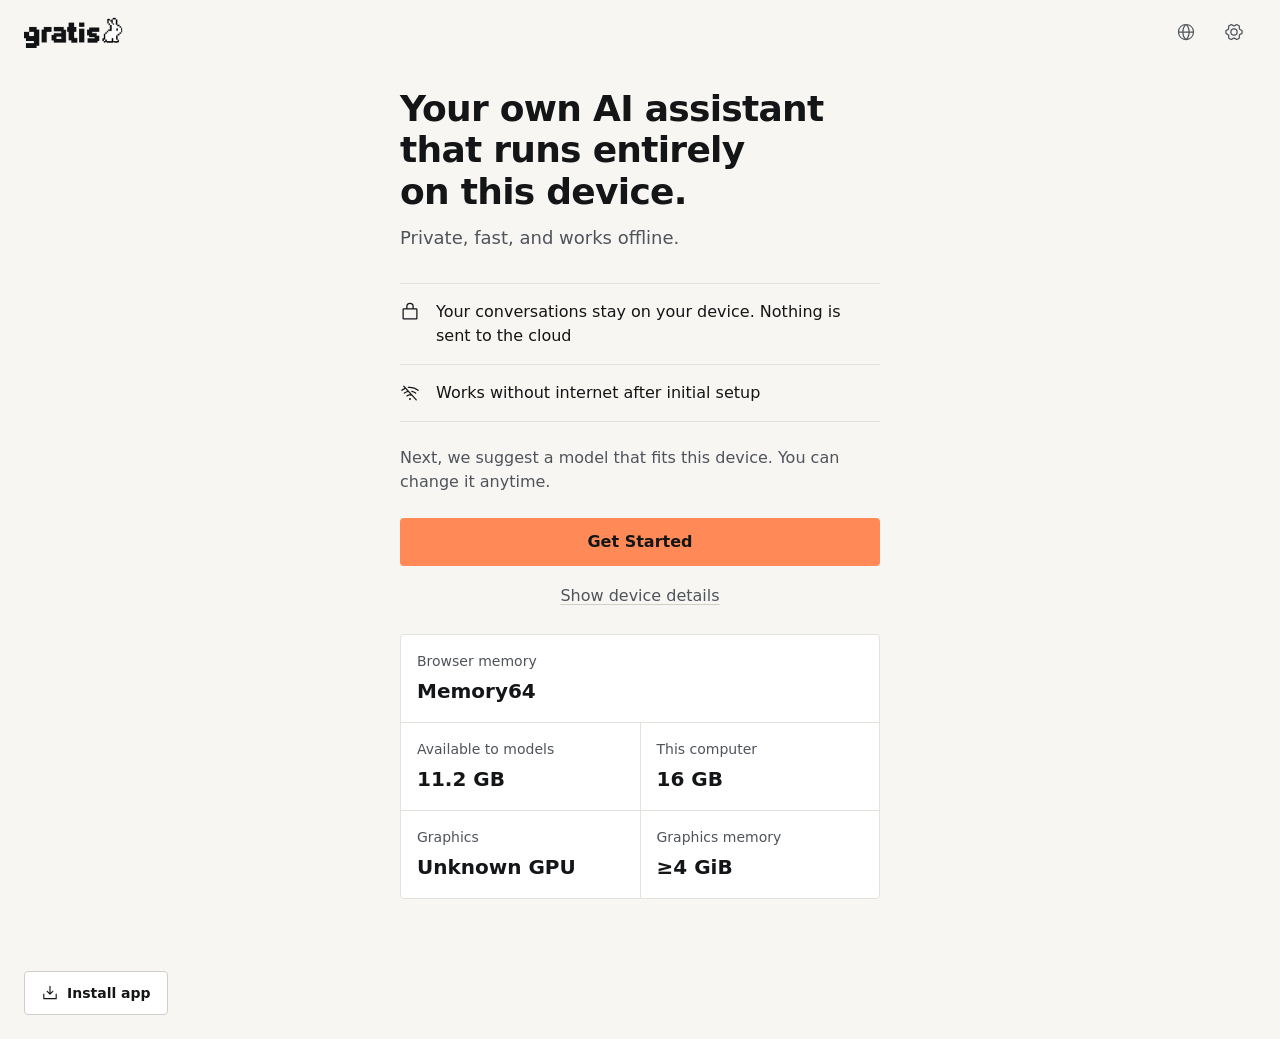
<file: app.html>
<!doctype html>
<html lang="en"><head>
<meta charset="utf-8">
<meta name="viewport" content="width=device-width, initial-scale=1">
<title>Gratis</title>
<meta name="description" content="Your own AI assistant that runs entirely on this device. Private, fast, and works offline.">
<meta property="og:title" content="Gratis">
<meta property="og:description" content="Your own AI assistant that runs entirely on this device. Private, fast, and works offline.">
<meta property="og:type" content="website">
<meta property="og:image" content="gratis-logo-con-bunny-6-10-07-cb6e.png">
<link rel="icon" href="favicon-32-5615.png">
<style>
:root{--bg:#F7F6F2;--surface:#FFFFFF;--sunk:#EFEEE8;--ink:#131517;--ink2:#4F545B;--line:#E3E2DC;--line2:#CFCEC7;--accent:#FF8A57;--accent-h:#FF7A40;--accent-d:#E2541C;--ok:#2F8F5B;--f:"Instrument Sans",system-ui,sans-serif;--m:"IBM Plex Mono",ui-monospace,monospace;--ease:cubic-bezier(0.32,0.72,0,1)}
*{box-sizing:border-box;margin:0;padding:0}
html{-webkit-text-size-adjust:100%}
body{background:var(--bg);color:var(--ink);font:400 16px/1.5 var(--f);overflow-x:hidden}
img{display:block;max-width:100%}
a{color:inherit}
ul,ol{list-style:none}
button,input,select,textarea{font:inherit;color:inherit}
:focus-visible{outline:2px solid var(--accent-d);outline-offset:2px}
.skip{position:absolute;left:-9999px;top:8px;background:var(--ink);color:#fff;padding:12px 16px;border-radius:4px;z-index:60}
.skip:focus{left:16px}
.mono{font-family:var(--m);font-weight:500}
.btn{display:inline-flex;align-items:center;justify-content:center;gap:8px;min-height:48px;padding:0 24px;border-radius:4px;font-weight:600;font-size:16px;text-decoration:none;border:1px solid transparent;cursor:pointer;transition:background-color .2s var(--ease),border-color .2s var(--ease),transform .1s}
.btn:active{transform:translateY(1px)}
.btn-primary{background:var(--accent);color:var(--ink)}
.btn-primary:hover{background:var(--accent-h)}
.btn-quiet{background:var(--surface);border-color:var(--line2)}
.btn-quiet:hover{border-color:var(--ink)}
.btn-text{background:none;border:0;min-height:44px;padding:0 8px;color:var(--ink2);font-weight:500;cursor:pointer;text-decoration:underline;text-underline-offset:3px;text-decoration-color:var(--line2)}
.btn-text:hover{color:var(--ink);text-decoration-color:var(--ink)}
.btn-wide{width:100%}
.btn-sm{min-height:44px;padding:0 16px}
.icon-btn{width:44px;height:44px;display:inline-grid;place-items:center;border-radius:4px;background:none;border:0;cursor:pointer;color:var(--ink2);transition:background-color .2s}
.icon-btn:hover{background:var(--sunk);color:var(--ink)}
.app{min-height:100vh;min-height:100dvh;display:flex;flex-direction:column}
.bar{display:flex;align-items:center;justify-content:space-between;height:64px;padding:0 12px 0 16px;gap:8px}
.logo{display:inline-flex;align-items:center;min-height:44px}
.logo img{height:32px;width:auto}
.bar-r{display:flex;align-items:center;gap:4px;position:relative}
.menu{position:absolute;right:0;top:52px;background:var(--surface);border:1px solid var(--line);border-radius:4px;padding:8px;width:208px;z-index:30;max-height:70vh;overflow:auto}
.menu button{display:flex;justify-content:space-between;align-items:center;width:100%;text-align:left;padding:0 12px;min-height:44px;border:0;background:none;border-radius:2px;cursor:pointer}
.menu button:hover{background:var(--sunk)}
.menu button[aria-checked=true]{font-weight:600}
.menu button[aria-checked=true]::after{content:"";width:8px;height:8px;background:var(--accent);border-radius:1px}
.stage{flex:1;display:flex;align-items:center;justify-content:center;padding:24px 20px 48px}
.col{width:100%;max-width:480px;animation:enter .5s var(--ease) both}
@keyframes enter{from{opacity:0;transform:translateY(8px)}to{opacity:1;transform:none}}
.foot{padding:16px}
.install{display:inline-flex;align-items:center;gap:8px;min-height:44px;padding:0 16px;border:1px solid var(--line2);border-radius:4px;background:var(--surface);text-decoration:none;font-weight:600;font-size:14px}
.install:hover{border-color:var(--ink)}
h1{font-size:30px;line-height:1.15;font-weight:600;letter-spacing:-0.02em;text-wrap:balance}
.sub{font-size:18px;color:var(--ink2);margin-top:12px}
.points{margin-top:32px;border-top:1px solid var(--line)}
.points li{display:grid;grid-template-columns:24px 1fr;gap:12px;padding:16px 0;border-bottom:1px solid var(--line);align-items:start}
.points svg{margin-top:2px}
.next{margin-top:24px;color:var(--ink2);text-wrap:pretty}
.actions{margin-top:24px;display:grid;gap:8px;justify-items:center}
.device{margin-top:16px;display:grid;grid-template-columns:1fr 1fr;gap:1px;background:var(--line);border:1px solid var(--line);border-radius:4px;overflow:hidden}
.device div{background:var(--surface);padding:16px}
.device dt{font-size:14px;color:var(--ink2)}
.device dd{font-size:20px;font-weight:600;margin-top:4px}
.device div:first-child{grid-column:1/-1}
.reveal-in{animation:enter .35s var(--ease) both}
dialog{border:1px solid var(--line);border-radius:4px;padding:0;width:min(560px,calc(100vw - 24px));max-height:calc(100dvh - 24px);background:var(--surface);color:var(--ink);margin:auto}
dialog::backdrop{background:rgba(19,21,23,.4)}
dialog[open]{animation:enter .3s var(--ease) both}
.dlg-head{display:flex;justify-content:space-between;align-items:center;padding:12px 12px 0 24px}
.dlg-head h2{font-size:20px;font-weight:600}
.tabs{display:flex;gap:4px;padding:8px 24px 0;border-bottom:1px solid var(--line)}
.tabs button{background:none;border:0;border-bottom:2px solid transparent;padding:0 8px;min-height:44px;cursor:pointer;color:var(--ink2);font-weight:500;margin-bottom:-1px}
.tabs button[aria-selected=true]{color:var(--ink);border-bottom-color:var(--ink)}
.dlg-body{padding:24px;overflow:auto}
.fl{font-weight:600;display:block}
.help{font-size:14px;color:var(--ink2);margin-top:4px;text-wrap:pretty}
textarea{width:100%;border:1px solid var(--line2);border-radius:4px;background:var(--surface);padding:12px;min-height:48px;margin-top:12px;resize:vertical}
textarea:focus{outline:2px solid var(--accent-d);outline-offset:0;border-color:transparent}
.set-row{display:flex;justify-content:space-between;align-items:flex-start;gap:16px;padding:24px 0;border-bottom:1px solid var(--line)}
.switch{flex:none;width:52px;height:44px;border:0;background:none;position:relative;cursor:pointer}
.switch::before{content:"";position:absolute;left:4px;top:8px;width:44px;height:28px;border-radius:14px;background:var(--line2);transition:background-color .2s}
.switch::after{content:"";position:absolute;top:11px;left:7px;width:22px;height:22px;border-radius:50%;background:#fff;transition:transform .2s var(--ease)}
.switch[aria-checked=true]::before{background:var(--ink)}
.switch[aria-checked=true]::after{transform:translateX(16px)}
.keys-h{margin-top:24px}
.keys{margin-top:8px}
.keys div{display:flex;justify-content:space-between;align-items:center;padding:12px 0;border-bottom:1px solid var(--line);font-size:14px}
kbd{font-family:var(--m);font-size:12px;border:1px solid var(--line2);border-radius:2px;padding:2px 8px;background:var(--sunk);color:var(--ink2)}
.ph{border:1px dashed var(--line2);border-radius:4px;padding:24px;color:var(--ink2);font-size:14px}
.dlg-foot{display:flex;align-items:center;gap:12px;padding:16px 24px;border-top:1px solid var(--line);font-size:14px}
.dlg-foot .ver{color:var(--ink2)}
.dlg-foot .btn{margin-left:auto}
@media (min-width:720px){.bar{padding:0 24px}h1{font-size:36px}.foot{padding:24px}}
@media (prefers-reduced-motion:reduce){*,*::before,*::after{animation:none!important;transition:none!important}}
</style>
</head>
<body>
<a class="skip" href="#main">Skip to content</a>
<div class="app">
 <header class="bar">
  <a class="logo" href="index.html"><img src="gratis-logo-con-bunny-6-10-07-cb6e.png" alt="Gratis home" width="99" height="32"></a>
  <div class="bar-r">
   <button class="icon-btn" id="langBtn" aria-label="Change language" aria-haspopup="true" aria-expanded="false" aria-controls="langMenu"><svg xmlns="http://www.w3.org/2000/svg" viewBox="0 0 256 256" fill="currentColor" width="20" height="20" aria-hidden="true"><path d="M128,24h0A104,104,0,1,0,232,128,104.12,104.12,0,0,0,128,24Zm87.62,96H175.79C174,83.49,159.94,57.67,148.41,42.4A88.19,88.19,0,0,1,215.63,120ZM96.23,136h63.54c-2.31,41.61-22.23,67.11-31.77,77C118.45,203.1,98.54,177.6,96.23,136Zm0-16C98.54,78.39,118.46,52.89,128,43c9.55,9.93,29.46,35.43,31.77,77Zm11.36-77.6C96.06,57.67,82,83.49,80.21,120H40.37A88.19,88.19,0,0,1,107.59,42.4ZM40.37,136H80.21c1.82,36.51,15.85,62.33,27.38,77.6A88.19,88.19,0,0,1,40.37,136Zm108,77.6c11.53-15.27,25.56-41.09,27.38-77.6h39.84A88.19,88.19,0,0,1,148.41,213.6Z"></path></svg></button>
   <div class="menu" id="langMenu" role="menu" aria-label="Language" hidden="">
    <button role="menuitemradio" aria-checked="true" lang="en">English</button><button role="menuitemradio" aria-checked="false" lang="es">Español</button><button role="menuitemradio" aria-checked="false" lang="fr">Français</button><button role="menuitemradio" aria-checked="false" lang="de">Deutsch</button><button role="menuitemradio" aria-checked="false" lang="it">Italiano</button><button role="menuitemradio" aria-checked="false" lang="pt">Português</button><button role="menuitemradio" aria-checked="false" lang="nl">Nederlands</button><button role="menuitemradio" aria-checked="false" lang="pl">Polski</button><button role="menuitemradio" aria-checked="false" lang="ru">Русский</button><button role="menuitemradio" aria-checked="false" lang="ja">日本語</button><button role="menuitemradio" aria-checked="false" lang="zh">中文</button>
   </div>
   <button class="icon-btn" id="setBtn" aria-label="Open settings" aria-haspopup="dialog"><svg xmlns="http://www.w3.org/2000/svg" viewBox="0 0 256 256" fill="currentColor" width="20" height="20" aria-hidden="true"><path d="M128,80a48,48,0,1,0,48,48A48.050,48.05,0,0,0,128,80Zm0,80a32,32,0,1,1,32-32A32,32,0,0,1,128,160Zm109.94-52.79a8,8,0,0,0-3.89-5.4l-29.83-17-.12-33.62a8,8,0,0,0-2.83-6.08,111.91,111.91,0,0,0-36.72-20.67,8,8,0,0,0-6.46.59L128,41.85,97.88,25a8,8,0,0,0-6.47-.6A112.1,112.1,0,0,0,54.73,45.15a8,8,0,0,0-2.83,6.07l-.15,33.65-29.83,17a8,8,0,0,0-3.89,5.4,106.47,106.47,0,0,0,0,41.56,8,8,0,0,0,3.89,5.4l29.83,17,.12,33.62a8,8,0,0,0,2.83,6.08,111.91,111.91,0,0,0,36.72,20.67,8,8,0,0,0,6.46-.59L128,214.15,158.12,231a7.91,7.91,0,0,0,3.9,1,8.09,8.09,0,0,0,2.57-.42,112.1,112.1,0,0,0,36.68-20.73,8,8,0,0,0,2.83-6.07l.15-33.65,29.83-17a8,8,0,0,0,3.89-5.4A106.47,106.47,0,0,0,237.94,107.21Zm-15,34.91-28.57,16.25a8,8,0,0,0-3,3c-.58,1-1.19,2.06-1.81,3.06a7.94,7.94,0,0,0-1.22,4.21l-.15,32.25a95.89,95.89,0,0,1-25.37,14.3L134,199.13a8,8,0,0,0-3.91-1h-.19c-1.21,0-2.43,0-3.64,0a8.08,8.08,0,0,0-4.1,1l-28.84,16.1A96,96,0,0,1,67.88,201l-.11-32.2a8,8,0,0,0-1.22-4.22c-.62-1-1.23-2-1.8-3.06a8.09,8.09,0,0,0-3-3.06l-28.6-16.29a90.49,90.49,0,0,1,0-28.26L61.67,97.63a8,8,0,0,0,3-3c.58-1,1.19-2.06,1.81-3.06a7.94,7.94,0,0,0,1.22-4.21l.15-32.25a95.89,95.89,0,0,1,25.37-14.3L122,56.87a8,8,0,0,0,4.1,1c1.21,0,2.43,0,3.64,0a8.08,8.08,0,0,0,4.1-1l28.84-16.1A96,96,0,0,1,188.12,55l.11,32.2a8,8,0,0,0,1.22,4.22c.62,1,1.23,2,1.8,3.06a8.09,8.09,0,0,0,3,3.06l28.6,16.29A90.49,90.49,0,0,1,222.9,142.12Z"></path></svg></button>
  </div>
 </header>

 <main class="stage" id="main">
  <div class="col">
   <h1>Your own AI assistant that runs entirely on this device.</h1>
   <p class="sub">Private, fast, and works offline.</p>
   <ul class="points">
    <li><svg xmlns="http://www.w3.org/2000/svg" viewBox="0 0 256 256" fill="currentColor" width="20" height="20" aria-hidden="true"><path d="M208,80H176V56a48,48,0,0,0-96,0V80H48A16,16,0,0,0,32,96V208a16,16,0,0,0,16,16H208a16,16,0,0,0,16-16V96A16,16,0,0,0,208,80ZM96,56a32,32,0,0,1,64,0V80H96ZM208,208H48V96H208V208Z"></path></svg><span>Your conversations stay on your device. Nothing is sent to the cloud</span></li>
    <li><svg xmlns="http://www.w3.org/2000/svg" viewBox="0 0 256 256" fill="currentColor" width="20" height="20" aria-hidden="true"><path d="M213.92,210.62a8,8,0,1,1-11.84,10.76l-52-57.15a60,60,0,0,0-57.41,7.24,8,8,0,1,1-9.42-12.93A75.43,75.43,0,0,1,128,144c1.28,0,2.55,0,3.82.1L104.9,114.49A108,108,0,0,0,61,135.31,8,8,0,0,1,49.73,134,8,8,0,0,1,51,122.77a124.27,124.27,0,0,1,41.71-21.66L69.37,75.4a155.43,155.43,0,0,0-40.29,24A8,8,0,0,1,18.92,87,171.87,171.87,0,0,1,58,62.86L42.08,45.38A8,8,0,1,1,53.92,34.62ZM128,192a12,12,0,1,0,12,12A12,12,0,0,0,128,192ZM237.08,87A172.3,172.3,0,0,0,106,49.4a8,8,0,1,0,2,15.87A158.33,158.33,0,0,1,128,64a156.25,156.25,0,0,1,98.92,35.37A8,8,0,0,0,237.08,87ZM195,135.31a8,8,0,0,0,11.24-1.3,8,8,0,0,0-1.3-11.24,124.25,124.25,0,0,0-51.73-24.2A8,8,0,1,0,150,114.24,108.12,108.12,0,0,1,195,135.31Z"></path></svg><span>Works without internet after initial setup</span></li>
   </ul>
   <p class="next">Next, we suggest a model that fits this device. You can change it anytime.</p>
   <div class="actions">
    <a class="btn btn-primary btn-wide" href="app-pick.html">Get Started</a>
    <button class="btn-text" id="devBtn" aria-expanded="false" aria-controls="device">Show device details</button>
   </div>
   <dl class="device" id="device" hidden="" aria-label="Device details">
    <div><dt>Browser memory</dt><dd>Memory64</dd></div>
    <div><dt>Available to models</dt><dd>11.2 GB</dd></div>
    <div><dt>This computer</dt><dd>16 GB</dd></div>
    <div><dt>Graphics</dt><dd>Unknown GPU</dd></div>
    <div><dt>Graphics memory</dt><dd>≥4 GiB</dd></div>
   </dl>
  </div>
 </main>

 <footer class="foot">
  <a class="install" href="https://gratis.trueperformancenetwork.com/get-app"><svg xmlns="http://www.w3.org/2000/svg" viewBox="0 0 256 256" fill="currentColor" width="18" height="18" aria-hidden="true"><path d="M224,144v64a8,8,0,0,1-8,8H40a8,8,0,0,1-8-8V144a8,8,0,0,1,16,0v56H208V144a8,8,0,0,1,16,0Zm-101.66,5.66a8,8,0,0,0,11.32,0l40-40a8,8,0,0,0-11.32-11.32L136,124.69V32a8,8,0,0,0-16,0v92.69L93.66,98.34a8,8,0,0,0-11.32,11.32Z"></path></svg>Install app</a>
 </footer>
</div>

<dialog id="settings" aria-labelledby="set-h">
 <div class="dlg-head"><h2 id="set-h">Settings</h2><button class="icon-btn" data-close="" aria-label="Close settings"><svg xmlns="http://www.w3.org/2000/svg" viewBox="0 0 256 256" fill="currentColor" width="20" height="20" aria-hidden="true"><path d="M205.66,194.34a8,8,0,0,1-11.32,11.32L128,139.31,61.66,205.66a8,8,0,0,1-11.32-11.32L116.69,128,50.34,61.66A8,8,0,0,1,61.66,50.34L128,116.69l66.34-66.35a8,8,0,0,1,11.32,11.32L139.31,128Z"></path></svg></button></div>
 <div class="tabs" role="tablist" aria-label="Settings sections">
  <button role="tab" id="t-basic" aria-controls="p-basic" aria-selected="true">Basic</button>
  <button role="tab" id="t-adv" aria-controls="p-adv" aria-selected="false" tabindex="-1">Advanced</button>
  <button role="tab" id="t-mod" aria-controls="p-mod" aria-selected="false" tabindex="-1">Models</button>
 </div>
 <div class="dlg-body">
  <div role="tabpanel" id="p-basic" aria-labelledby="t-basic">
   <label class="fl" for="ci">Custom Instructions</label>
   <p class="help" id="ci-h">Tell the AI how to behave. For example: "Always reply in French" or "Explain things simply".</p>
   <textarea id="ci" rows="3" aria-describedby="ci-h"></textarea>
   <div class="set-row"><div><p class="fl" id="st-l">Speed tips in chat</p><p class="help">Once per session, suggest a faster model when replies are slow, or a smarter one when they are very fast.</p></div><button class="switch" role="switch" aria-checked="true" aria-labelledby="st-l"></button></div>
   <h3 class="fl keys-h">Keyboard Shortcuts</h3>
   <dl class="keys">
    <div><dt>New Chat</dt><dd><kbd>[KEYS]</kbd></dd></div>
    <div><dt>Toggle Sidebar</dt><dd><kbd>[KEYS]</kbd></dd></div>
    <div><dt>Settings</dt><dd><kbd>[KEYS]</kbd></dd></div>
    <div><dt>Stop Generation</dt><dd><kbd>[KEYS]</kbd></dd></div>
    <div><dt>Close Modal</dt><dd><kbd>[KEYS]</kbd></dd></div>
   </dl>
  </div>
  <div role="tabpanel" id="p-adv" aria-labelledby="t-adv" hidden=""><p class="ph">[ADVANCED SETTINGS: copy and controls from the live app]</p></div>
  <div role="tabpanel" id="p-mod" aria-labelledby="t-mod" hidden=""><p class="ph">[MODELS SETTINGS: copy and controls from the live app]</p></div>
 </div>
 <div class="dlg-foot"><span class="mono">v0.49.0</span><span class="mono ver">e6c5677</span><button class="btn btn-quiet btn-sm">Update app</button></div>
</dialog>

<script>
(function(){
 var lb=document.getElementById('langBtn'),lm=document.getElementById('langMenu');
 function closeL(f){lm.hidden=true;lb.setAttribute('aria-expanded','false');if(f)lb.focus()}
 lb.addEventListener('click',function(){var o=lm.hidden;lm.hidden=!o;lb.setAttribute('aria-expanded',String(o));if(o)lm.querySelector('[aria-checked=true]').focus()});
 lm.addEventListener('click',function(e){var b=e.target.closest('button');if(!b)return;lm.querySelectorAll('button').forEach(function(x){x.setAttribute('aria-checked',String(x===b))});closeL(true)});
 document.addEventListener('click',function(e){if(!lm.hidden&&!lm.contains(e.target)&&!lb.contains(e.target))closeL()});
 document.addEventListener('keydown',function(e){if(e.key==='Escape'&&!lm.hidden)closeL(true)});
 var sb=document.getElementById('setBtn'),dlg=document.getElementById('settings');
 sb.addEventListener('click',function(){dlg.showModal()});
 dlg.querySelector('[data-close]').addEventListener('click',function(){dlg.close()});
 dlg.addEventListener('click',function(e){if(e.target===dlg)dlg.close()});
 var tabs=[].slice.call(dlg.querySelectorAll('[role=tab]'));
 function sel(t){tabs.forEach(function(x){var s=x===t;x.setAttribute('aria-selected',String(s));x.tabIndex=s?0:-1;document.getElementById(x.getAttribute('aria-controls')).hidden=!s});t.focus()}
 tabs.forEach(function(t,i){t.addEventListener('click',function(){sel(t)});t.addEventListener('keydown',function(e){if(e.key==='ArrowRight')sel(tabs[(i+1)%tabs.length]);if(e.key==='ArrowLeft')sel(tabs[(i+tabs.length-1)%tabs.length])})});
 document.querySelectorAll('[role=switch]').forEach(function(s){s.addEventListener('click',function(){s.setAttribute('aria-checked',String(s.getAttribute('aria-checked')!=='true'))})});
 var db=document.getElementById('devBtn'),dv=document.getElementById('device');
 db.addEventListener('click',function(){var o=dv.hidden;dv.hidden=!o;dv.classList.toggle('reveal-in',o);db.setAttribute('aria-expanded',String(o));db.textContent=o?'Hide device details':'Show device details'});
})();
</script>


</body></html>
</file>
